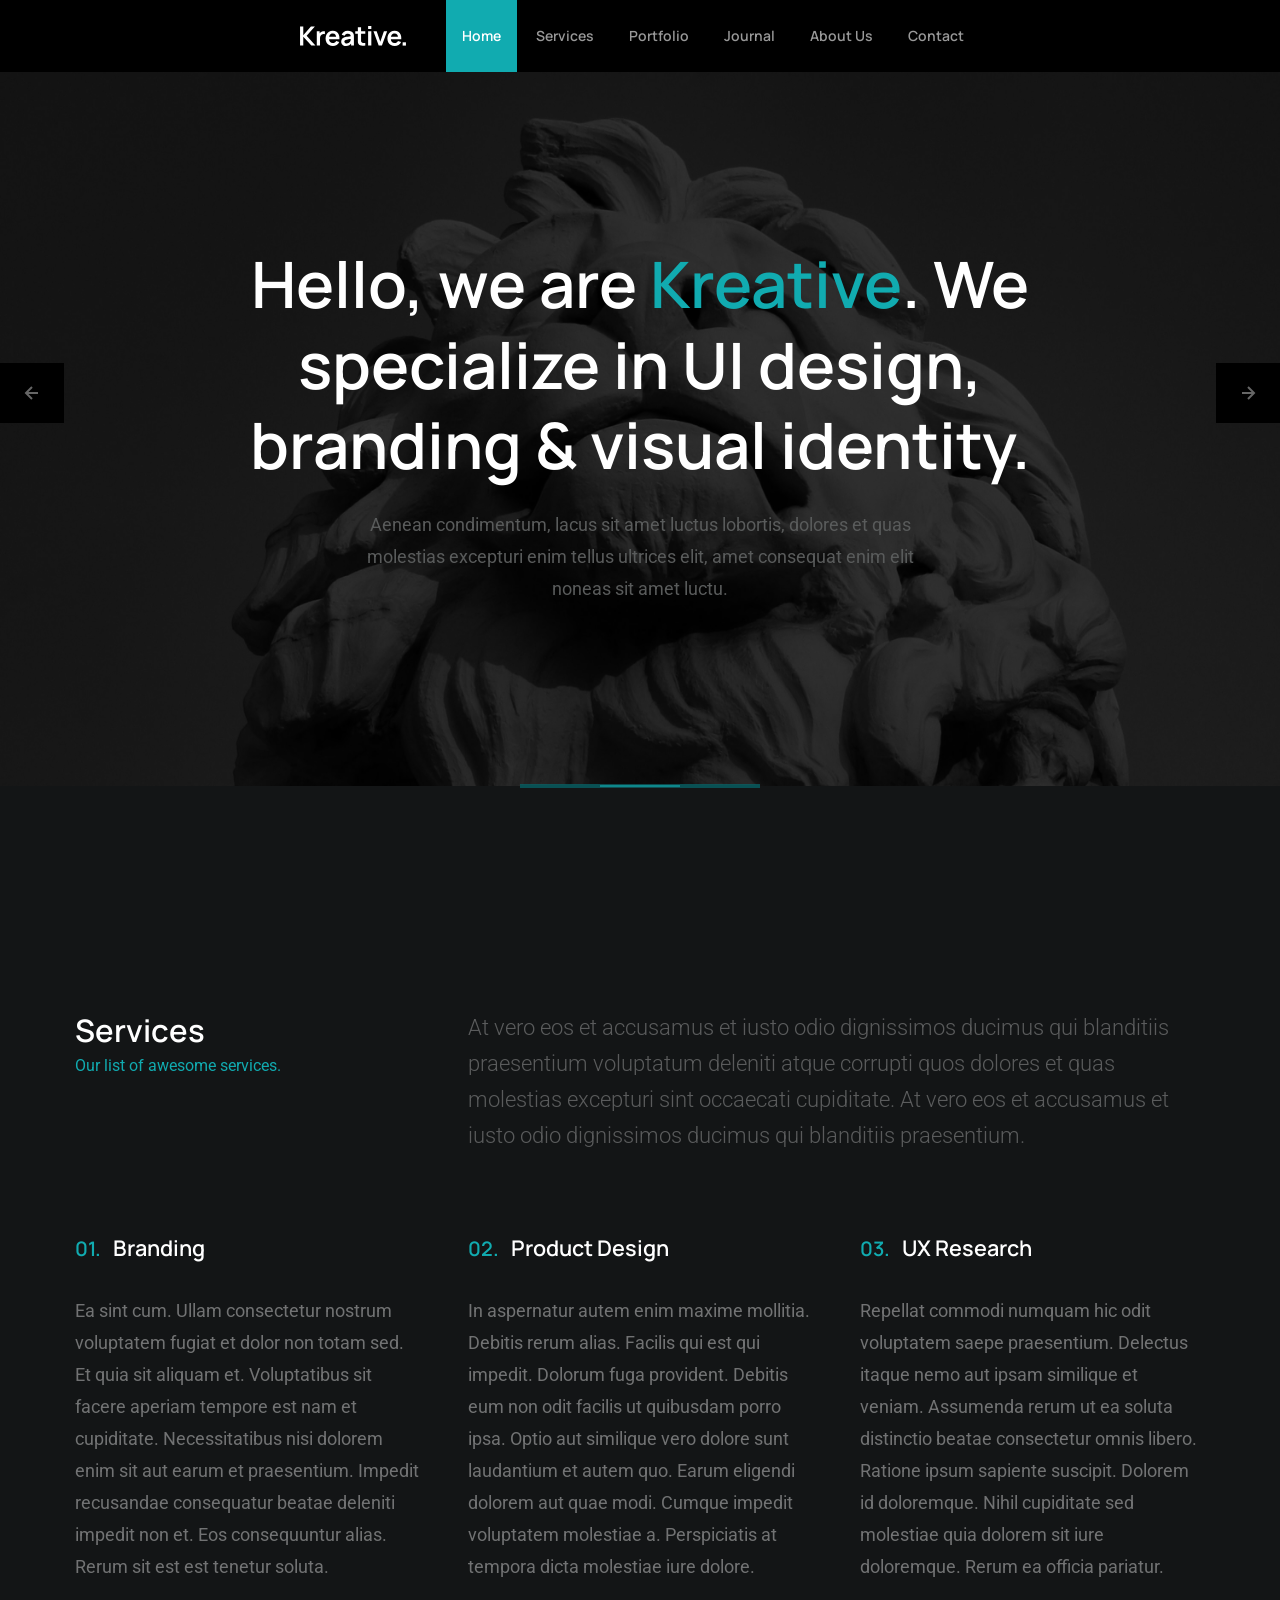
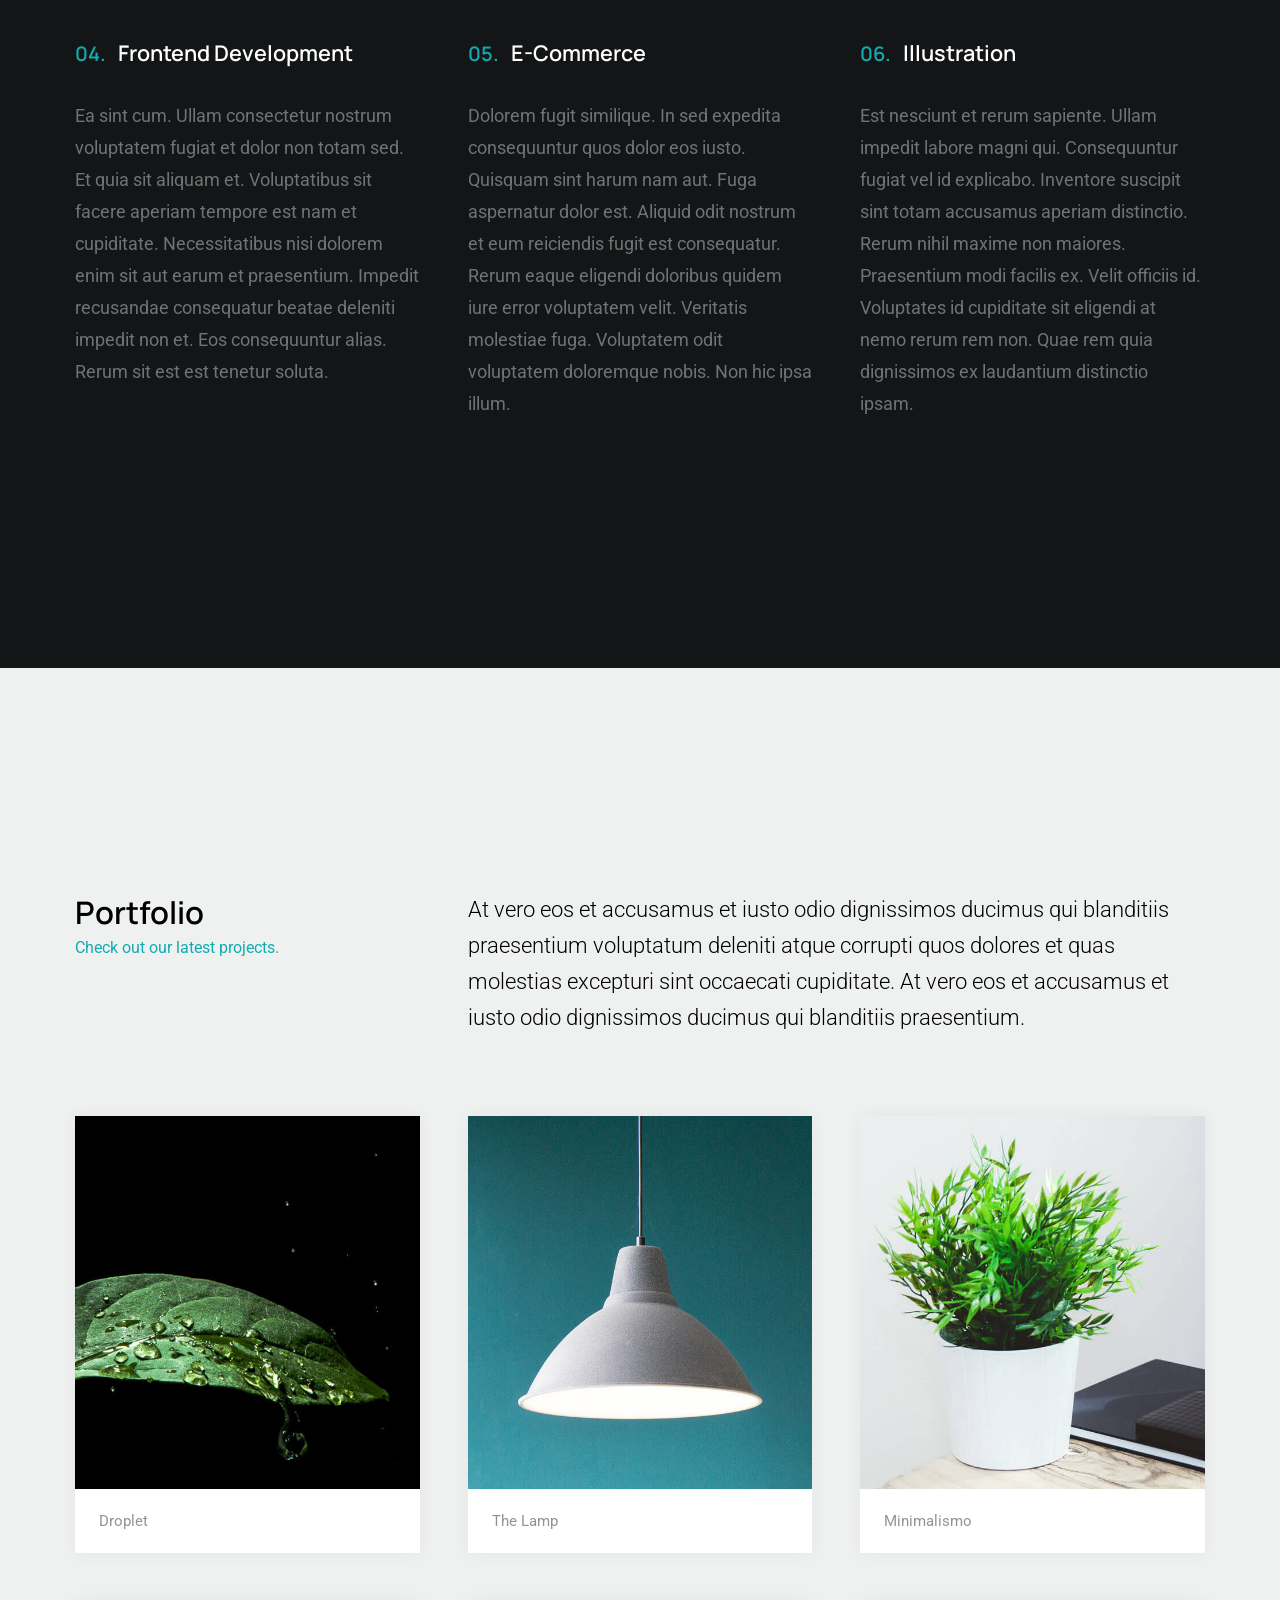
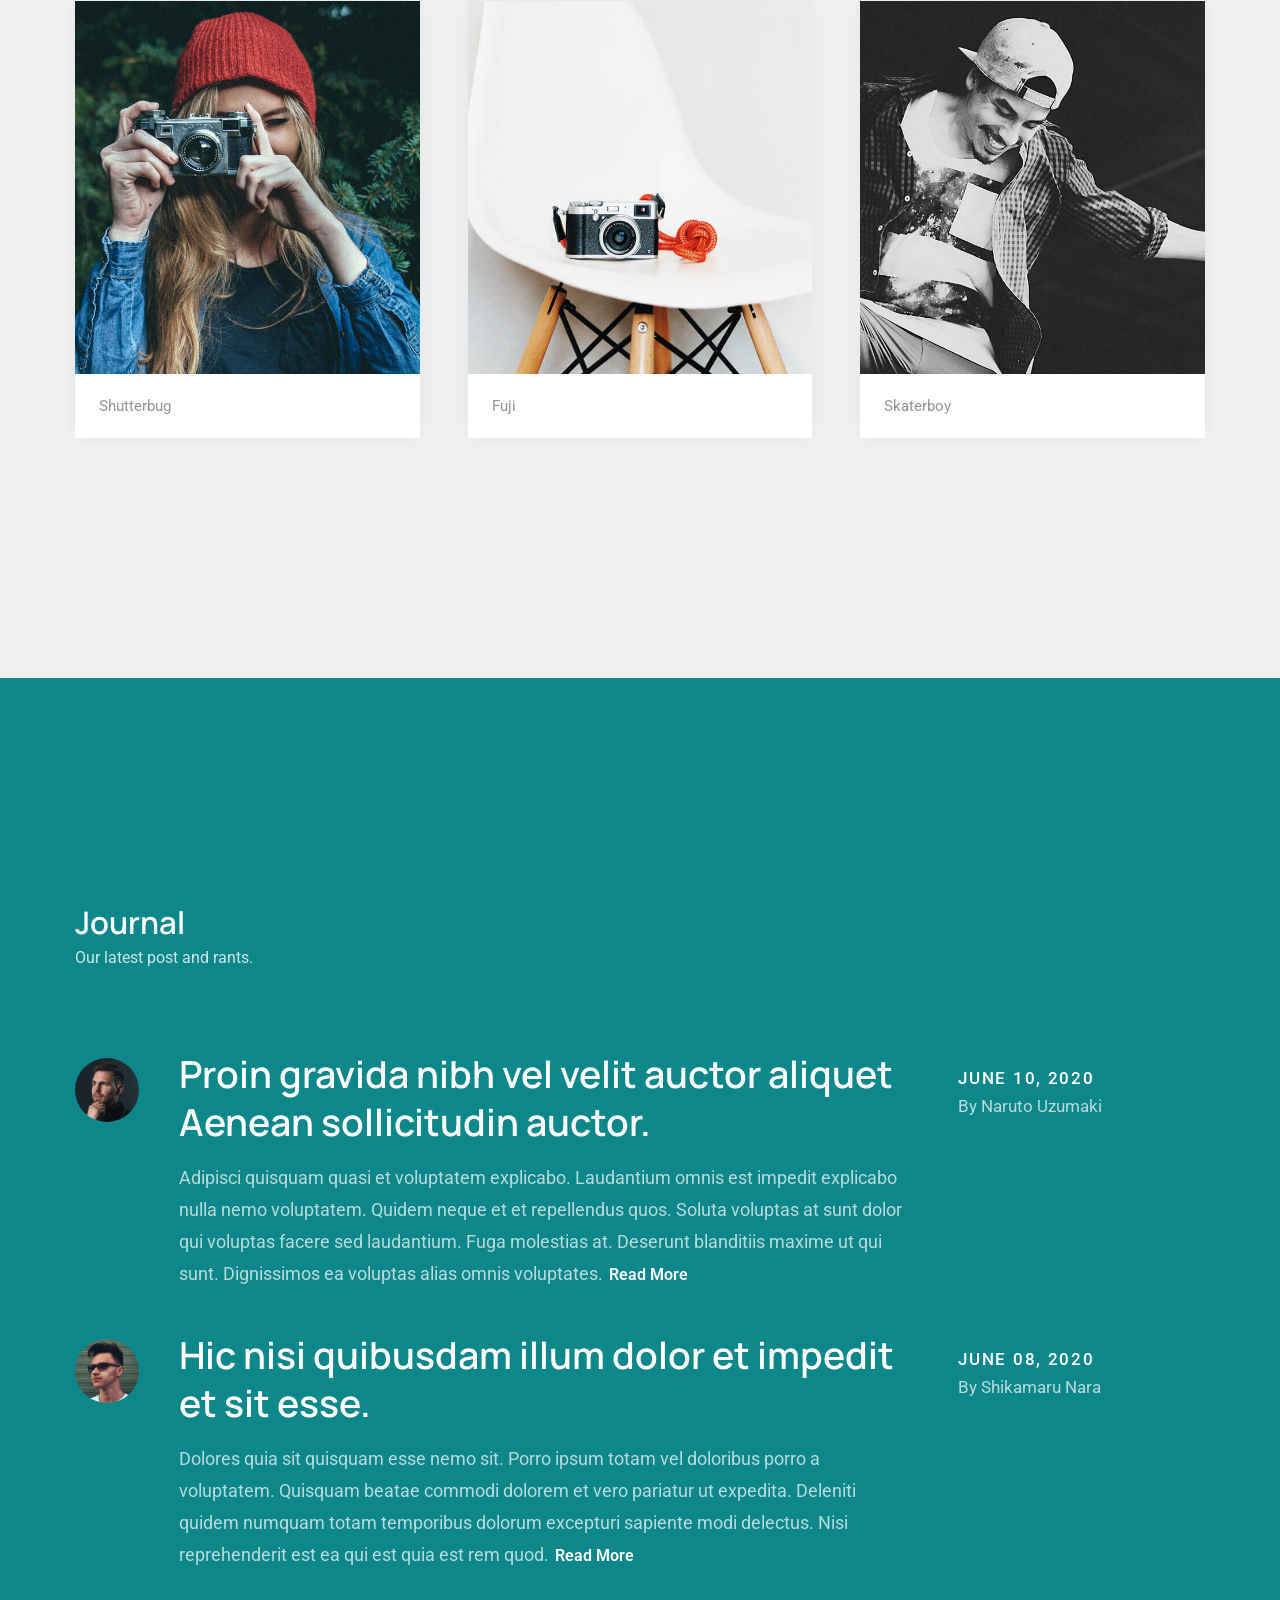
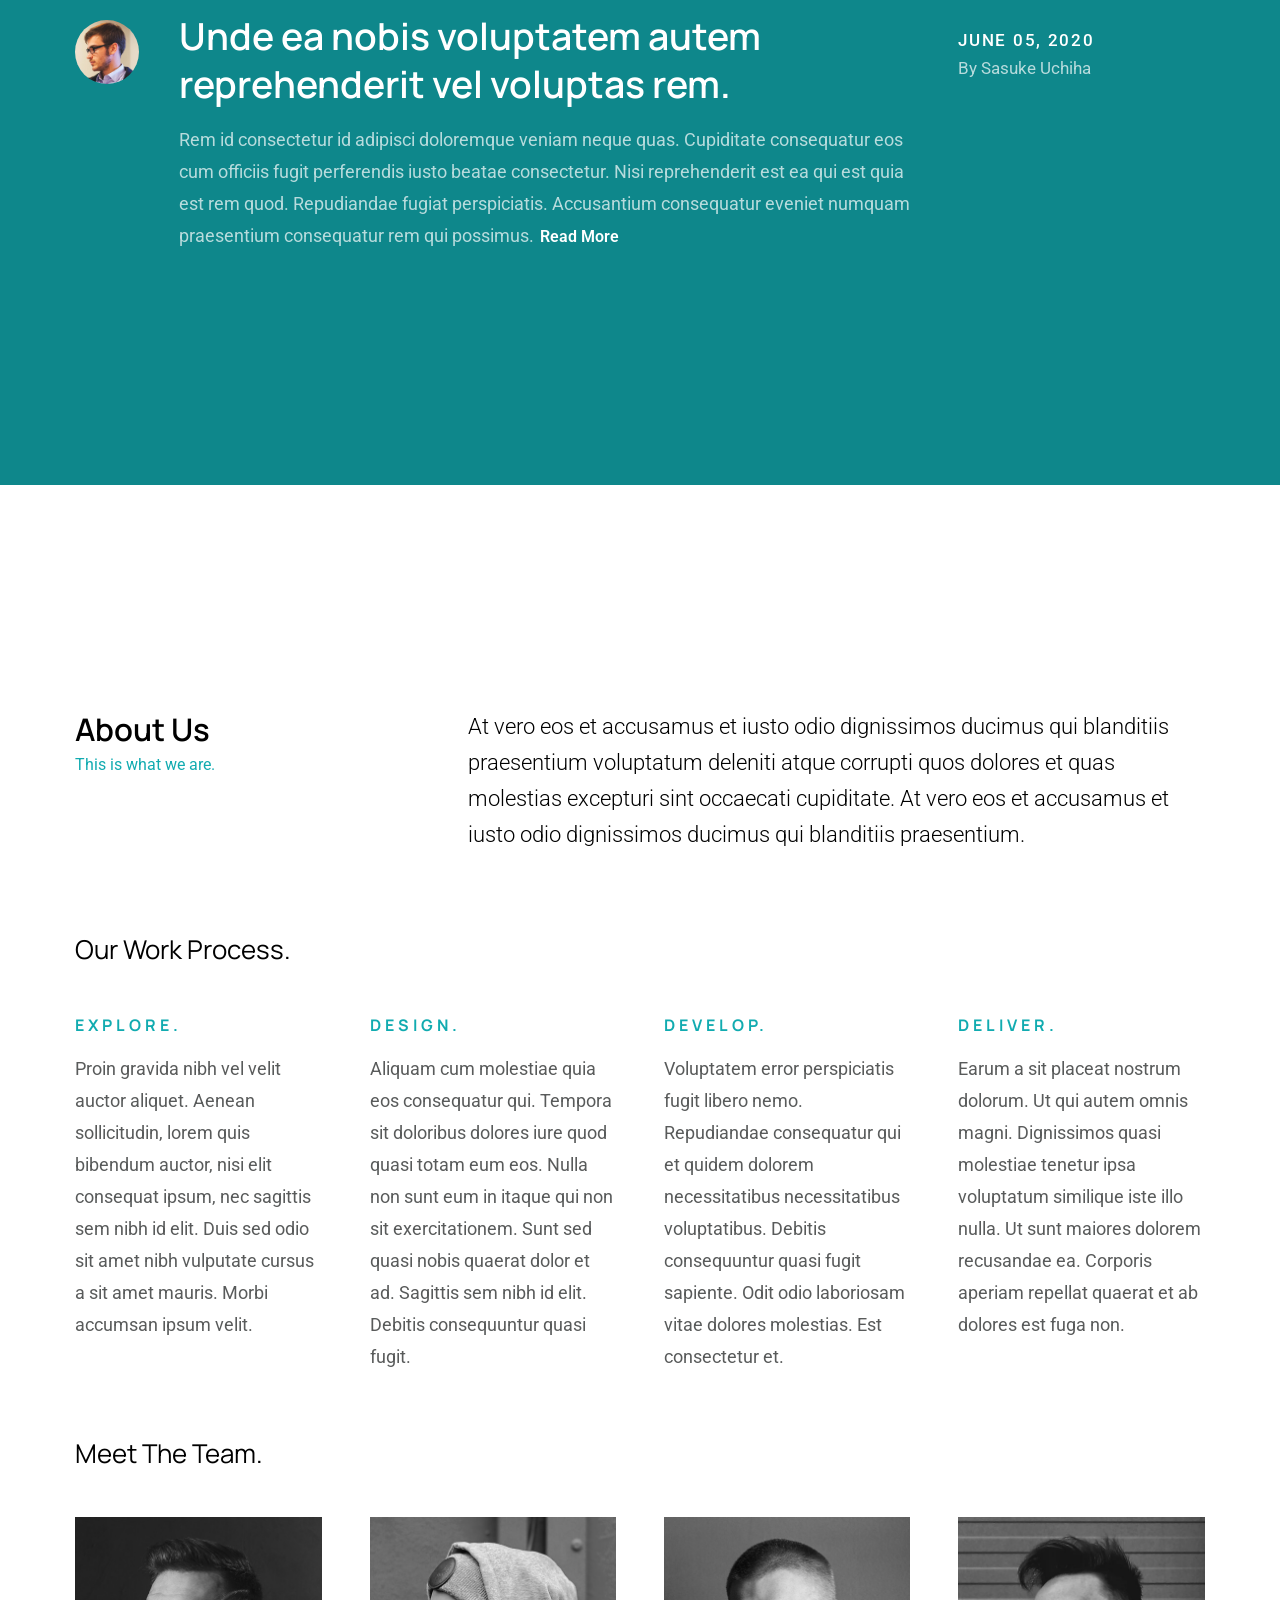
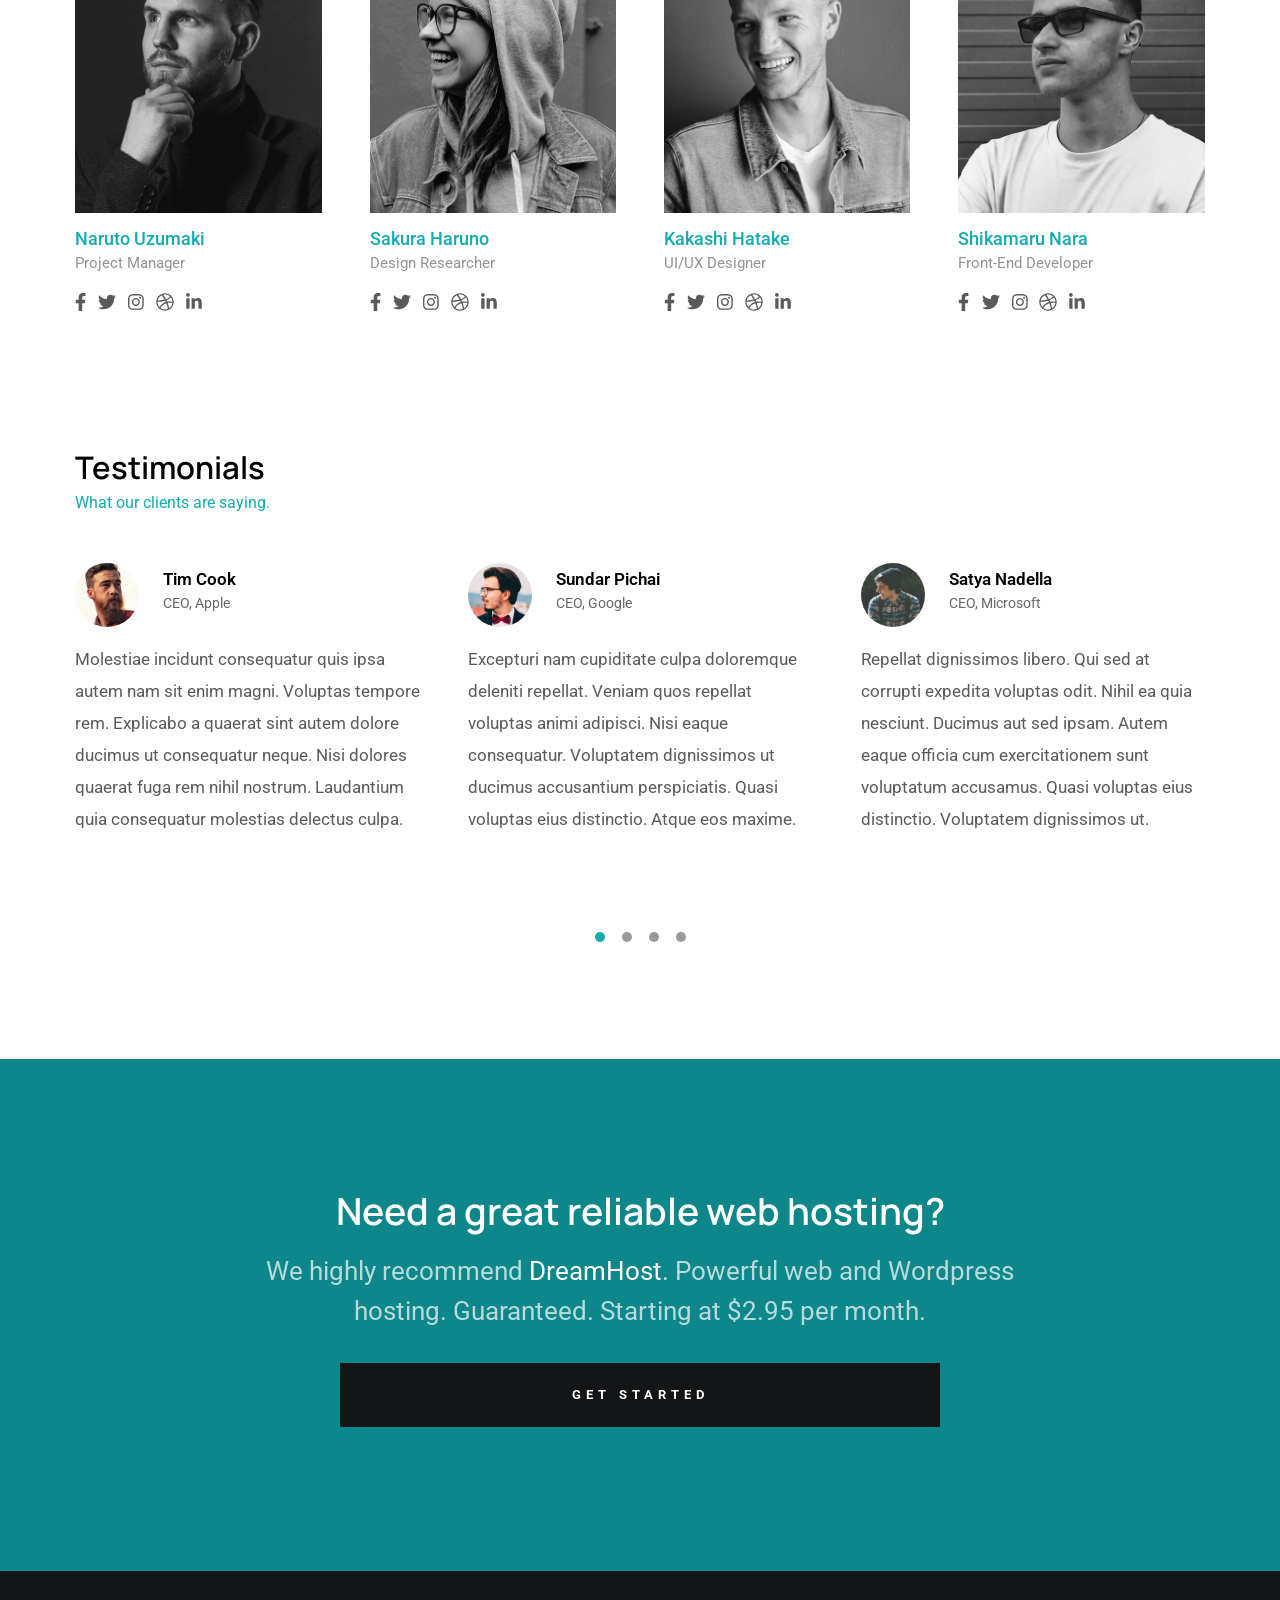
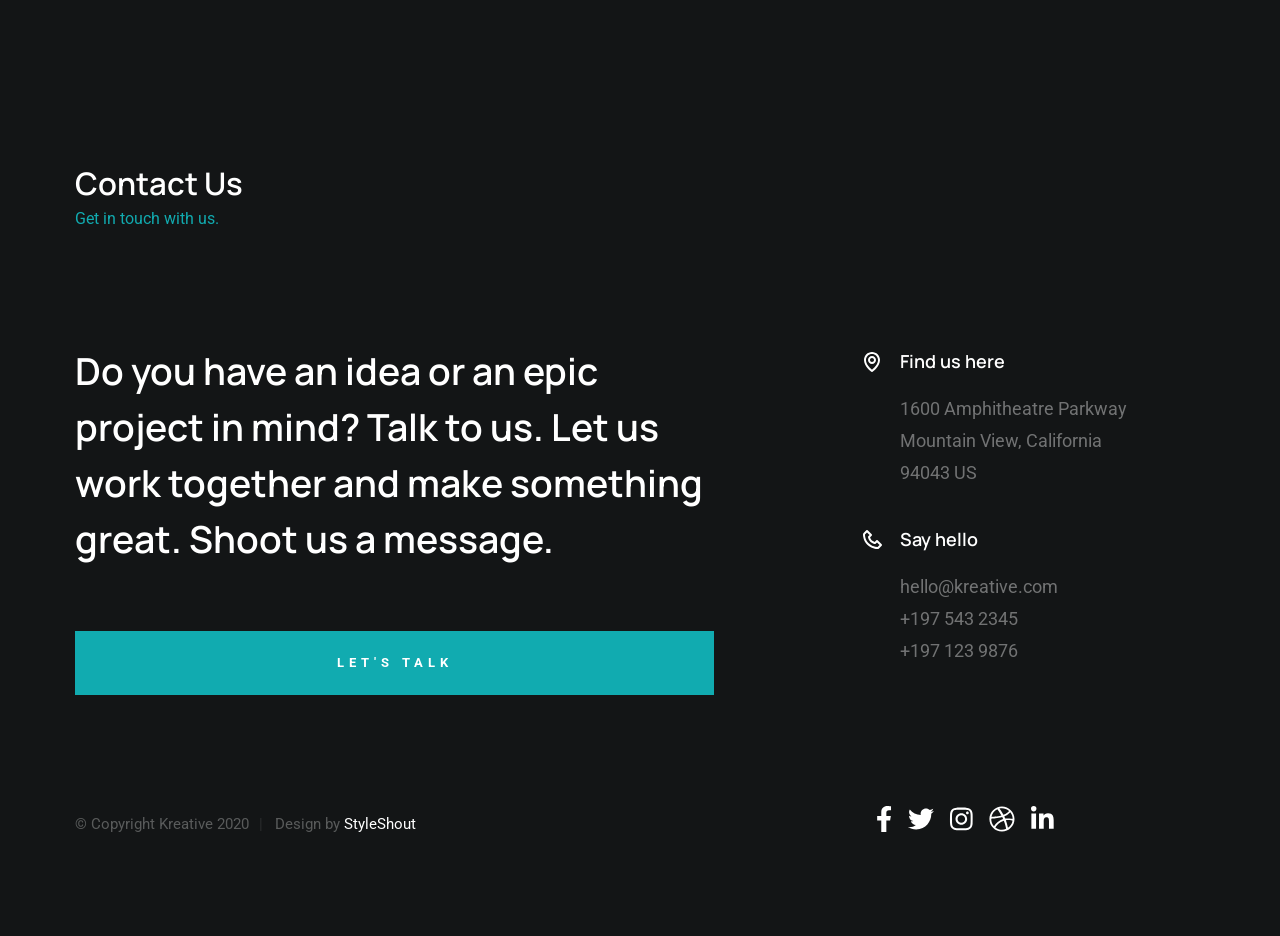
<file: index.html>
<!DOCTYPE html>
<html class="no-js" lang="en">
<head>

    <!--- basic page needs
    ================================================== -->
    <meta charset="utf-8">
    <title>Kreative</title>
    <meta name="description" content="">
    <meta name="author" content="">

    <!-- mobile specific metas
    ================================================== -->
    <meta name="viewport" content="width=device-width, initial-scale=1">

    <!-- CSS
    ================================================== -->
    <link rel="stylesheet" href="css/styles.css">
    <link rel="stylesheet" href="css/vendor.css">

    <!-- script
    ================================================== -->
    <script src="js/modernizr.js"></script>
    <script defer src="js/fontawesome/all.min.js"></script>

    <!-- favicons
    ================================================== -->
    <link rel="apple-touch-icon" sizes="180x180" href="apple-touch-icon.png">
    <link rel="icon" type="image/png" sizes="32x32" href="favicon-32x32.png">
    <link rel="icon" type="image/png" sizes="16x16" href="favicon-16x16.png">
    <link rel="manifest" href="site.webmanifest">

</head>

<body id="top">


    <!-- preloader
    ================================================== -->
    <div id="preloader">
        <div id="loader"></div>
    </div>


    <!-- header
    ================================================== -->
    <header class="s-header">
        <div class="row">

            <div class="s-header__logo">
                <a href="index.html">
                    <img src="images/logo.svg" alt="Homepage">
                </a>
            </div>

            <nav class="s-header__nav">
                <ul>
                    <li class="current"><a class="smoothscroll" href="#home">Home</a></li>
                    <li><a class="smoothscroll" href="#services">Services</a></li>
                    <li><a class="smoothscroll" href="#portfolio">Portfolio</a></li>
                    <li><a class="smoothscroll" href="#blog">Journal</a></li>
                    <li><a class="smoothscroll" href="#about">About Us</a></li>
                    <li><a class="smoothscroll" href="#contact">Contact</a></li>
                </ul>
            </nav>

            <a class="s-header__menu-toggle" href="#0" title="Menu">
                <span class="s-header__menu-icon"></span>
            </a>

        </div> <!-- end row -->
    </header> <!-- end s-header -->


    <!-- home
    ================================================== -->
    <section id="home" class="s-home target-section" data-parallax="scroll" data-image-src="images/hero-bg.jpg" data-natural-width="3000" data-natural-height="2000">

        <div class="s-home__content">

            <div class="s-home__slider">

                <div class="s-home__slide s-home__slide--1">
                    <div class="row">
                        <div class="column large-12 s-home__slide-text">
                            <h2>
                            Hello, we are <span>Kreative</span>.
                            We specialize in UI design, branding & visual identity.
                            </h2>
                            <p>
                            Aenean condimentum, lacus sit amet luctus lobortis, 
                            dolores et quas molestias excepturi enim tellus ultrices 
                            elit, amet consequat enim elit noneas sit amet luctu.
                            </p>
                        </div>
                    </div>
                </div> <!-- end s-home__slide -->

                <div class="s-home__slide s-home__slide--2">
                    <div class="row">
                        <div class="column large-12 s-home__slider-text">
                            <h2>
                            See some of <a href="#portfolio" title="">our works</a> or 
                            <a href="#contact" title="">get in
                            touch</a> to discuss how we could help you.
                            </h2>
                            <p>
                            Expedita tempora nostrum. Quidem sit consequatur. Inventore 
                            aut ut necessitatibus. Corporis suscipit quis consequatur aut 
                            aliquid vitae et architecto nam.
                            </p>
                        </div>
                    </div>
                </div> <!-- end s-home__slide -->

            </div> <!-- end s-home__slider -->

        </div> <!-- end s-home__content -->

        <div class="s-home__nav-arrows">
            <div class="s-home__arrow-prev">
                <svg xmlns="http://www.w3.org/2000/svg" width="24" height="24" viewBox="0 0 24 24"><path d="M12.707 17.293L8.414 13H18v-2H8.414l4.293-4.293-1.414-1.414L4.586 12l6.707 6.707z"/></svg>
            </div>
            <div class="s-home__arrow-next">
                <svg xmlns="http://www.w3.org/2000/svg" width="24" height="24" viewBox="0 0 24 24"><path d="M11.293 17.293l1.414 1.414L19.414 12l-6.707-6.707-1.414 1.414L15.586 11H6v2h9.586z"/></svg>
            </div>
        </div> <!-- end s-home__nav-arrows -->

        <div class="s-home__line"></div>

    </section> <!-- end s-home -->


    <!-- services
    ================================================== -->
    <section id="services" class="s-services target-section s-dark">

        <div class="row section-head">
            <div class="column large-3 medium-12" data-aos="fade-up">
                <h2>Services</h2>
                <p class="desc">Our list of awesome services.</p>
            </div>

            <div class="column large-8 medium-12 align-x-right" data-aos="fade-up">
                <p class="lead">
                At vero eos et accusamus et iusto odio dignissimos ducimus qui blanditiis 
                praesentium voluptatum deleniti atque corrupti quos dolores et quas molestias 
                excepturi sint occaecati cupiditate. At vero eos et accusamus et iusto odio 
                dignissimos ducimus qui blanditiis praesentium.
                </p>
            </div>
        </div> <!-- end section-head -->

        <div class="row block-large-1-3 block-medium-1-2 block-tab-full services-list">

            <div class="column services-item" data-aos="fade-up">
                <h5>Branding</h5>
                <p>
                Ea sint cum. Ullam consectetur nostrum 
                voluptatem fugiat et dolor non totam sed. Et quia sit aliquam et.
                Voluptatibus sit facere aperiam tempore est nam et cupiditate. Necessitatibus 
                nisi dolorem enim sit aut earum et praesentium. Impedit recusandae consequatur 
                beatae deleniti impedit non et. Eos consequuntur alias. Rerum sit est est 
                tenetur soluta.
                </p>
            </div> <!-- end services-item -->

            <div class="column services-item" data-aos="fade-up">
                <h5>Product Design</h5>
                <p>
                In aspernatur autem enim maxime mollitia. Debitis rerum alias. Facilis qui est qui 
                impedit. Dolorum fuga provident. Debitis eum non odit facilis ut quibusdam porro 
                ipsa. Optio aut similique vero dolore sunt laudantium et autem quo. Earum eligendi dolorem 
                aut quae modi. Cumque impedit voluptatem molestiae a. Perspiciatis at tempora 
                dicta molestiae iure dolore.
                </p>
            </div> <!-- end services-item -->

            <div class="column services-item" data-aos="fade-up">
                <h5>UX Research</h5>
                <p>
                Repellat commodi numquam hic odit voluptatem saepe praesentium. Delectus itaque nemo 
                aut ipsam similique et veniam. Assumenda rerum ut ea soluta distinctio beatae consectetur 
                omnis libero. Ratione ipsum sapiente suscipit. Dolorem id doloremque. Nihil cupiditate 
                sed molestiae quia dolorem sit iure doloremque. Rerum ea officia pariatur. 
                </p>
            </div> <!-- end services-item -->

            <div class="column services-item" data-aos="fade-up">
                <h5>Frontend Development</h5>
                <p>
                Ea sint cum. Ullam consectetur nostrum 
                voluptatem fugiat et dolor non totam sed. Et quia sit aliquam et.
                Voluptatibus sit facere aperiam tempore est nam et cupiditate. Necessitatibus 
                nisi dolorem enim sit aut earum et praesentium. Impedit recusandae consequatur 
                beatae deleniti impedit non et. Eos consequuntur alias. Rerum sit est est 
                tenetur soluta.
                </p>
            </div> <!-- end services-item -->

            <div class="column services-item" data-aos="fade-up">
                <h5>E-Commerce</h5>
                <p>
                Dolorem fugit similique. In sed expedita consequuntur quos dolor eos iusto. Quisquam sint harum nam aut.
                Fuga aspernatur dolor est. Aliquid odit nostrum et eum reiciendis fugit est consequatur. Rerum eaque 
                eligendi doloribus quidem iure error voluptatem velit. Veritatis molestiae fuga. Voluptatem 
                odit voluptatem doloremque nobis. Non hic ipsa illum.
                </p>
            </div> <!-- end services-item -->

            <div class="column services-item" data-aos="fade-up">
                <h5>Illustration</h5>
                <p>
                Est nesciunt et rerum sapiente. Ullam impedit labore magni qui. Consequuntur fugiat vel id explicabo. 
                Inventore suscipit sint totam accusamus aperiam distinctio. Rerum nihil maxime non maiores. Praesentium modi facilis ex.
                Velit officiis id. Voluptates id cupiditate sit eligendi at nemo rerum rem non. Quae rem quia dignissimos ex 
                laudantium distinctio ipsam. 
                </p>
            </div> <!-- end services-item -->

        </div> <!-- end services-list -->

    </section> <!-- end s-services -->


    <!-- portfolio
    ================================================== -->
    <section id="portfolio" class="s-portfolio target-section">

        <div class="row section-head">
            <div class="column large-3 medium-12" data-aos="fade-up">
                <h2>Portfolio</h2>
                <p class="desc">Check out our latest projects.</p>
            </div>

            <div class="column large-8 medium-12 align-x-right" data-aos="fade-up">
                <p class="lead">
                At vero eos et accusamus et iusto odio dignissimos ducimus qui blanditiis 
                praesentium voluptatum deleniti atque corrupti quos dolores et quas molestias 
                excepturi sint occaecati cupiditate. At vero eos et accusamus et iusto odio 
                dignissimos ducimus qui blanditiis praesentium.
                </p>
            </div>
        </div> <!-- end section-head -->

        <div class="row block-large-1-3 block-medium-1-2 block-mob-full folio-list">

            <div class="column folio-item" data-aos="fade-up">
                <a href="#modal-01" class="folio-item__thumb" data-lity>
                    <img src="images/portfolio/droplet.jpg" 
                         srcset="images/portfolio/droplet.jpg 1x, 
                                 images/portfolio/droplet@2x.jpg 2x" alt="">
                    <span class="folio-item__text">
                        Droplet
                    </span>
                </a>
            </div> <!-- end folio-item -->

            <div class="column folio-item" data-aos="fade-up">
                <a href="#modal-02" class="folio-item__thumb" data-lity>
                    <img src="images/portfolio/lamp.jpg" 
                         srcset="images/portfolio/lamp.jpg 1x, 
                                 images/portfolio/lamp@2x.jpg 2x" alt="">
                    <span class="folio-item__text">
                        The Lamp
                    </span>
                </a>
            </div> <!-- end folio-item -->

            <div class="column folio-item" data-aos="fade-up">
                <a href="#modal-03" class="folio-item__thumb" data-lity>
                    <img src="images/portfolio/minimalismo.jpg" 
                         srcset="images/portfolio/minimalismo.jpg 1x, 
                                 images/portfolio/minimalismo@2x.jpg 2x" alt="">
                    <span class="folio-item__text">
                        Minimalismo
                    </span>
                </a>
            </div> <!-- end folio-item -->

            <div class="column folio-item" data-aos="fade-up">
                <a href="#modal-04" class="folio-item__thumb" data-lity>
                    <img src="images/portfolio/shutterbug.jpg" 
                         srcset="images/portfolio/shutterbug.jpg 1x, 
                                 images/portfolio/shutterbug@2x.jpg 2x" alt="">
                    <span class="folio-item__text">
                        Shutterbug
                    </span>
                </a>
            </div> <!-- end folio-item -->

            <div class="column folio-item" data-aos="fade-up">
                <a href="#modal-05" class="folio-item__thumb" data-lity>
                    <img src="images/portfolio/fuji.jpg" 
                         srcset="images/portfolio/fuji.jpg 1x, 
                                 images/portfolio/fuji@2x.jpg 2x" alt="">
                    <span class="folio-item__text">
                        Fuji
                    </span>
                </a>
            </div> <!-- end folio-item -->

            <div class="column folio-item" data-aos="fade-up">
                <a href="#modal-06" class="folio-item__thumb" data-lity>
                    <img src="images/portfolio/skaterboy.jpg" 
                         srcset="images/portfolio/skaterboy.jpg 1x, 
                                 images/portfolio/skaterboy@2x.jpg 2x" alt="">
                    <span class="folio-item__text">
                        Skaterboy
                    </span>
                </a>
            </div> <!-- end folio-item -->

        </div> <!-- end folio-list -->


        <!-- Modal Popup
        =========================================================== -->
        <div id="modal-01" class="modal-popup lity-hide">

            <img src="images/portfolio/gallery/g-droplet.jpg" alt="" />

            <div class="modal-popup__desc">
                <h5>Droplet</h5>
                <p>Odio soluta enim quos sit asperiores rerum rerum repudiandae cum. Vel voluptatem alias qui assumenda iure et expedita voluptatem. Ratione officiis quae.</p>
                <ul class="modal-popup__cat">
                    <li>Branding</li>
                    <li>Product Design</li>
                </ul>
            </div>

            <a href="https://www.behance.net/" class="modal-popup__details">Project link</a>

        </div> <!-- end modal-01 -->

        <div id="modal-02" class="modal-popup lity-hide">

            <img src="images/portfolio/gallery/g-lamp.jpg" alt="" />

            <div class="modal-popup__desc">
                <h5>The Lamp</h5>
                <p>Proin gravida nibh vel velit auctor aliquet. Aenean sollicitudin, lorem quis bibendum auctor, nisi elit consequat ipsum, nec sagittis sem nibh id elit.</p>
                <ul class="modal-popup__cat">
                    <li>Branding</li>
                </ul>
            </div>

            <a href="https://www.behance.net/" class="modal-popup__details">Project link</a>

        </div><!-- end modal-02 -->

        <div id="modal-03" class="modal-popup lity-hide">

            <img src="images/portfolio/gallery/g-minimalismo.jpg" alt="" />

            <div class="modal-popup__desc">
                <h5>Minimalismo</h5>
                <p>Exercitationem reprehenderit quod explicabo consequatur aliquid ut magni ut. Deleniti quo corrupti illum velit eveniet ratione necessitatibus ipsam mollitia.</p>
                <ul class="modal-popup__cat">
                    <li>Product Design</li>
                </ul>
            </div>

            <a href="https://www.behance.net/" class="modal-popup__details">Project link</a>

        </div><!-- end modal-03 -->

        <div id="modal-04" class="modal-popup lity-hide">

            <img src="images/portfolio/gallery/g-shutterbug.jpg" alt="" />

            <div class="modal-popup__desc">
                <h5>Shutterbug</h5>
                <p>Dolores velit qui quos nobis. Aliquam delectus voluptas quos possimus non voluptatem voluptas voluptas. Est doloribus eligendi porro doloribus voluptatum.</p>
                <ul class="modal-popup__cat">
                    <li>E-Commerce</li>
                </ul>
            </div>

            <a href="https://www.behance.net/" class="modal-popup__details">Project link</a>

        </div><!-- end modal-04 -->

        <div id="modal-05" class="modal-popup lity-hide">

            <img src="images/portfolio/gallery/g-fuji.jpg" alt="" />

            <div class="modal-popup__desc">
                <h5>Fuji</h5>
                <p>Proin gravida nibh vel velit auctor aliquet. Aenean sollicitudin, lorem quis bibendum auctor, nisi elit consequat ipsum, nec sagittis sem nibh id elit.</p>
                <ul class="modal-popup__cat">
                    <li>Product Design</li>
                </ul>
            </div>

            <a href="https://www.behance.net/" class="modal-popup__details">Project link</a>

        </div><!-- end modal-05 -->

        <div id="modal-06" class="modal-popup lity-hide">

            <img src="images/portfolio/gallery/g-skaterboy.jpg" alt="" />

            <div class="modal-popup__desc">
                <h5>Skaterboy</h5>
                <p>Quisquam vel libero consequuntur autem voluptas. Qui aut vero. Omnis fugit mollitia cupiditate voluptas. Aenean sollicitudin, lorem quis bibendum auctor.</p>
                <ul class="modal-popup__cat">
                    <li>Branding</li>
                    <li>Product Design</li>
                </ul>
            </div>

            <a href="https://www.behance.net/" class="modal-popup__details">Project link</a>

        </div><!-- end modal-06 -->

    </section> <!-- end s-portfolio -->


    <!-- blog
    ================================================== -->
    <section id="blog" class="s-blog target-section s-dark">

        <div class="row section-head">
            <div class="column large-3 medium-12" data-aos="fade-up">
                <h2>Journal</h2>
                <p class="desc">Our latest post and rants.</p>
            </div>
        </div> <!-- end section-head -->

        <!-- Blog Entries -->
        <div class="blog-entries">

            <article class="blog-entry" data-aos="fade-up">

                <div class="row blog-entry__header">
                    <div class="blog-entry__avatar">
                        <img src="images/avatars/user-06.jpg" alt="Naruto Uzumaki" />
                    </div>

                    <div class="column large-9 w-1000-stack blog-entry__title">
                        <h3 class="h2"><a href="blog-single.html">Proin gravida nibh vel velit auctor aliquet Aenean sollicitudin auctor.</a></h3>
                    </div>

                    <div class="column large-3 w-1000-stack blog-entry__meta">
                        <span class="blog-entry__date">June 10, 2020</span>
                        <span class="blog-entry__byline">By Naruto Uzumaki</span> 
                    </div>
                </div> <!-- end blog-entry__header -->

                <div class="row">

                    <div class="column large-9 w-1000-stack blog-entry__content">
                        <p>
                        Adipisci quisquam quasi et voluptatem explicabo. Laudantium omnis est 
                        impedit explicabo nulla nemo voluptatem. Quidem neque et et repellendus quos.
                        Soluta voluptas at sunt dolor qui voluptas facere sed laudantium. Fuga molestias at. 
                        Deserunt blanditiis maxime ut qui sunt. Dignissimos ea voluptas alias omnis voluptates.
                        <a href="blog-single.html" class="more-link">Read More</a></p>
                    </div>

                </div>

            </article> <!-- end blog-entry -->

            <article class="blog-entry" data-aos="fade-up">

                <div class="row blog-entry__header">
                    <div class="blog-entry__avatar">
                        <img src="images/avatars/user-07.jpg" alt="Shikamaru Nara" />
                    </div>

                    <div class="column large-9 w-1000-stack blog-entry__title">
                        <h3 class="h2"><a href="blog-single.html">
                            Hic nisi quibusdam illum dolor et impedit et sit esse. 
                        </a></h3>
                    </div>

                    <div class="column large-3 w-1000-stack blog-entry__meta">
                        <span class="blog-entry__date">June 08, 2020</span>
                        <span class="blog-entry__byline">By Shikamaru Nara</span> 
                    </div>
                </div> <!-- end blog-entry__header -->

                <div class="row">

                    <div class="column large-9 w-1000-stack blog-entry__content">
                        <p>
                        Dolores quia sit quisquam esse nemo sit. Porro ipsum totam vel doloribus porro a voluptatem. 
                        Quisquam beatae commodi dolorem et vero pariatur ut expedita. Deleniti quidem numquam totam 
                        temporibus dolorum excepturi sapiente modi delectus. Nisi reprehenderit est ea qui 
                        est quia est rem quod.
                        <a href="blog-single.html" class="more-link">Read More</a></p>
                    </div>

                </div>

            </article> <!-- end blog-entry -->

            <article class="blog-entry" data-aos="fade-up">

                <div class="row blog-entry__header">
                    <div class="blog-entry__avatar">
                        <img src="images/avatars/user-01.jpg" alt="Sasuke Uchiha" />
                    </div>

                    <div class="column large-9 w-1000-stack blog-entry__title">
                        <h3 class="h2"><a href="blog-single.html">
                            Unde ea nobis voluptatem autem reprehenderit vel voluptas rem. 
                        </a></h3>
                    </div>

                    <div class="column large-3 w-1000-stack blog-entry__meta">
                        <span class="blog-entry__date">June 05, 2020</span>
                        <span class="blog-entry__byline">By Sasuke Uchiha</span> 
                    </div>
                </div> <!-- end blog-entry__header -->

                <div class="row">

                    <div class="column large-9 w-1000-stack blog-entry__content">
                        <p>
                        Rem id consectetur id adipisci doloremque veniam neque quas. Cupiditate consequatur eos 
                        cum officiis fugit perferendis iusto beatae consectetur. Nisi reprehenderit est ea qui 
                        est quia est rem quod. Repudiandae fugiat perspiciatis. Accusantium consequatur eveniet 
                        numquam praesentium consequatur rem qui possimus.
                        <a href="blog-single.html" class="more-link">Read More<i class="icon-angle-right"></i></a></p>
                    </div>

                </div>

            </article> <!-- end blog-entry -->

        </div> <!-- end blog entries -->

    </section> <!-- end s-blog -->


    <!-- about
    ================================================== -->
    <section id="about" class="s-about target-section">

        <div class="row section-head">
            <div class="column large-3 medium-12" data-aos="fade-up">
                <h2>About Us</h2>
                <p class="desc">This is what we are.</p>
            </div>

            <div class="column large-8 medium-12 align-x-right" data-aos="fade-up">
                <p class="lead">
                At vero eos et accusamus et iusto odio dignissimos ducimus qui blanditiis 
                praesentium voluptatum deleniti atque corrupti quos dolores et quas molestias 
                excepturi sint occaecati cupiditate. At vero eos et accusamus et iusto odio 
                dignissimos ducimus qui blanditiis praesentium.
                </p>
            </div>
        </div> <!-- end section-head -->

        <div class="row">
            <div class="column" data-aos="fade-up">
                <h4>Our Work Process.</h4>
            </div>
        </div>

        <div class="row block-large-1-4 block-medium-1-2 block-mob-full process-block">

            <div class="column process" data-aos="fade-up">
                <h6>Explore.</h6>
    
                <p>
                Proin gravida nibh vel velit auctor aliquet. Aenean sollicitudin, lorem quis bibendum auctor,
                nisi elit consequat ipsum, nec sagittis sem nibh id elit. Duis sed odio sit amet nibh vulputate
                cursus a sit amet mauris. Morbi accumsan ipsum velit.
                </p>
            </div>
   
            <div class="column process" data-aos="fade-up">
               <h6>Design.</h6>
   
                <p>
                Aliquam cum molestiae quia eos consequatur qui. Tempora sit doloribus dolores iure quod quasi 
                totam eum eos. Nulla non sunt eum in itaque qui non sit exercitationem. Sunt sed quasi nobis 
                quaerat dolor et ad. Sagittis sem nibh id elit. Debitis consequuntur quasi fugit.
                </p>
            </div>
   
            <div class="column process" data-aos="fade-up">
                <h6>Develop.</h6>
   
                <p>
                Voluptatem error perspiciatis fugit libero nemo. Repudiandae consequatur qui et quidem dolorem 
                necessitatibus necessitatibus voluptatibus. Debitis consequuntur quasi fugit sapiente. Odit odio laboriosam 
                vitae dolores molestias. Est consectetur et.
                </p>
            </div>
   
            <div class="column process" data-aos="fade-up">
                <h6>Deliver.</h6>
    
                <p>
                Earum a sit placeat nostrum dolorum. Ut qui autem omnis magni. Dignissimos quasi molestiae tenetur ipsa 
                voluptatum similique iste illo nulla. Ut sunt maiores dolorem recusandae ea. Corporis aperiam repellat quaerat 
                et ab dolores est fuga non.
                </p>
            </div>
   
         </div> <!-- end process-block -->

         <div class="row">
            <div class="column" data-aos="fade-up">
                <h4>Meet The Team.</h4>
            </div>
        </div>

        <div class="row block-large-1-4 block-medium-1-3 block-tab-1-2 block-500-stack team-block">

            <div class="column team-member" data-aos="fade-up">
                <div class="team-member__pic">
                    <img src="images/team/team-member-01.jpg" 
                         srcset="images/team/team-member-01.jpg 1x, 
                                 images/team/team-member-01@2x.jpg 2x" alt="">
                </div>
                <div class="team-member__info">
                    <p class="team-member__name">
                        Naruto Uzumaki
                        <span>Project Manager</span>
                    </p>
                    <ul class="team-member__social">
                        <li><a href="#0"><i class="fab fa-facebook-f" aria-hidden="true"></i></a></li>
                        <li><a href="#0"><i class="fab fa-twitter" aria-hidden="true"></i></a></li>
                        <li><a href="#0"><i class="fab fa-instagram" aria-hidden="true"></i></a></li>
                        <li><a href="#0"><i class="fab fa-dribbble" aria-hidden="true"></i></a></li>
                        <li><a href="#0"><i class="fab fa-linkedin-in" aria-hidden="true"></i></a></li>
                    </ul>
                </div>
            </div>

            <div class="column team-member" data-aos="fade-up">
                <div class="team-member__pic">
                    <img src="images/team/team-member-02.jpg" 
                         srcset="images/team/team-member-02.jpg 1x, 
                                 images/team/team-member-02@2x.jpg 2x" alt="">
                </div>
                <div class="team-member__info">
                    <p class="team-member__name">
                        Sakura Haruno
                        <span>Design Researcher</span>
                    </p>
                    <ul class="team-member__social">
                        <li><a href="#0"><i class="fab fa-facebook-f" aria-hidden="true"></i></a></li>
                        <li><a href="#0"><i class="fab fa-twitter" aria-hidden="true"></i></a></li>
                        <li><a href="#0"><i class="fab fa-instagram" aria-hidden="true"></i></a></li>
                        <li><a href="#0"><i class="fab fa-dribbble" aria-hidden="true"></i></a></li>
                        <li><a href="#0"><i class="fab fa-linkedin-in" aria-hidden="true"></i></a></li>
                    </ul>
                </div>
            </div>

            <div class="column team-member" data-aos="fade-up">
                <div class="team-member__pic">
                    <img src="images/team/team-member-03.jpg" 
                         srcset="images/team/team-member-03.jpg 1x, 
                                 images/team/team-member-03@2x.jpg 2x" alt="">
                </div>
                <div class="team-member__info">
                    <p class="team-member__name">
                        Kakashi Hatake
                        <span>UI/UX Designer</span>
                    </p>
                    <ul class="team-member__social">
                        <li><a href="#0"><i class="fab fa-facebook-f" aria-hidden="true"></i></a></li>
                        <li><a href="#0"><i class="fab fa-twitter" aria-hidden="true"></i></a></li>
                        <li><a href="#0"><i class="fab fa-instagram" aria-hidden="true"></i></a></li>
                        <li><a href="#0"><i class="fab fa-dribbble" aria-hidden="true"></i></a></li>
                        <li><a href="#0"><i class="fab fa-linkedin-in" aria-hidden="true"></i></a></li>
                    </ul>
                </div>
            </div>

            <div class="column team-member" data-aos="fade-up">
                <div class="team-member__pic">
                    <img src="images/team/team-member-04.jpg" 
                         srcset="images/team/team-member-04.jpg 1x, 
                                 images/team/team-member-04@2x.jpg 2x" alt="">
                </div>
                <div class="team-member__info">
                    <p class="team-member__name">
                        Shikamaru Nara
                        <span>Front-End Developer</span>
                    </p>
                    <ul class="team-member__social">
                        <li><a href="#0"><i class="fab fa-facebook-f" aria-hidden="true"></i></a></li>
                        <li><a href="#0"><i class="fab fa-twitter" aria-hidden="true"></i></a></li>
                        <li><a href="#0"><i class="fab fa-instagram" aria-hidden="true"></i></a></li>
                        <li><a href="#0"><i class="fab fa-dribbble" aria-hidden="true"></i></a></li>
                        <li><a href="#0"><i class="fab fa-linkedin-in" aria-hidden="true"></i></a></li>
                    </ul>
                </div>
            </div>

        </div> <!-- end team-block -->

    </section> <!-- end s-about -->


    <!-- testimonials
    ================================================== -->
    <section id="testimonials" class="s-testimonials">

        <div class="row section-head">
            <div class="column large-3 medium-12" data-aos="fade-up">
                <h2>Testimonials</h2>
                <p class="desc">What our clients are saying.</p>
            </div>

        </div> <!-- end section-head -->

        <div class="row collapse">

            <div class="column testimonial-slider-outer">

                <div class="testimonial-slider" data-aos="fade-up">

                    <div class="testimonial-slider__slide">
                        <div class="testimonial-slider__author">
                            <img src="images/avatars/user-02.jpg" alt="Author image" class="testimonial-slider__avatar">
                            <cite class="testimonial-slider__cite">
                                <strong>Tim Cook</strong>
                                <span>CEO, Apple</span>
                            </cite>
                        </div>
                        <p>
                        Molestiae incidunt consequatur quis ipsa autem nam sit enim magni. Voluptas tempore rem. 
                        Explicabo a quaerat sint autem dolore ducimus ut consequatur neque.  Nisi dolores quaerat fuga rem nihil nostrum.
                        Laudantium quia consequatur molestias delectus culpa.
                        </p>
                    </div> <!-- end testimonials__slide -->
    
                    <div class="testimonial-slider__slide">
                        <div class="testimonial-slider__author">
                            <img src="images/avatars/user-03.jpg" alt="Author image" class="testimonial-slider__avatar">
                            <cite class="testimonial-slider__cite">
                                <strong>Sundar Pichai</strong>
                                <span>CEO, Google</span>
                            </cite>
                        </div>
                        <p>
                        Excepturi nam cupiditate culpa doloremque deleniti repellat. Veniam quos repellat voluptas animi adipisci.
                        Nisi eaque consequatur. Voluptatem dignissimos ut ducimus accusantium perspiciatis.
                        Quasi voluptas eius distinctio. Atque eos maxime.
                        </p>
                    </div> <!-- end testimonials__slide -->
    
                    <div class="testimonial-slider__slide">
                        <div class="testimonial-slider__author">
                            <img src="images/avatars/user-04.jpg" alt="Author image" class="testimonial-slider__avatar">
                            <cite class="testimonial-slider__cite">
                                <strong>Satya Nadella</strong>
                                <span>CEO, Microsoft</span>
                            </cite>
                        </div>
                        <p>
                        Repellat dignissimos libero. Qui sed at corrupti expedita voluptas odit. Nihil ea quia nesciunt. Ducimus aut sed ipsam.  
                        Autem eaque officia cum exercitationem sunt voluptatum accusamus. Quasi voluptas eius distinctio.
                        Voluptatem dignissimos ut.
                        </p>
                    </div> <!-- end testimonials__slide -->
    
                    <div class="testimonial-slider__slide">
                        <div class="testimonial-slider__author">
                            <img src="images/avatars/user-05.jpg" alt="Author image" class="testimonial-slider__avatar">
                            <cite class="testimonial-slider__cite">
                                <strong>Jeff Bezos</strong>
                                <span>CEO, Amazon</span>
                            </cite>
                        </div>
                        <p>
                        Nunc interdum lacus sit amet orci. Vestibulum dapibus nunc ac augue. Fusce vel dui. In ac felis 
                        quis tortor malesuada pretium. Curabitur vestibulum aliquam leo. Qui sed at corrupti expedita voluptas odit. 
                        Nihil ea quia nesciunt. Ducimus aut sed ipsam.
                        </p>
                    </div> <!-- end testimonials__slide -->

                </div> <!-- end testimonial slider -->
                
            </div> <!-- end column -->

        </div> <!-- end row -->

    </section> <!-- end s-testimonials -->


    <!-- CTA
    ================================================== -->
    <section class="s-cta ss-dark">

        <div class="row heading-block heading-block--center" data-aos="fade-up">
            <div class="column">
                <h2 class="section-desc">
                    Need a great reliable web hosting?
                </h2>
            </div>
        </div> <!-- end heading-block -->

        <div class="row cta-content" data-aos="fade-up">
            <div class="column">
                <p>
                We highly recommend <a href="https://www.dreamhost.com/r.cgi?287326">DreamHost</a>.
                Powerful web and Wordpress hosting. Guaranteed.
                Starting at $2.95 per month.
                </p>

                <a href="https://www.dreamhost.com/r.cgi?287326" class="btn h-full-width">Get Started</a>
            </div>
        </div> <!-- end ad-content -->

    </section> <!-- end s-cta -->


    <!-- contact
    ================================================== -->
    <section id="contact" class="s-contact target-section s-dark">

        <div class="row section-head">
            <div class="column large-3 medium-12">
                <h2>Contact Us</h2>
                <p class="desc">Get in touch with us.</p>
            </div>
        </div> <!-- end section-head -->

        <div class="row s-contact__content">

            <div class="column large-7 medium-12">
                <h3 class="display-1">
                    Do you have an idea or an epic project in mind? Talk to us. 
                    Let us work together and make something great. Shoot us 
                    a message.
                </h3>

                <div class="s-contact__email-us">
                    <a href="mailto:#0" class="btn btn--primary h-full-width">Let's Talk</a>
                </div>
            </div>

            <div class="column large-4 medium-12 s-contact__info-blocks">
                <div class="row">
                    <div class="column large-12 medium-6 tab-12">
                        <div class="s-contact__info-block">
                            
                            <span class="s-contact__info-block-icon">
                                <svg xmlns="http://www.w3.org/2000/svg" width="24" height="24"><path d="M12 14c2.206 0 4-1.794 4-4s-1.794-4-4-4-4 1.794-4 4 1.794 4 4 4zm0-6c1.103 0 2 .897 2 2s-.897 2-2 2-2-.897-2-2 .897-2 2-2z"/><path d="M11.42 21.814a.998.998 0 001.16 0C12.884 21.599 20.029 16.44 20 10c0-4.411-3.589-8-8-8S4 5.589 4 9.995c-.029 6.445 7.116 11.604 7.42 11.819zM12 4c3.309 0 6 2.691 6 6.005.021 4.438-4.388 8.423-6 9.73-1.611-1.308-6.021-5.294-6-9.735 0-3.309 2.691-6 6-6z"/></svg>
                            </span>
        
                            <h5>Find us here</h5>
                            <p>
                            1600 Amphitheatre Parkway <br>
                            Mountain View, California <br>
                            94043 US
                            </p>
                        </div> <!-- end s-contact__info-block -->
                    </div>

                    <div class="column large-12 medium-6 tab-12">
                        <div class="s-contact__info-block">
                            <span class="s-contact__info-block-icon">
                                <svg xmlns="http://www.w3.org/2000/svg" width="24" height="24"><path d="M17.707 12.293a.999.999 0 00-1.414 0l-1.594 1.594c-.739-.22-2.118-.72-2.992-1.594s-1.374-2.253-1.594-2.992l1.594-1.594a.999.999 0 000-1.414l-4-4a.999.999 0 00-1.414 0L3.581 5.005c-.38.38-.594.902-.586 1.435.023 1.424.4 6.37 4.298 10.268s8.844 4.274 10.269 4.298h.028c.528 0 1.027-.208 1.405-.586l2.712-2.712a.999.999 0 000-1.414l-4-4.001zm-.127 6.712c-1.248-.021-5.518-.356-8.873-3.712-3.366-3.366-3.692-7.651-3.712-8.874L7 4.414 9.586 7 8.293 8.293a1 1 0 00-.272.912c.024.115.611 2.842 2.271 4.502s4.387 2.247 4.502 2.271a.991.991 0 00.912-.271L17 14.414 19.586 17l-2.006 2.005z"/></svg>
                            </span>
        
                            <h5>Say hello</h5>
                            <p>
                            hello@kreative.com <br>
                            +197 543 2345 <br>
                            +197 123 9876
                            </p>
                        </div> <!-- end s-contact__info-block -->
                    </div>
                </div> <!-- end row -->
            </div> <!-- end s-contact__info-blocks -->

        </div> <!-- end s-contact__content -->

    </section> <!-- end s-contact -->


    <!-- footer
    ================================================== -->
    <footer class="s-footer">
        <div class="row">
            <div class="column large-4 medium-6 w-1000-stack s-footer__social-block">
                <ul class="s-footer__social">
                    <li><a href="#0"><i class="fab fa-facebook-f" aria-hidden="true"></i></a></li>
                    <li><a href="#0"><i class="fab fa-twitter" aria-hidden="true"></i></a></li>
                    <li><a href="#0"><i class="fab fa-instagram" aria-hidden="true"></i></a></li>
                    <li><a href="#0"><i class="fab fa-dribbble" aria-hidden="true"></i></a></li>
                    <li><a href="#0"><i class="fab fa-linkedin-in" aria-hidden="true"></i></a></li>
                </ul>
            </div>

            <div class="column large-7 medium-6 w-1000-stack ss-copyright">
                <span>© Copyright Kreative 2020</span> 
                <span>Design by <a href="https://www.styleshout.com/">StyleShout</a></span>
            </div>
        </div>

        <div class="ss-go-top">
            <a class="smoothscroll" title="Back to Top" href="#top">
                <svg xmlns="http://www.w3.org/2000/svg" viewBox="0 0 24 24"><path d="M6 4h12v2H6zm5 10v6h2v-6h5l-6-6-6 6z"/></svg>
            </a>
        </div> <!-- end ss-go-top -->
    </footer>


    <!-- Java Script
    ================================================== -->
    <script src="js/jquery-3.2.1.min.js"></script>
    <script src="js/plugins.js"></script>
    <script src="js/main.js"></script>

</body>

</html>
</file>
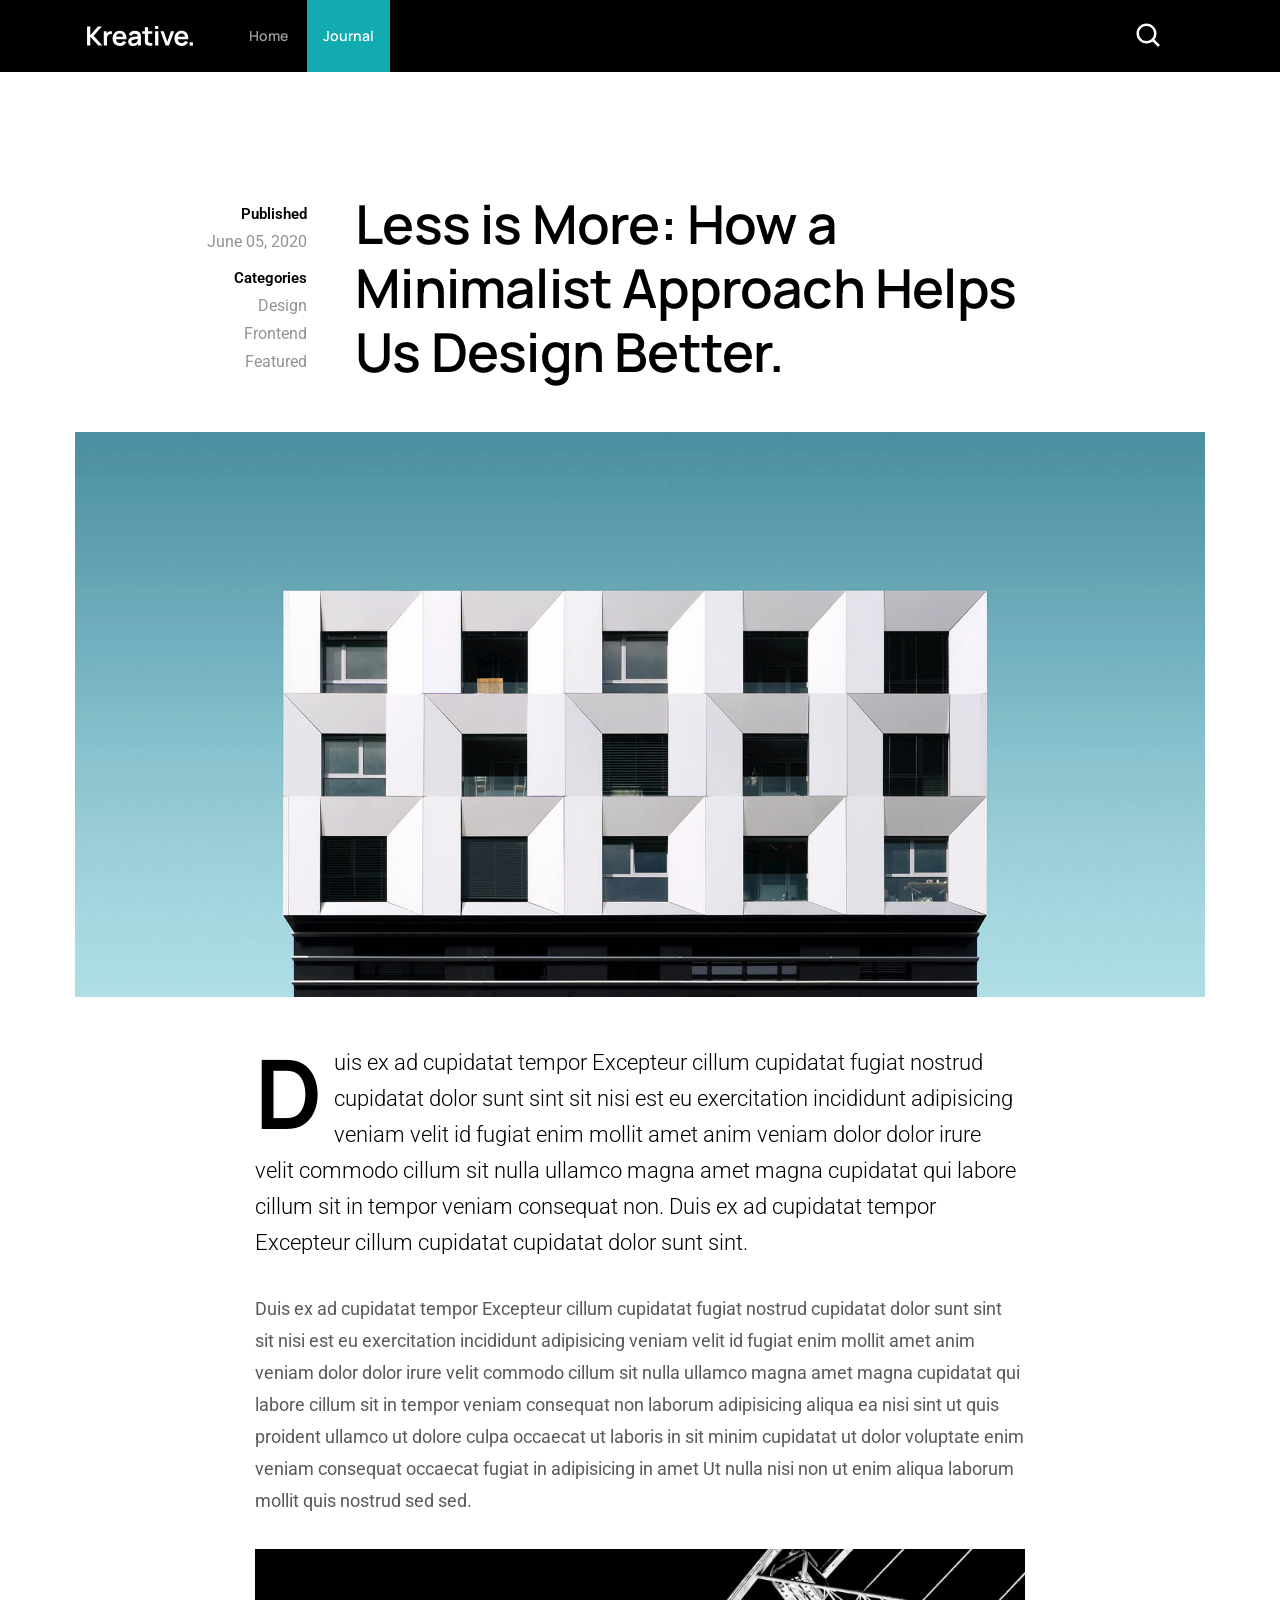
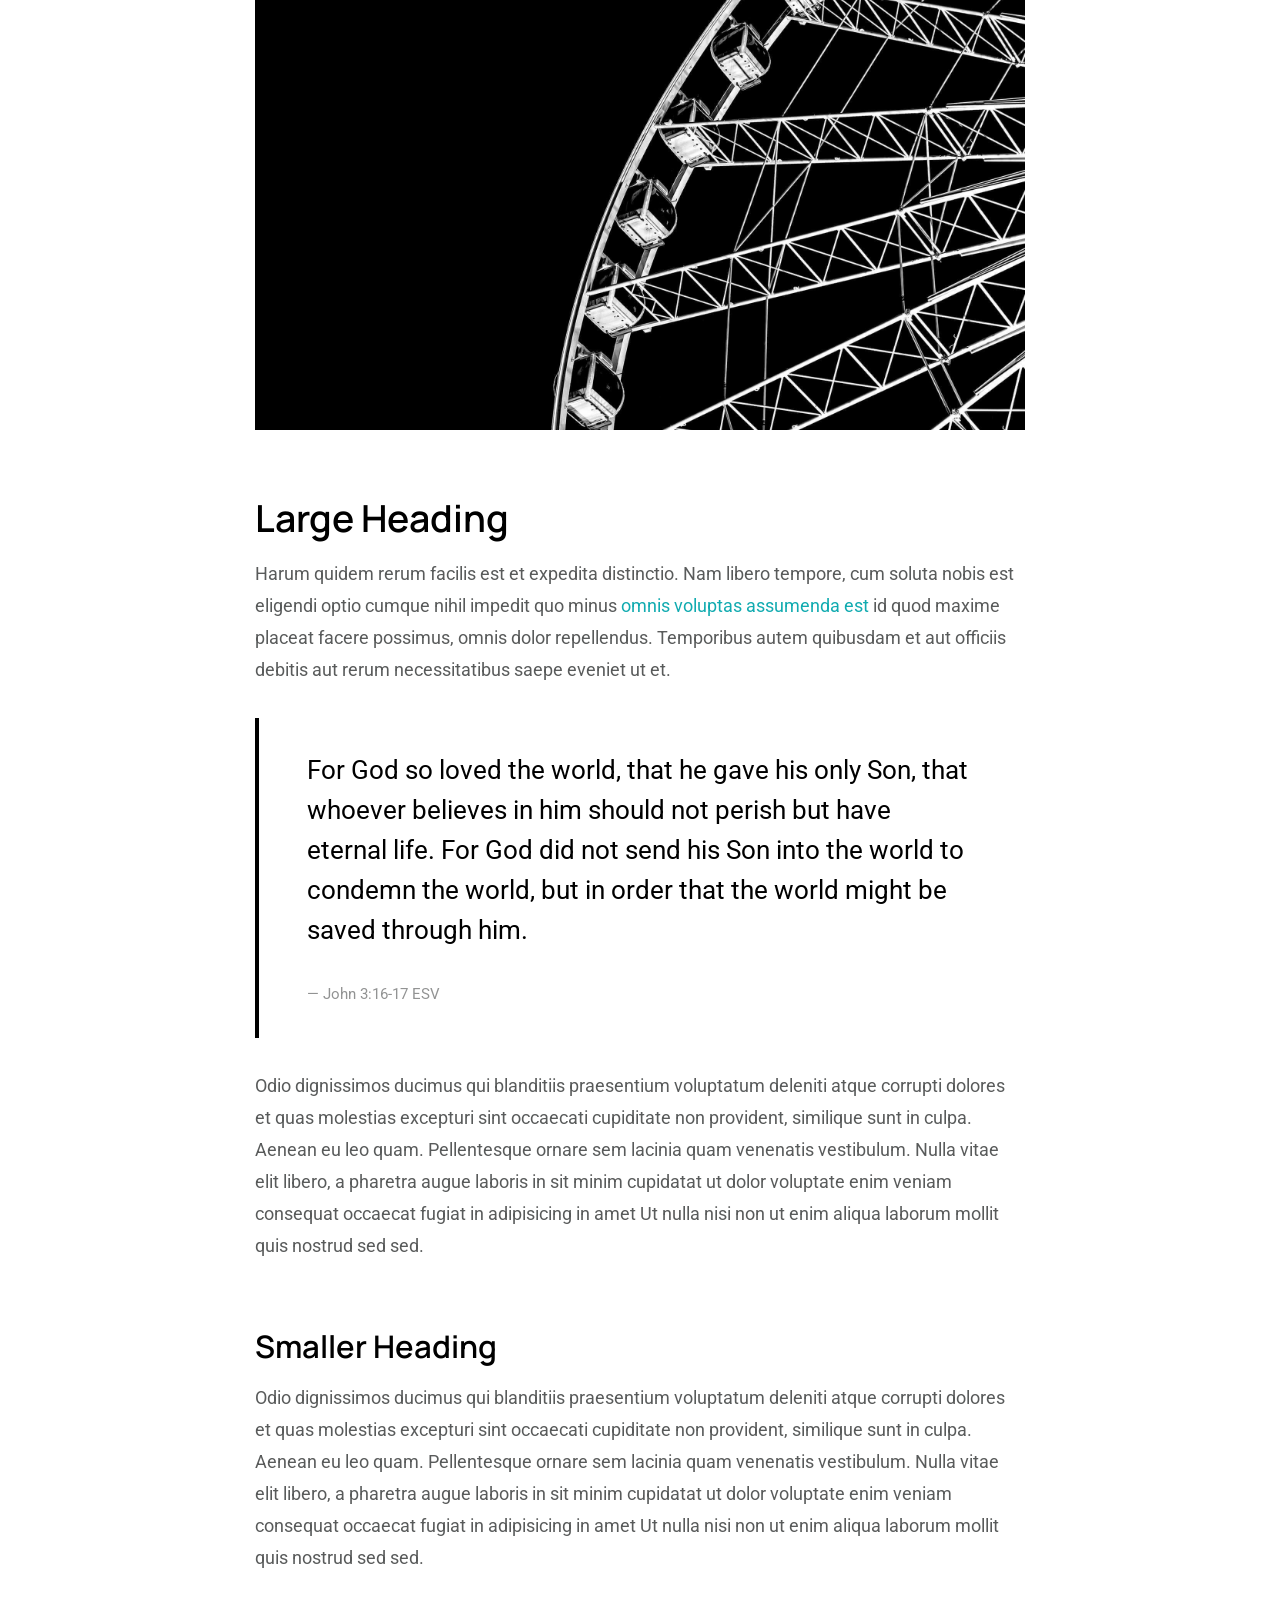
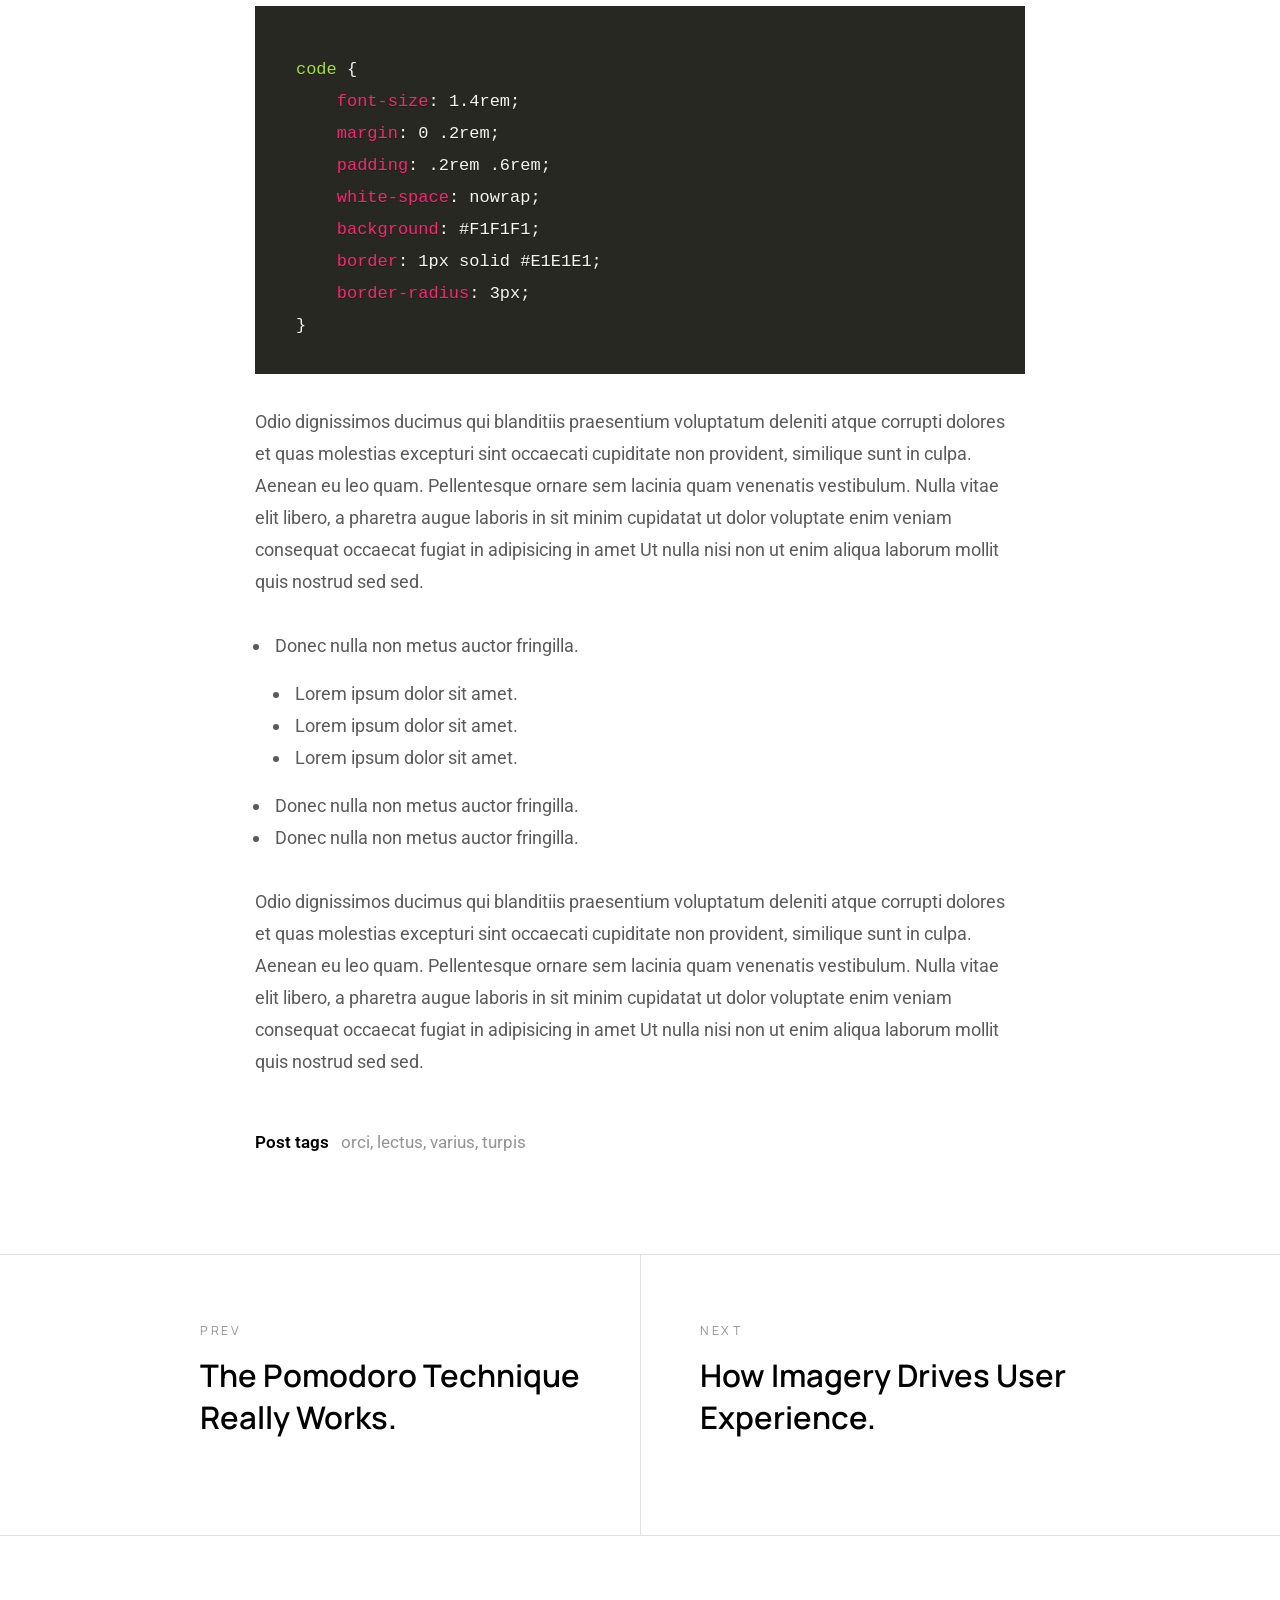
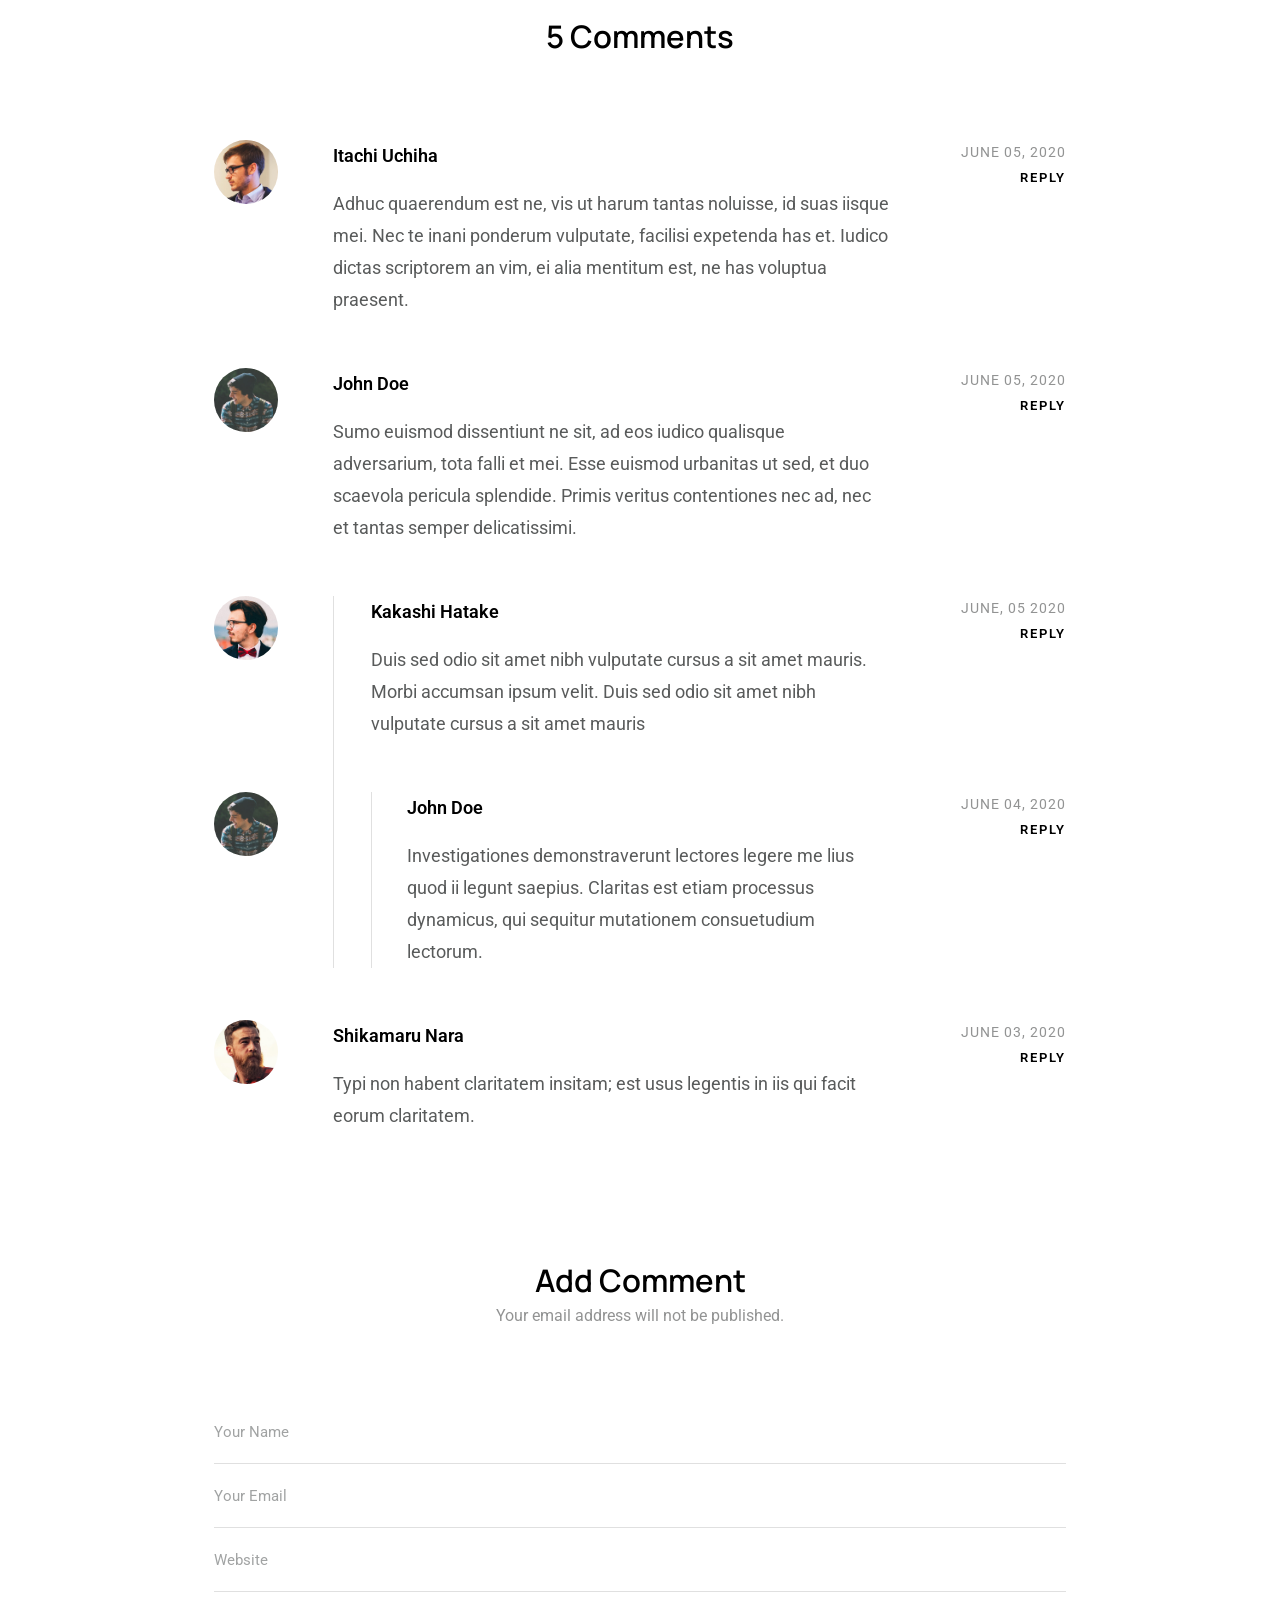
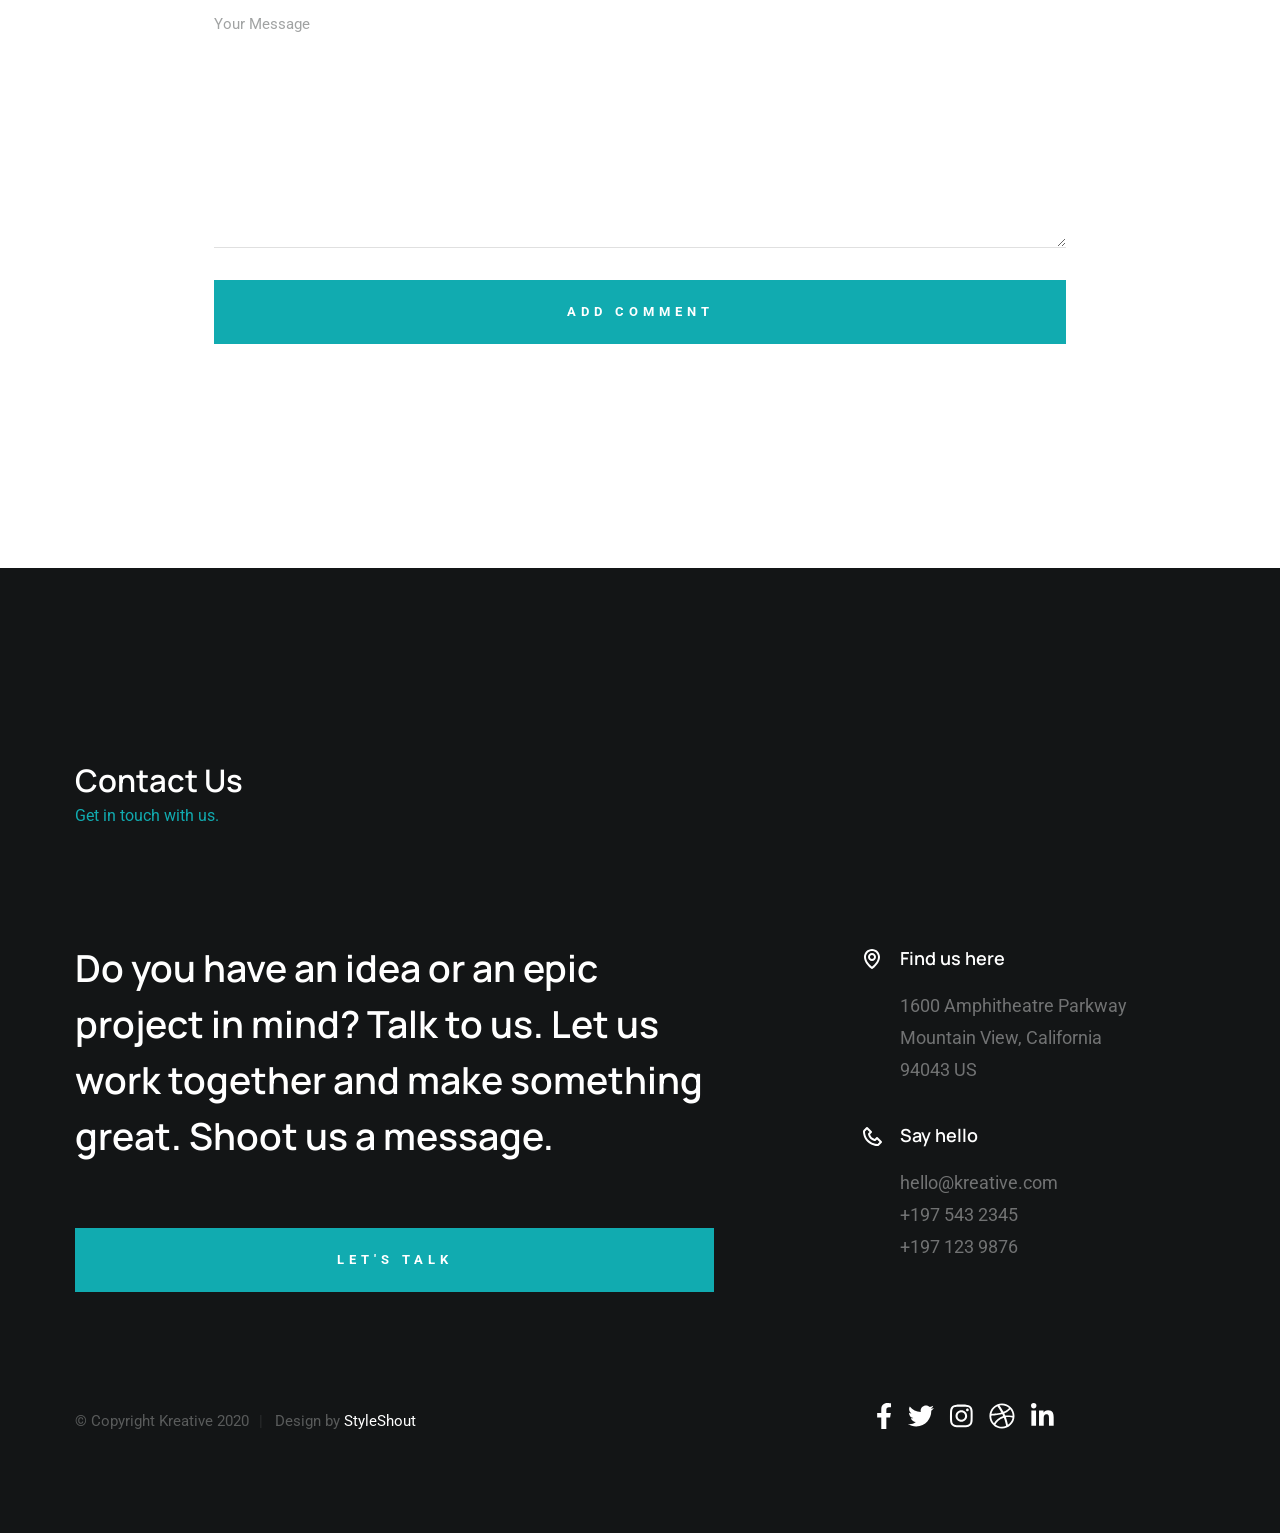
<file: blog-single.html>
<!DOCTYPE html>
<html class="no-js" lang="en">
<head>

    <!--- basic page needs
    ================================================== -->
    <meta charset="utf-8">
    <title>Blog Single - Kreative</title>
    <meta name="description" content="">
    <meta name="author" content="">

    <!-- mobile specific metas
    ================================================== -->
    <meta name="viewport" content="width=device-width, initial-scale=1">

    <!-- CSS
    ================================================== -->
    <link rel="stylesheet" href="css/styles.css">
    <link rel="stylesheet" href="css/vendor.css">

    <!-- script
    ================================================== -->
    <script src="js/modernizr.js"></script>
    <script defer src="js/fontawesome/all.min.js"></script>

    <!-- favicons
    ================================================== -->
    <link rel="apple-touch-icon" sizes="180x180" href="apple-touch-icon.png">
    <link rel="icon" type="image/png" sizes="32x32" href="favicon-32x32.png">
    <link rel="icon" type="image/png" sizes="16x16" href="favicon-16x16.png">
    <link rel="manifest" href="site.webmanifest">

</head>

<body id="top">


    <!-- preloader
    ================================================== -->
    <div id="preloader">
        <div id="loader"></div>
    </div>


    <!-- header
    ================================================== -->
    <header class="s-header s-header--blog">
        <div class="row">

            <div class="s-header__logo">
                <a href="index.html">
                    <img src="images/logo.svg" alt="Homepage">
                </a>
            </div>

            <nav class="s-header__nav">
                <ul>
                    <li><a href="index.html">Home</a></li>
                    <li class="current"><a href="blog.html">Journal</a></li>
                </ul>
            </nav>

            <a class="s-header__menu-toggle" href="#0" title="Menu">
                <span class="s-header__menu-icon"></span>
            </a>

            <div class="s-header__search-block">

                <div class="s-header__search">
                    <form role="search" method="get" class="s-header__search-form" action="#">
                        <label>
                            <span class="hide-content">Search for:</span>
                            <input type="search" class="search-field"  value="" name="s" title="Search for:" >
                        </label>
                        <input type="submit" class="search-submit" value="Search">
                    </form>
        
                    <a href="#0" title="Close Search" class="s-header__overlay-close">Close</a>
                </div>
    
                <a class="s-header__search-trigger" href="#0">
                    <svg xmlns="http://www.w3.org/2000/svg" viewBox="0 0 24 24"><path d="M10 18a7.952 7.952 0 004.897-1.688l4.396 4.396 1.414-1.414-4.396-4.396A7.952 7.952 0 0018 10c0-4.411-3.589-8-8-8s-8 3.589-8 8 3.589 8 8 8zm0-14c3.309 0 6 2.691 6 6s-2.691 6-6 6-6-2.691-6-6 2.691-6 6-6z"/></svg>
                </a>

            </div> <!-- end s-header__search-block -->

        </div> <!-- end row -->
    </header> <!-- end s-header -->


    <!-- blog content
    ================================================== -->
    <div class="blog-content">

        <div class="row blog-post-wrap">
            <div class="column large-12">

                <article class="blog-post">

                    <div class="blog-post__header">
                        <h1 class="blog-post__title">Less is More: How a Minimalist Approach Helps Us Design Better.</h1>
                        
                        <div class="blog-post__meta">

                            <div class="blog-post__date">June 05, 2020</div>
          
                            <p class="blog-post__cat">
                                <a href="category.html">Design</a>
                                <a href="category.html">Frontend</a>
                                <a href="category.html">Featured</a>
                            </p>
          
                         </div>
                    </div> <!-- blog-post__header -->

                    <div class="blog-post__thumb">
                        <img src="images/thumbs/post/minimalist-1800.jpg" 
                             srcset="images/thumbs/post/minimalist-2400.jpg 2400w, 
                                     images/thumbs/post/minimalist-1800.jpg 1800w, 
                                     images/thumbs/post/minimalist-600.jpg 600w" sizes="(max-width: 2400px) 100vw, 2400px" alt="">
                    </div>  <!-- blog-post__thumb -->

                    <div class="blog-post__content">

                       <p class="lead drop-cap">
                        Duis ex ad cupidatat tempor Excepteur cillum cupidatat 
                        fugiat nostrud cupidatat dolor sunt sint sit nisi est eu exercitation 
                        incididunt adipisicing veniam velit id fugiat enim mollit amet anim veniam dolor 
                        dolor irure velit commodo cillum sit nulla ullamco magna amet magna cupidatat qui 
                        labore cillum sit in tempor veniam consequat non. Duis ex ad cupidatat tempor Excepteur cillum cupidatat 
                        cupidatat dolor sunt sint.
                        </p>

                        <p>
                        Duis ex ad cupidatat tempor Excepteur cillum cupidatat fugiat nostrud cupidatat 
                        dolor sunt sint sit nisi est eu exercitation incididunt adipisicing veniam velit 
                        id fugiat enim mollit amet anim veniam dolor dolor irure velit commodo cillum sit 
                        nulla ullamco magna amet magna cupidatat qui labore cillum sit in tempor veniam 
                        consequat non laborum adipisicing aliqua ea nisi sint ut quis proident ullamco ut 
                        dolore culpa occaecat ut laboris in sit minim cupidatat ut dolor voluptate enim 
                        veniam consequat occaecat fugiat in adipisicing in amet Ut nulla nisi non ut enim 
                        aliqua laborum mollit quis nostrud sed sed.
                        </p>

                        <p>
                        <img src="images/wheel-1000.jpg" 
                             srcset="images/wheel-2000.jpg 2000w, 
                                     images/wheel-1000.jpg 1000w, 
                                     images/wheel-500.jpg 500w" 
                                     sizes="(max-width: 2000px) 100vw, 2000px" alt="">
                        </p>

                        <h2>Large Heading</h2>
    
                        <p>
                        Harum quidem rerum facilis est et expedita distinctio. Nam libero tempore, cum 
                        soluta nobis est eligendi optio cumque nihil impedit quo minus 
                        <a href="http://#">omnis voluptas assumenda est</a> id quod maxime placeat 
                        facere possimus, omnis dolor repellendus. Temporibus autem quibusdam et aut 
                        officiis debitis aut rerum necessitatibus saepe eveniet ut et.
                        </p>
    
                        <blockquote>
                            <p>
                            For God so loved the world, that he gave his only Son, that whoever believes in 
                            him should not perish but have eternal life. For God did not send his Son into 
                            the world to condemn the world, but in order that the world might be 
                            saved through him.
                            </p>
                            <cite>John 3:16-17 ESV</cite>
                        </blockquote>
    
                        <p>
                        Odio dignissimos ducimus qui blanditiis praesentium voluptatum deleniti atque 
                        corrupti dolores et quas molestias excepturi sint occaecati cupiditate non provident, 
                        similique sunt in culpa. Aenean eu leo quam. Pellentesque ornare sem lacinia quam 
                        venenatis vestibulum. Nulla vitae elit libero, a pharetra augue laboris in sit minim 
                        cupidatat ut dolor voluptate enim veniam consequat occaecat fugiat in adipisicing 
                        in amet Ut nulla nisi non ut enim aliqua laborum mollit quis nostrud sed sed.
                        </p>
    
                        <h3>Smaller Heading</h3>
    
                        <p>
                        Odio dignissimos ducimus qui blanditiis praesentium voluptatum deleniti atque 
                        corrupti dolores et quas molestias excepturi sint occaecati cupiditate non provident, 
                        similique sunt in culpa. Aenean eu leo quam. Pellentesque ornare sem lacinia quam 
                        venenatis vestibulum. Nulla vitae elit libero, a pharetra augue laboris in sit minim 
                        cupidatat ut dolor voluptate enim veniam consequat occaecat fugiat in adipisicing 
                        in amet Ut nulla nisi non ut enim aliqua laborum mollit quis nostrud sed sed.
                        </p>

<pre><code class="language-css">
    code {
        font-size: 1.4rem;
        margin: 0 .2rem;
        padding: .2rem .6rem;
        white-space: nowrap;
        background: #F1F1F1;
        border: 1px solid #E1E1E1;	
        border-radius: 3px;
    }
</code></pre>

                        <p>
                        Odio dignissimos ducimus qui blanditiis praesentium voluptatum deleniti atque 
                        corrupti dolores et quas molestias excepturi sint occaecati cupiditate non provident, 
                        similique sunt in culpa. Aenean eu leo quam. Pellentesque ornare sem lacinia quam 
                        venenatis vestibulum. Nulla vitae elit libero, a pharetra augue laboris in sit minim 
                        cupidatat ut dolor voluptate enim veniam consequat occaecat fugiat in adipisicing 
                        in amet Ut nulla nisi non ut enim aliqua laborum mollit quis nostrud sed sed.
                        </p>

                        <ul>
                            <li>Donec nulla non metus auctor fringilla.
                                <ul>
                                    <li>Lorem ipsum dolor sit amet.</li>
                                    <li>Lorem ipsum dolor sit amet.</li>
                                    <li>Lorem ipsum dolor sit amet.</li>
                                </ul>
                            </li>
                            <li>Donec nulla non metus auctor fringilla.</li>
                            <li>Donec nulla non metus auctor fringilla.</li>
                        </ul>

                        <p>
                        Odio dignissimos ducimus qui blanditiis praesentium voluptatum deleniti atque 
                        corrupti dolores et quas molestias excepturi sint occaecati cupiditate non provident, 
                        similique sunt in culpa. Aenean eu leo quam. Pellentesque ornare sem lacinia quam 
                        venenatis vestibulum. Nulla vitae elit libero, a pharetra augue laboris in sit minim 
                        cupidatat ut dolor voluptate enim veniam consequat occaecat fugiat in adipisicing 
                        in amet Ut nulla nisi non ut enim aliqua laborum mollit quis nostrud sed sed.
                        </p>

                        <p class="blog-post__tags">
                            <span class="blog-post__tags-title">Post tags</span>
        
                            <span class="blog-post__tag-list">
                                <a href="#0">orci</a>
                                <a href="#0">lectus</a>
                                <a href="#0">varius</a>
                                <a href="#0">turpis</a>
                            </span>
                        </p> 

                    </div> <!-- end blog-post__content -->

                </article> <!-- blog post -->

            </div> <!-- column -->
        </div> <!-- end blog-post-wrap -->

        <div class="blog-post-nav-wrap">
            <div class="row blog-post-nav">
                <div class="column large-6 tab-12 blog-post-nav__prev">
                    <a href="#0" rel="prev">
                        <span>Prev</span>
                        The Pomodoro Technique Really Works. 
                    </a>
                </div>
                <div class="column large-6 tab-12 blog-post-nav__next">
                    <a href="#0" rel="next">
                        <span>Next</span>
                        How Imagery Drives User Experience.
                    </a>
                </div>
            </div>
        </div> <!-- end blog-post-nav-wrap -->


        <!-- comments
        ================================================== -->
        <div class="comments-wrap">

            <div id="comments" class="row">
                <div class="column">

                    <h3>5 Comments</h3>

                    <!-- START commentlist -->
                    <ol class="commentlist">

                        <li class="depth-1 comment">

                            <div class="comment__avatar">
                                <img class="avatar" src="images/avatars/user-01.jpg" alt="" width="50" height="50">
                            </div>

                            <div class="comment__content">

                                <div class="comment__info">
                                    <div class="comment__author">Itachi Uchiha</div>

                                    <div class="comment__meta">
                                        <div class="comment__time">June 05, 2020</div>
                                        <div class="comment__reply">
                                            <a class="comment-reply-link" href="#0">Reply</a>
                                        </div>
                                    </div>
                                </div>

                                <div class="comment__text">
                                <p>Adhuc quaerendum est ne, vis ut harum tantas noluisse, id suas iisque mei. Nec te inani ponderum vulputate,
                                facilisi expetenda has et. Iudico dictas scriptorem an vim, ei alia mentitum est, ne has voluptua praesent.</p>
                                </div>

                            </div>

                        </li> <!-- end comment level 1 -->

                        <li class="thread-alt depth-1 comment">

                            <div class="comment__avatar">
                                <img class="avatar" src="images/avatars/user-04.jpg" alt="" width="50" height="50">
                            </div>

                            <div class="comment__content">

                                <div class="comment__info">
                                    <div class="comment__author">John Doe</div>

                                    <div class="comment__meta">
                                        <div class="comment__time">June 05, 2020</div>
                                        <div class="comment__reply">
                                            <a class="comment-reply-link" href="#0">Reply</a>
                                        </div>
                                    </div>
                                </div>

                                <div class="comment__text">
                                <p>Sumo euismod dissentiunt ne sit, ad eos iudico qualisque adversarium, tota falli et mei. Esse euismod
                                urbanitas ut sed, et duo scaevola pericula splendide. Primis veritus contentiones nec ad, nec et
                                tantas semper delicatissimi.</p>
                                </div>

                            </div>

                            <ul class="children">

                                <li class="depth-2 comment">

                                    <div class="comment__avatar">
                                        <img class="avatar" src="images/avatars/user-03.jpg" alt="" width="50" height="50">
                                    </div>

                                    <div class="comment__content">

                                        <div class="comment__info">
                                            <div class="comment__author">Kakashi Hatake</div>

                                            <div class="comment__meta">
                                                <div class="comment__time">June, 05 2020</div>
                                                <div class="comment__reply">
                                                    <a class="comment-reply-link" href="#0">Reply</a>
                                                </div>
                                            </div>
                                        </div>

                                        <div class="comment__text">
                                            <p>Duis sed odio sit amet nibh vulputate
                                            cursus a sit amet mauris. Morbi accumsan ipsum velit. Duis sed odio sit amet nibh vulputate
                                            cursus a sit amet mauris</p>
                                        </div>

                                    </div>

                                    <ul class="children">

                                        <li class="depth-3 comment">

                                            <div class="comment__avatar">
                                                <img class="avatar" src="images/avatars/user-04.jpg" alt="" width="50" height="50">
                                            </div>

                                            <div class="comment__content">

                                                <div class="comment__info">
                                                    <div class="comment__author">John Doe</div>

                                                    <div class="comment__meta">
                                                        <div class="comment__time">June 04, 2020</div>
                                                        <div class="comment__reply">
                                                            <a class="comment-reply-link" href="#0">Reply</a>
                                                        </div>
                                                    </div>
                                                </div>

                                                <div class="comment__text">
                                                <p>Investigationes demonstraverunt lectores legere me lius quod ii legunt saepius. Claritas est
                                                etiam processus dynamicus, qui sequitur mutationem consuetudium lectorum.</p>
                                                </div>

                                            </div>

                                        </li>

                                    </ul>

                                </li>

                            </ul>

                        </li> <!-- end comment level 1 -->

                        <li class="depth-1 comment">

                            <div class="comment__avatar">
                                <img class="avatar" src="images/avatars/user-02.jpg" alt="" width="50" height="50">
                            </div>

                            <div class="comment__content">

                                <div class="comment__info">
                                    <div class="comment__author">Shikamaru Nara</div>

                                    <div class="comment__meta">
                                        <div class="comment__time">June 03, 2020</div>
                                        <div class="comment__reply">
                                            <a class="comment-reply-link" href="#0">Reply</a>
                                        </div>
                                    </div>
                                </div>

                                <div class="comment__text">
                                <p>Typi non habent claritatem insitam; est usus legentis in iis qui facit eorum claritatem.</p>
                                </div>

                            </div>

                        </li>  <!-- end comment level 1 -->

                    </ol>
                    <!-- END commentlist -->

                </div> <!-- end col-full -->
            </div> <!-- end comments -->


            <div class="row comment-respond">

                <!-- START respond -->
                <div id="respond" class="column">

                    <h3>
                    Add Comment 
                    <span>Your email address will not be published.</span>
                    </h3>

                    <form name="contactForm" id="contactForm" method="post" action="" autocomplete="off">
                        <fieldset>

                            <div class="form-field">
                                <input name="cName" id="cName" class="h-full-width h-remove-bottom" placeholder="Your Name" value="" type="text">
                            </div>

                            <div class="form-field">
                                <input name="cEmail" id="cEmail" class="h-full-width h-remove-bottom" placeholder="Your Email" value="" type="text">
                            </div>

                            <div class="form-field">
                                <input name="cWebsite" id="cWebsite" class="h-full-width h-remove-bottom" placeholder="Website" value="" type="text">
                            </div>

                            <div class="message form-field">
                                <textarea name="cMessage" id="cMessage" class="h-full-width h-remove-bottom" placeholder="Your Message"></textarea>
                            </div>

                            <input name="submit" id="submit" class="btn btn--primary btn-wide btn--large h-full-width" value="Add Comment" type="submit">

                        </fieldset>
                    </form> <!-- end form -->

                </div>
                <!-- END respond-->

            </div> <!-- end comment-respond -->

        </div> <!-- end comments-wrap -->

    </div> <!-- end blog-content -->


    <!-- contact
    ================================================== -->
    <section id="contact" class="s-contact s-dark">

        <div class="row section-head">
            <div class="column large-3 medium-12">
                <h2>Contact Us</h2>
                <p class="desc">Get in touch with us.</p>
            </div>
        </div> <!-- end section-head -->

        <div class="row s-contact__content">

            <div class="column large-7 medium-12">
                <h3 class="display-1">
                    Do you have an idea or an epic project in mind? Talk to us. 
                    Let us work together and make something great. Shoot us 
                    a message.
                </h3>

                <div class="s-contact__email-us">
                    <a href="mailto:#0" class="btn btn--primary h-full-width">Let's Talk</a>
                </div>
            </div>

            <div class="column large-4 medium-12 s-contact__info-blocks">
                <div class="row">
                    <div class="column large-12 medium-6 tab-12">
                        <div class="s-contact__info-block">
                            
                            <span class="s-contact__info-block-icon">
                                <svg xmlns="http://www.w3.org/2000/svg" width="24" height="24"><path d="M12 14c2.206 0 4-1.794 4-4s-1.794-4-4-4-4 1.794-4 4 1.794 4 4 4zm0-6c1.103 0 2 .897 2 2s-.897 2-2 2-2-.897-2-2 .897-2 2-2z"/><path d="M11.42 21.814a.998.998 0 001.16 0C12.884 21.599 20.029 16.44 20 10c0-4.411-3.589-8-8-8S4 5.589 4 9.995c-.029 6.445 7.116 11.604 7.42 11.819zM12 4c3.309 0 6 2.691 6 6.005.021 4.438-4.388 8.423-6 9.73-1.611-1.308-6.021-5.294-6-9.735 0-3.309 2.691-6 6-6z"/></svg>
                            </span>
        
                            <h5>Find us here</h5>
                            <p>
                            1600 Amphitheatre Parkway <br>
                            Mountain View, California <br>
                            94043 US
                            </p>
                        </div> <!-- end s-contact__info-block -->
                    </div>

                    <div class="column large-12 medium-6 tab-12">
                        <div class="s-contact__info-block">
                            <span class="s-contact__info-block-icon">
                                <svg xmlns="http://www.w3.org/2000/svg" width="24" height="24"><path d="M17.707 12.293a.999.999 0 00-1.414 0l-1.594 1.594c-.739-.22-2.118-.72-2.992-1.594s-1.374-2.253-1.594-2.992l1.594-1.594a.999.999 0 000-1.414l-4-4a.999.999 0 00-1.414 0L3.581 5.005c-.38.38-.594.902-.586 1.435.023 1.424.4 6.37 4.298 10.268s8.844 4.274 10.269 4.298h.028c.528 0 1.027-.208 1.405-.586l2.712-2.712a.999.999 0 000-1.414l-4-4.001zm-.127 6.712c-1.248-.021-5.518-.356-8.873-3.712-3.366-3.366-3.692-7.651-3.712-8.874L7 4.414 9.586 7 8.293 8.293a1 1 0 00-.272.912c.024.115.611 2.842 2.271 4.502s4.387 2.247 4.502 2.271a.991.991 0 00.912-.271L17 14.414 19.586 17l-2.006 2.005z"/></svg>
                            </span>
        
                            <h5>Say hello</h5>
                            <p>
                            hello@kreative.com <br>
                            +197 543 2345 <br>
                            +197 123 9876
                            </p>
                        </div> <!-- end s-contact__info-block -->
                    </div>
                </div> <!-- end row -->
            </div> <!-- end s-contact__info-blocks -->

        </div> <!-- end s-contact__content -->

    </section> <!-- end s-contact -->


    <!-- footer
    ================================================== -->
    <footer class="s-footer">
        <div class="row">
            <div class="column large-4 medium-6 w-1000-stack s-footer__social-block">
                <ul class="s-footer__social">
                    <li><a href="#0"><i class="fab fa-facebook-f" aria-hidden="true"></i></a></li>
                    <li><a href="#0"><i class="fab fa-twitter" aria-hidden="true"></i></a></li>
                    <li><a href="#0"><i class="fab fa-instagram" aria-hidden="true"></i></a></li>
                    <li><a href="#0"><i class="fab fa-dribbble" aria-hidden="true"></i></a></li>
                    <li><a href="#0"><i class="fab fa-linkedin-in" aria-hidden="true"></i></a></li>
                </ul>
            </div>

            <div class="column large-7 medium-6 w-1000-stack ss-copyright">
                <span>© Copyright Kreative 2020</span> 
                <span>Design by <a href="https://www.styleshout.com/">StyleShout</a></span>
            </div>
        </div>

        <div class="ss-go-top">
            <a class="smoothscroll" title="Back to Top" href="#top">
                <svg xmlns="http://www.w3.org/2000/svg" viewBox="0 0 24 24"><path d="M6 4h12v2H6zm5 10v6h2v-6h5l-6-6-6 6z"/></svg>
            </a>
        </div> <!-- end ss-go-top -->
    </footer>


    <!-- Java Script
    ================================================== -->
    <script src="js/jquery-3.2.1.min.js"></script>
    <script src="js/plugins.js"></script>
    <script src="js/main.js"></script>

</body>

</html>
</file>
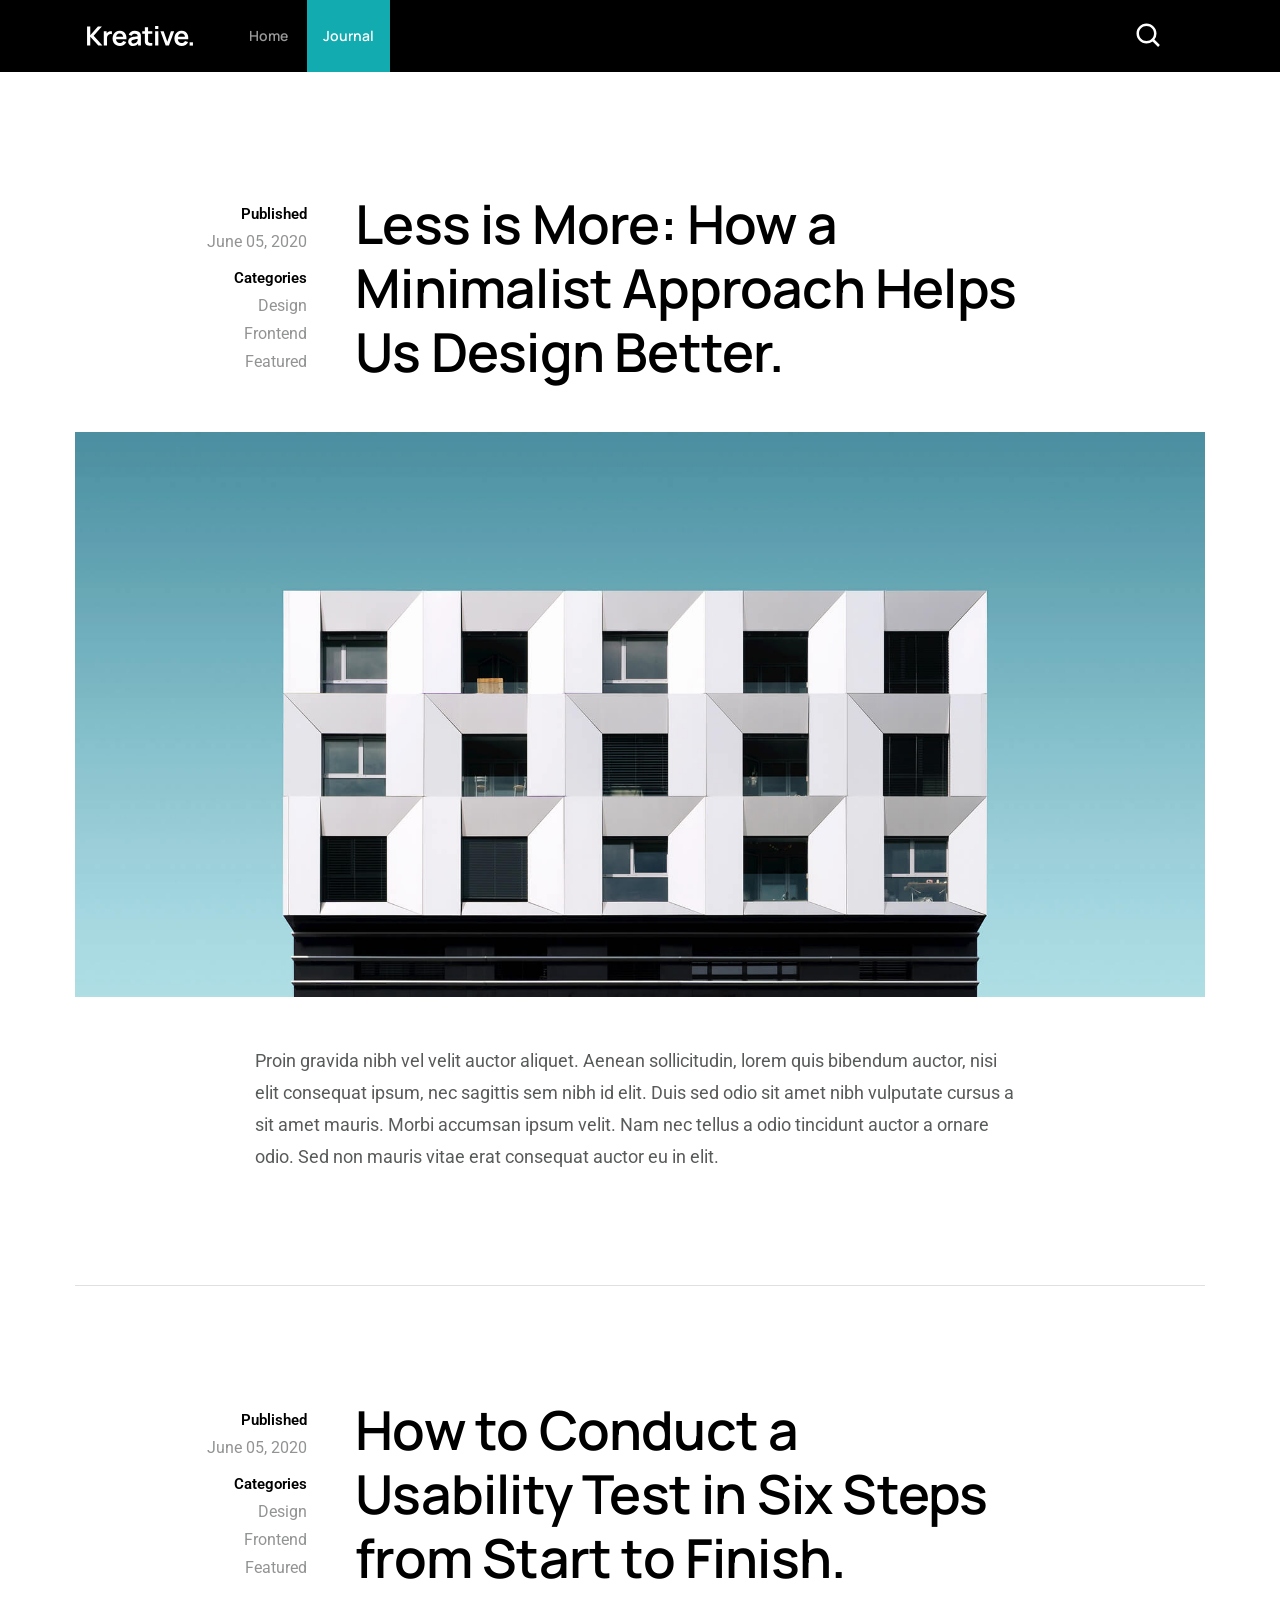
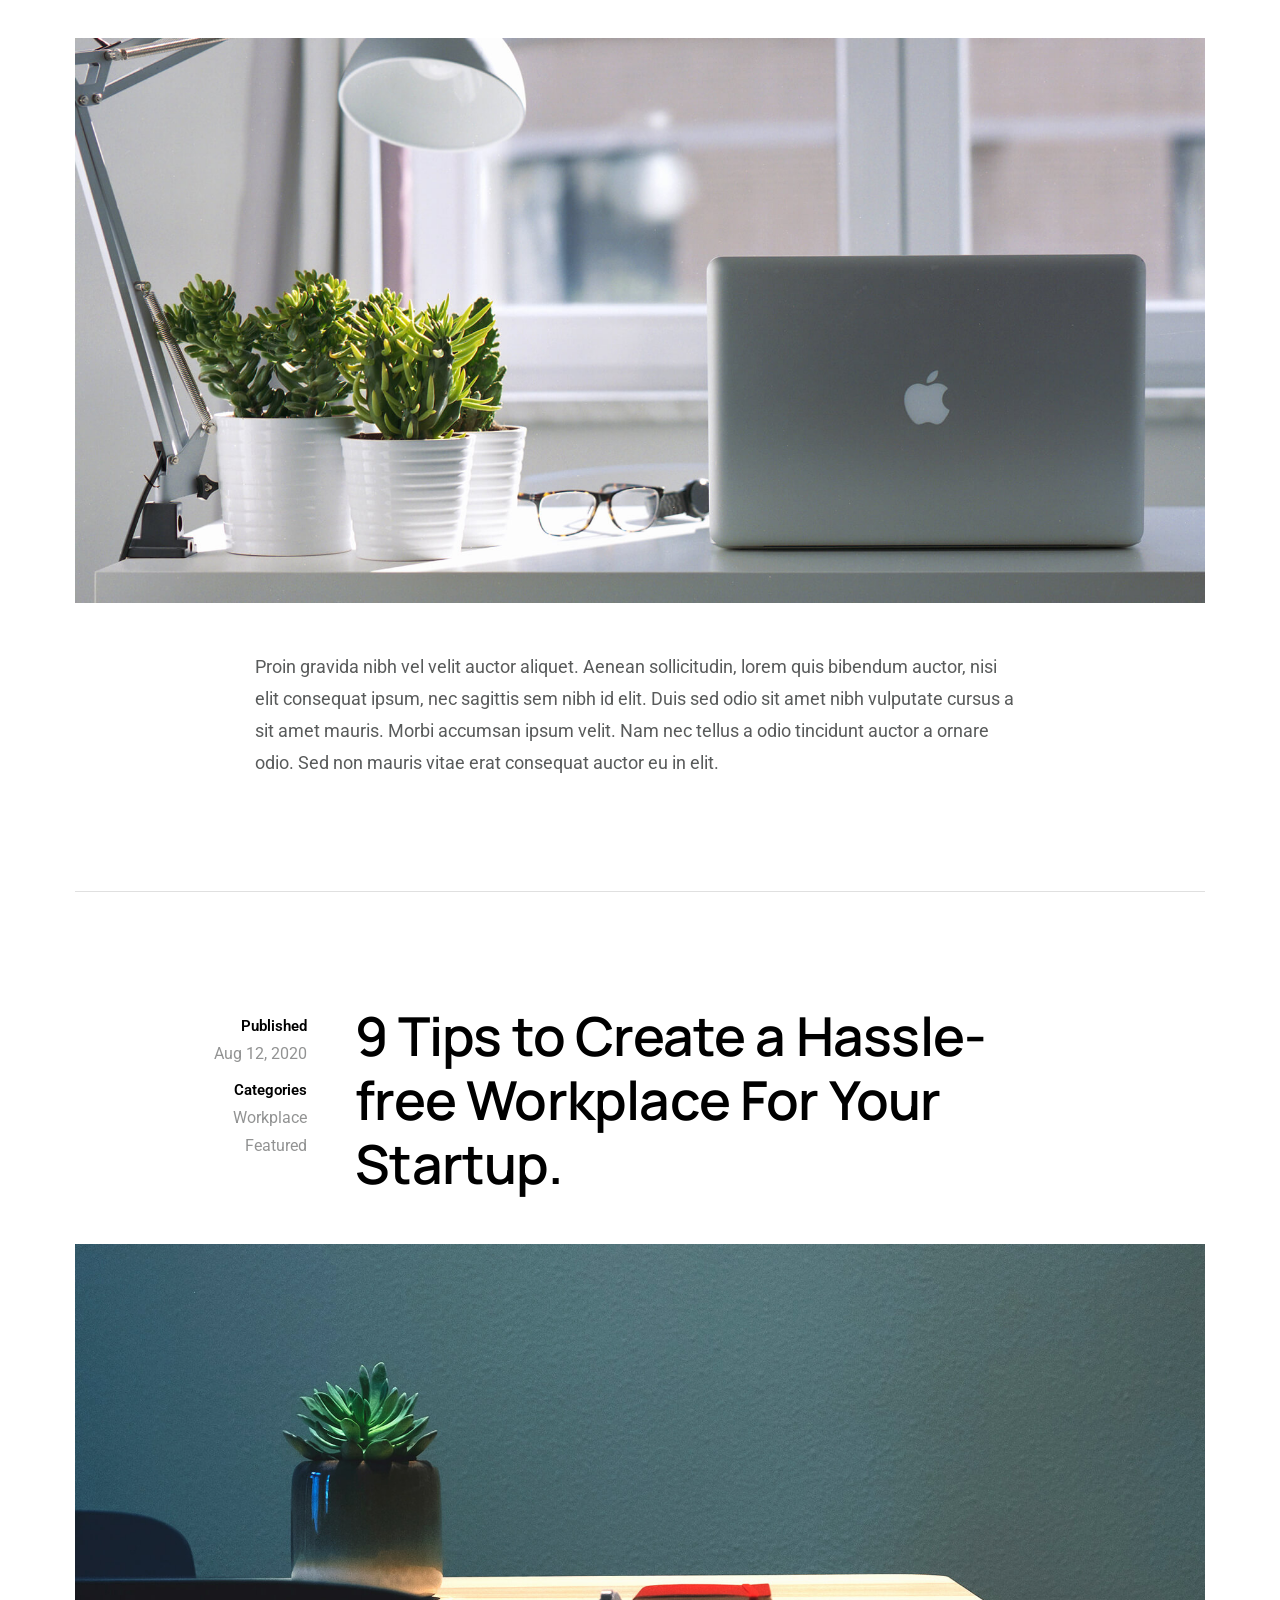
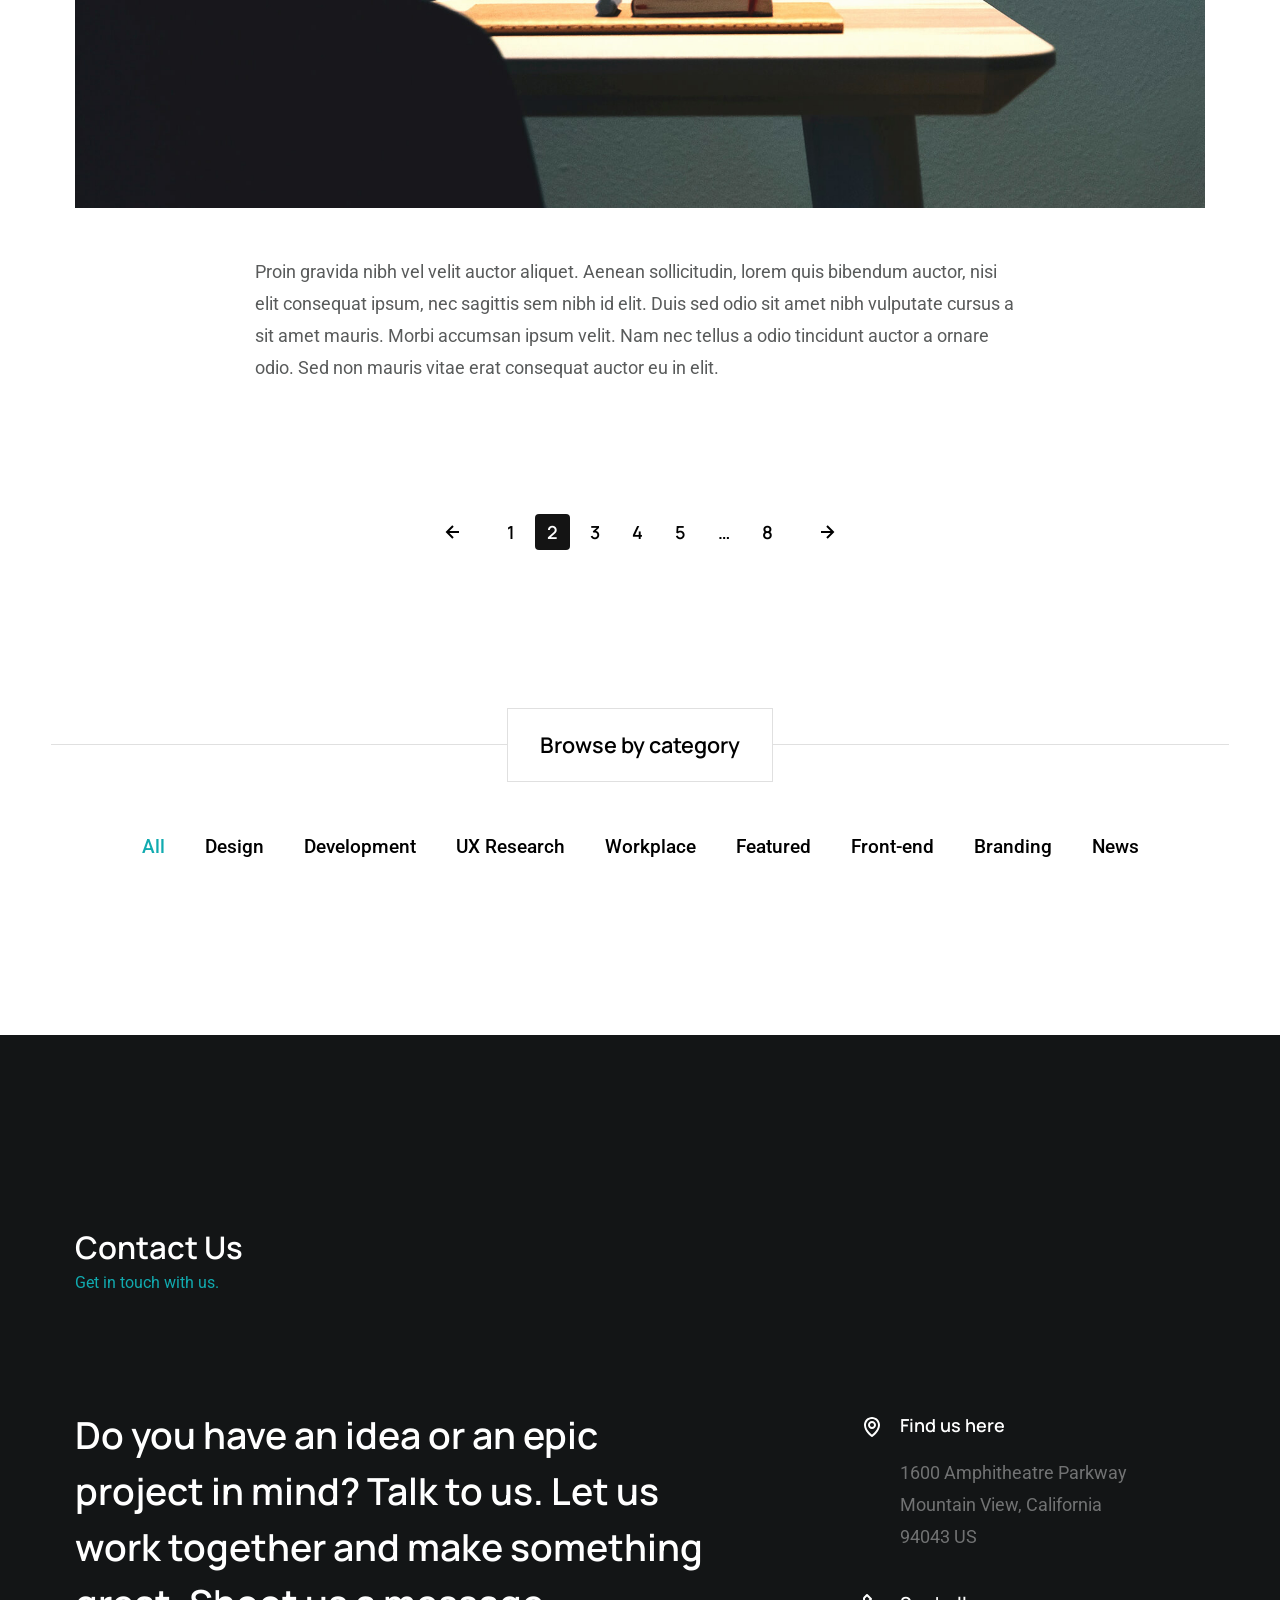
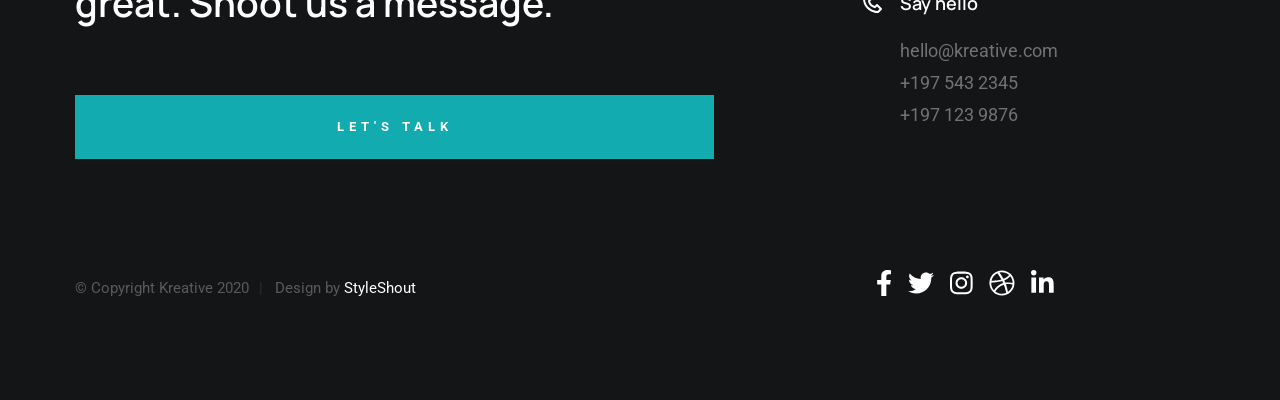
<file: blog.html>
<!DOCTYPE html>
<html class="no-js" lang="en">
<head>

    <!--- basic page needs
    ================================================== -->
    <meta charset="utf-8">
    <title>Blog - Kreative</title>
    <meta name="description" content="">
    <meta name="author" content="">

    <!-- mobile specific metas
    ================================================== -->
    <meta name="viewport" content="width=device-width, initial-scale=1">

    <!-- CSS
    ================================================== -->
    <link rel="stylesheet" href="css/styles.css">
    <link rel="stylesheet" href="css/vendor.css">

    <!-- script
    ================================================== -->
    <script src="js/modernizr.js"></script>
    <script defer src="js/fontawesome/all.min.js"></script>

    <!-- favicons
    ================================================== -->
    <link rel="apple-touch-icon" sizes="180x180" href="apple-touch-icon.png">
    <link rel="icon" type="image/png" sizes="32x32" href="favicon-32x32.png">
    <link rel="icon" type="image/png" sizes="16x16" href="favicon-16x16.png">
    <link rel="manifest" href="site.webmanifest">

</head>

<body id="top">


    <!-- preloader
    ================================================== -->
    <div id="preloader">
        <div id="loader"></div>
    </div>


    <!-- header
    ================================================== -->
    <header class="s-header s-header--blog">
        <div class="row">

            <div class="s-header__logo">
                <a href="index.html">
                    <img src="images/logo.svg" alt="Homepage">
                </a>
            </div>

            <nav class="s-header__nav">
                <ul>
                    <li><a href="index.html">Home</a></li>
                    <li class="current"><a href="blog.html">Journal</a></li>
                </ul>
            </nav>

            <a class="s-header__menu-toggle" href="#0" title="Menu">
                <span class="s-header__menu-icon"></span>
            </a>

            <div class="s-header__search-block">

                <div class="s-header__search">
                    <form role="search" method="get" class="s-header__search-form" action="#">
                        <label>
                            <span class="hide-content">Search for:</span>
                            <input type="search" class="search-field"  value="" name="s" title="Search for:" >
                        </label>
                        <input type="submit" class="search-submit" value="Search">
                    </form>
        
                    <a href="#0" title="Close Search" class="s-header__overlay-close">Close</a>
                </div>
    
                <a class="s-header__search-trigger" href="#0">
                    <svg xmlns="http://www.w3.org/2000/svg" viewBox="0 0 24 24"><path d="M10 18a7.952 7.952 0 004.897-1.688l4.396 4.396 1.414-1.414-4.396-4.396A7.952 7.952 0 0018 10c0-4.411-3.589-8-8-8s-8 3.589-8 8 3.589 8 8 8zm0-14c3.309 0 6 2.691 6 6s-2.691 6-6 6-6-2.691-6-6 2.691-6 6-6z"/></svg>
                </a>

            </div> <!-- end s-header__search-block -->

        </div> <!-- end row -->
    </header> <!-- end s-header -->


    <!-- blog content
    ================================================== -->
    <section class="blog-content">

        <div class="row">
            <div class="column large-12">

                <div class="blog-post-listing">
                    
                    <article class="blog-post">

                        <div class="blog-post__header">
                            <h1 class="blog-post__title">
                                <a href="blog-single.html" title="">
                                Less is More: How a Minimalist Approach Helps Us Design Better. 
                                </a>
                            </h1>
                            
                            <div class="blog-post__meta">

                                <div class="blog-post__date">June 05, 2020</div>
              
                                <p class="blog-post__cat">
                                   <a href="category.html">Design</a>
                                   <a href="category.html">Frontend</a>
                                   <a href="category.html">Featured</a>
                                </p>
              
                             </div>
                        </div> <!-- blog-post__header -->

                        <a href="blog-single.html" class="blog-post__thumb">
                            <img src="images/thumbs/post/minimalist-1800.jpg" 
                                 srcset="images/thumbs/post/minimalist-2400.jpg 2400w, 
                                         images/thumbs/post/minimalist-1800.jpg 1800w, 
                                         images/thumbs/post/minimalist-600.jpg 600w" sizes="(max-width: 2400px) 100vw, 2400px" alt="">
                        </a> <!-- blog-post__thumb -->

                        <div class="blog-post__content">

                           <p class="blog-post__excerpt">
                            Proin gravida nibh vel velit auctor aliquet. Aenean sollicitudin, 
                            lorem quis bibendum auctor, nisi elit consequat ipsum, nec sagittis 
                            sem nibh id elit. Duis sed odio sit amet nibh vulputate cursus a sit 
                            amet mauris. Morbi accumsan ipsum velit. Nam nec tellus a odio 
                            tincidunt auctor a ornare odio. Sed non mauris vitae erat consequat 
                            auctor eu in elit.
                           </p>

                        </div> <!-- blog-post__content -->

                    </article> <!-- blog post -->


                    <article class="blog-post">

                        <div class="blog-post__header">
                            <h1 class="blog-post__title">
                                <a href="blog-single.html" title="">
                                How to Conduct a Usability Test in Six Steps from Start to Finish. 
                                </a>
                            </h1>
                            
                            <div class="blog-post__meta">

                                <div class="blog-post__date">June 05, 2020</div>
              
                                <p class="blog-post__cat">
                                    <a href="category.html">Design</a>
                                    <a href="category.html">Frontend</a>
                                    <a href="category.html">Featured</a>
                                </p>
              
                             </div>
                        </div> <!-- blog-post__header -->

                        <a href="blog-single.html" class="blog-post__thumb">
                            <img src="images/thumbs/post/usability-1800.jpg" 
                                 srcset="images/thumbs/post/usability-2400.jpg 2400w, 
                                         images/thumbs/post/usability-1800.jpg 1800w, 
                                         images/thumbs/post/usability-600.jpg 600w" sizes="(max-width: 2400px) 100vw, 2400px" alt="">
                        </a> <!-- blog-post__thumb -->

                        <div class="blog-post__content">

                           <p class="blog-post__excerpt">
                            Proin gravida nibh vel velit auctor aliquet. Aenean sollicitudin, 
                            lorem quis bibendum auctor, nisi elit consequat ipsum, nec sagittis 
                            sem nibh id elit. Duis sed odio sit amet nibh vulputate cursus a sit 
                            amet mauris. Morbi accumsan ipsum velit. Nam nec tellus a odio 
                            tincidunt auctor a ornare odio. Sed non mauris vitae erat consequat 
                            auctor eu in elit.
                           </p>

                        </div> <!-- blog-post__content -->

                    </article> <!-- blog post -->


                    <article class="blog-post">

                        <div class="blog-post__header">
                            <h1 class="blog-post__title">
                                <a href="blog-single.html" title="">
                                    9 Tips to Create a Hassle-free Workplace For Your Startup.
                                </a>
                            </h1>
                            
                            <div class="blog-post__meta">

                                <div class="blog-post__date">Aug 12, 2020</div>
              
                                <p class="blog-post__cat">
                                   <a href="category.html">Workplace</a>
                                   <a href="category.html">Featured</a>
                                </p>
              
                             </div>
                        </div> <!-- blog-post__header -->

                        <a href="" class="blog-post__thumb">
                            <img src="images/thumbs/post/startup-1800.jpg" 
                                 srcset="images/thumbs/post/startup-2400.jpg 2400w, 
                                         images/thumbs/post/startup-1800.jpg 1800w, 
                                         images/thumbs/post/startup-600.jpg 600w" sizes="(max-width: 2400px) 100vw, 2400px" alt="">
                        </a> <!-- blog-post__thumb -->

                        <div class="blog-post__content">

                           <p class="blog-post__excerpt">
                            Proin gravida nibh vel velit auctor aliquet. Aenean sollicitudin, 
                            lorem quis bibendum auctor, nisi elit consequat ipsum, nec sagittis 
                            sem nibh id elit. Duis sed odio sit amet nibh vulputate cursus a sit 
                            amet mauris. Morbi accumsan ipsum velit. Nam nec tellus a odio 
                            tincidunt auctor a ornare odio. Sed non mauris vitae erat consequat 
                            auctor eu in elit.
                           </p>

                        </div> <!-- blog-post__content -->

                    </article> <!-- blog post -->

                </div> <!-- end blog-post-listing -->

                <div class="row pagination-wrap">
                    <div class="column">
                        <nav class="pgn aos-init aos-animate" data-aos="fade-up">
                            <ul>
                                <li>
                                    <a class="pgn__prev" href="#0">
                                        <svg xmlns="http://www.w3.org/2000/svg" width="24" height="24" viewBox="0 0 24 24"><path d="M12.707 17.293L8.414 13H18v-2H8.414l4.293-4.293-1.414-1.414L4.586 12l6.707 6.707z"/></svg>
                                    </a>
                                </li>
                                <li><a class="pgn__num" href="#0">1</a></li>
                                <li><span class="pgn__num current">2</span></li>
                                <li><a class="pgn__num" href="#0">3</a></li>
                                <li><a class="pgn__num" href="#0">4</a></li>
                                <li><a class="pgn__num" href="#0">5</a></li>
                                <li><span class="pgn__num dots">…</span></li>
                                <li><a class="pgn__num" href="#0">8</a></li>
                                <li>
                                    <a class="pgn__next" href="#0">
                                        <svg xmlns="http://www.w3.org/2000/svg" width="24" height="24" viewBox="0 0 24 24"><path d="M11.293 17.293l1.414 1.414L19.414 12l-6.707-6.707-1.414 1.414L15.586 11H6v2h9.586z"/></svg>
                                    </a>
                                </li>
                            </ul>
                        </nav>
                    </div>
                </div>  <!-- end pagination-wrap -->

            </div> <!-- column -->
        </div> <!-- row -->

    </section> <!-- end blog-content -->


    <!-- category block
    ================================================== -->
    <section class="category-block">
        <div class="row">
            <div class="column">
                <h3>Browse by category</h3>
                
                <ul class="category-list">
                    <li class="current"><a href="blog.html">All</a></li>
                    <li><a href="category.html">Design</a></li>
                    <li><a href="category.html">Development</a></li>
                    <li><a href="category.html">UX Research</a></li>
                    <li><a href="category.html">Workplace</a></li>
                    <li><a href="category.html">Featured</a></li>
                    <li><a href="category.html">Front-end</a></li>
                    <li><a href="category.html">Branding</a></li>
                    <li><a href="category.html">News</a></li>
                </ul>
            </div>
        </div>
    </section> <!-- end category-block -->


    <!-- contact
    ================================================== -->
    <section id="contact" class="s-contact s-dark">

        <div class="row section-head">
            <div class="column large-3 medium-12">
                <h2>Contact Us</h2>
                <p class="desc">Get in touch with us.</p>
            </div>
        </div> <!-- end section-head -->

        <div class="row s-contact__content">

            <div class="column large-7 medium-12">
                <h3 class="display-1">
                    Do you have an idea or an epic project in mind? Talk to us. 
                    Let us work together and make something great. Shoot us 
                    a message.
                </h3>

                <div class="s-contact__email-us">
                    <a href="mailto:#0" class="btn btn--primary h-full-width">Let's Talk</a>
                </div>
            </div>

            <div class="column large-4 medium-12 s-contact__info-blocks">
                <div class="row">
                    <div class="column large-12 medium-6 tab-12">
                        <div class="s-contact__info-block">
                            
                            <span class="s-contact__info-block-icon">
                                <svg xmlns="http://www.w3.org/2000/svg" width="24" height="24"><path d="M12 14c2.206 0 4-1.794 4-4s-1.794-4-4-4-4 1.794-4 4 1.794 4 4 4zm0-6c1.103 0 2 .897 2 2s-.897 2-2 2-2-.897-2-2 .897-2 2-2z"/><path d="M11.42 21.814a.998.998 0 001.16 0C12.884 21.599 20.029 16.44 20 10c0-4.411-3.589-8-8-8S4 5.589 4 9.995c-.029 6.445 7.116 11.604 7.42 11.819zM12 4c3.309 0 6 2.691 6 6.005.021 4.438-4.388 8.423-6 9.73-1.611-1.308-6.021-5.294-6-9.735 0-3.309 2.691-6 6-6z"/></svg>
                            </span>
        
                            <h5>Find us here</h5>
                            <p>
                            1600 Amphitheatre Parkway <br>
                            Mountain View, California <br>
                            94043 US
                            </p>
                        </div> <!-- end s-contact__info-block -->
                    </div>

                    <div class="column large-12 medium-6 tab-12">
                        <div class="s-contact__info-block">
                            <span class="s-contact__info-block-icon">
                                <svg xmlns="http://www.w3.org/2000/svg" width="24" height="24"><path d="M17.707 12.293a.999.999 0 00-1.414 0l-1.594 1.594c-.739-.22-2.118-.72-2.992-1.594s-1.374-2.253-1.594-2.992l1.594-1.594a.999.999 0 000-1.414l-4-4a.999.999 0 00-1.414 0L3.581 5.005c-.38.38-.594.902-.586 1.435.023 1.424.4 6.37 4.298 10.268s8.844 4.274 10.269 4.298h.028c.528 0 1.027-.208 1.405-.586l2.712-2.712a.999.999 0 000-1.414l-4-4.001zm-.127 6.712c-1.248-.021-5.518-.356-8.873-3.712-3.366-3.366-3.692-7.651-3.712-8.874L7 4.414 9.586 7 8.293 8.293a1 1 0 00-.272.912c.024.115.611 2.842 2.271 4.502s4.387 2.247 4.502 2.271a.991.991 0 00.912-.271L17 14.414 19.586 17l-2.006 2.005z"/></svg>
                            </span>
        
                            <h5>Say hello</h5>
                            <p>
                            hello@kreative.com <br>
                            +197 543 2345 <br>
                            +197 123 9876
                            </p>
                        </div> <!-- end s-contact__info-block -->
                    </div>
                </div> <!-- end row -->
            </div> <!-- end s-contact__info-blocks -->

        </div> <!-- end s-contact__content -->

    </section> <!-- end s-contact -->


    <!-- footer
    ================================================== -->
    <footer class="s-footer">
        <div class="row">
            <div class="column large-4 medium-6 w-1000-stack s-footer__social-block">
                <ul class="s-footer__social">
                    <li><a href="#0"><i class="fab fa-facebook-f" aria-hidden="true"></i></a></li>
                    <li><a href="#0"><i class="fab fa-twitter" aria-hidden="true"></i></a></li>
                    <li><a href="#0"><i class="fab fa-instagram" aria-hidden="true"></i></a></li>
                    <li><a href="#0"><i class="fab fa-dribbble" aria-hidden="true"></i></a></li>
                    <li><a href="#0"><i class="fab fa-linkedin-in" aria-hidden="true"></i></a></li>
                </ul>
            </div>

            <div class="column large-7 medium-6 w-1000-stack ss-copyright">
                <span>© Copyright Kreative 2020</span> 
                <span>Design by <a href="https://www.styleshout.com/">StyleShout</a></span>
            </div>
        </div>

        <div class="ss-go-top">
            <a class="smoothscroll" title="Back to Top" href="#top">
                <svg xmlns="http://www.w3.org/2000/svg" viewBox="0 0 24 24"><path d="M6 4h12v2H6zm5 10v6h2v-6h5l-6-6-6 6z"/></svg>
            </a>
        </div> <!-- end ss-go-top -->
    </footer>


    <!-- Java Script
    ================================================== -->
    <script src="js/jquery-3.2.1.min.js"></script>
    <script src="js/plugins.js"></script>
    <script src="js/main.js"></script>

</body>

</html>
</file>
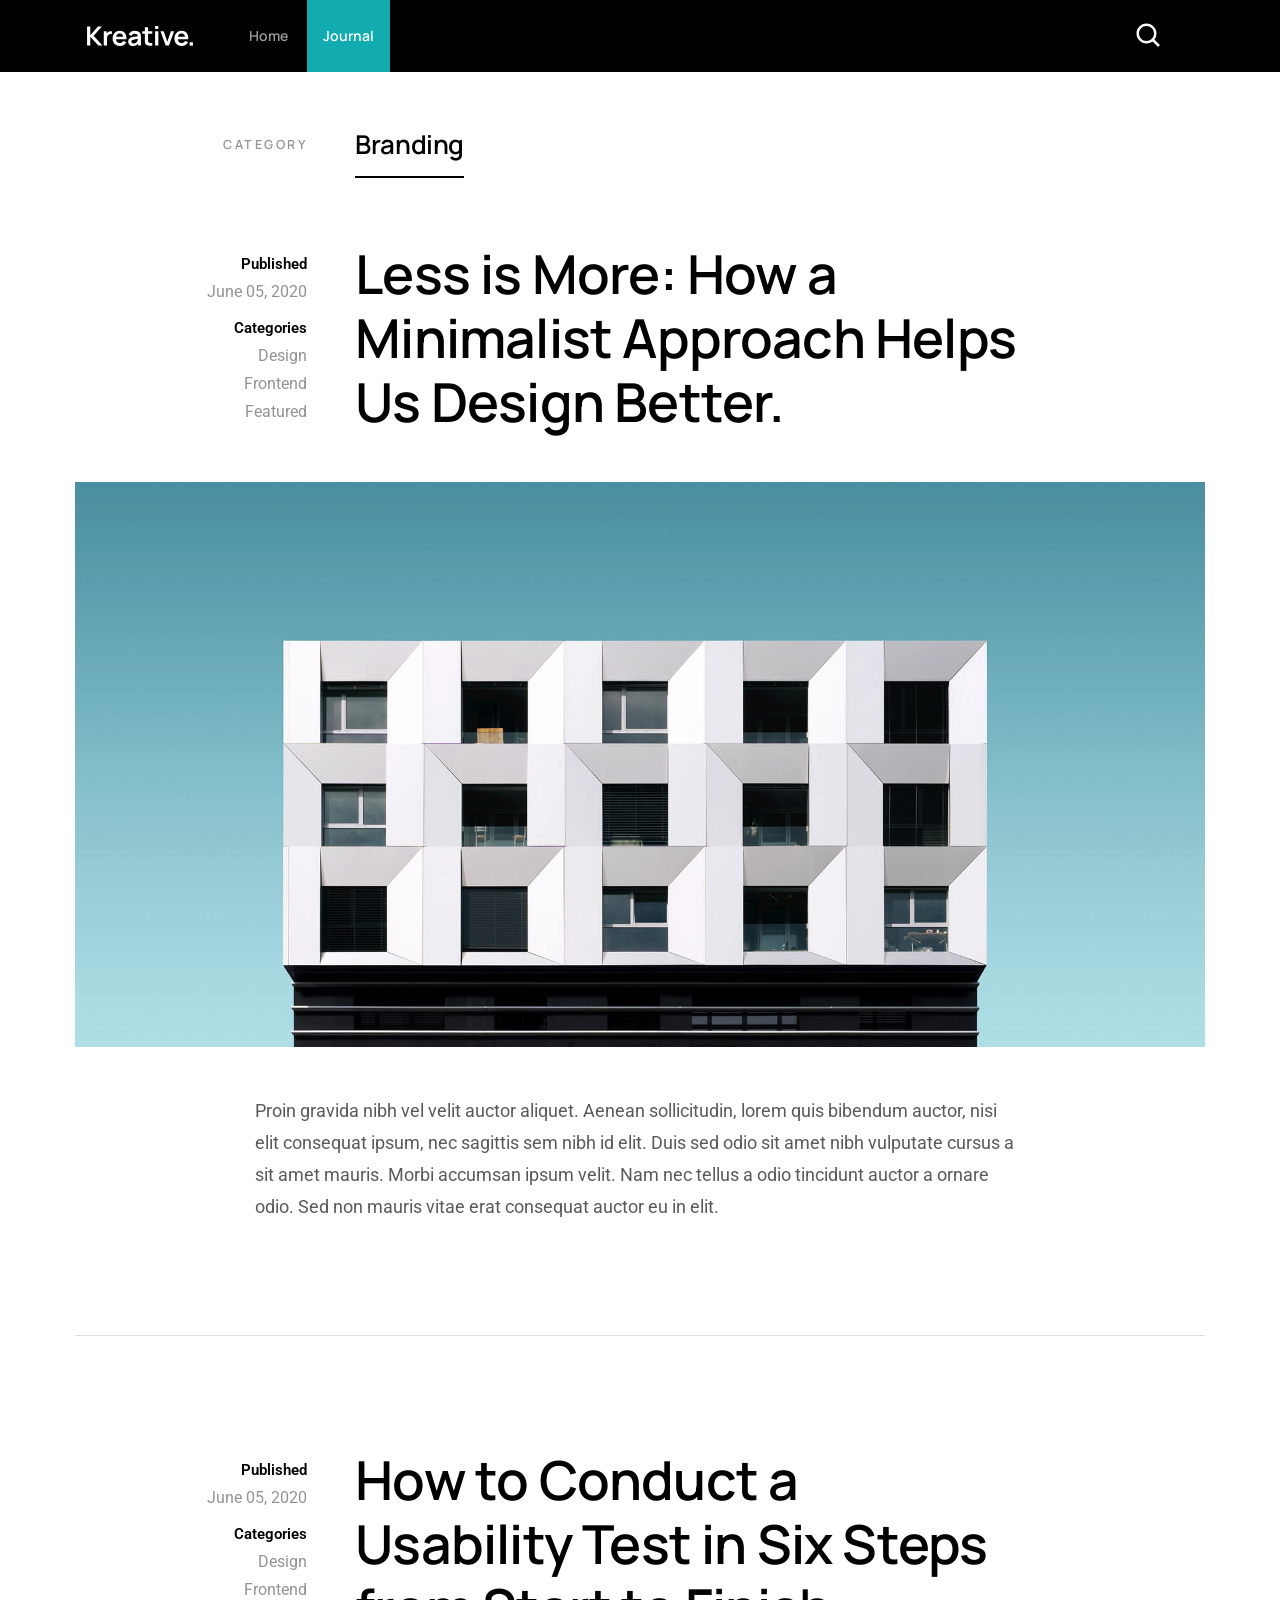
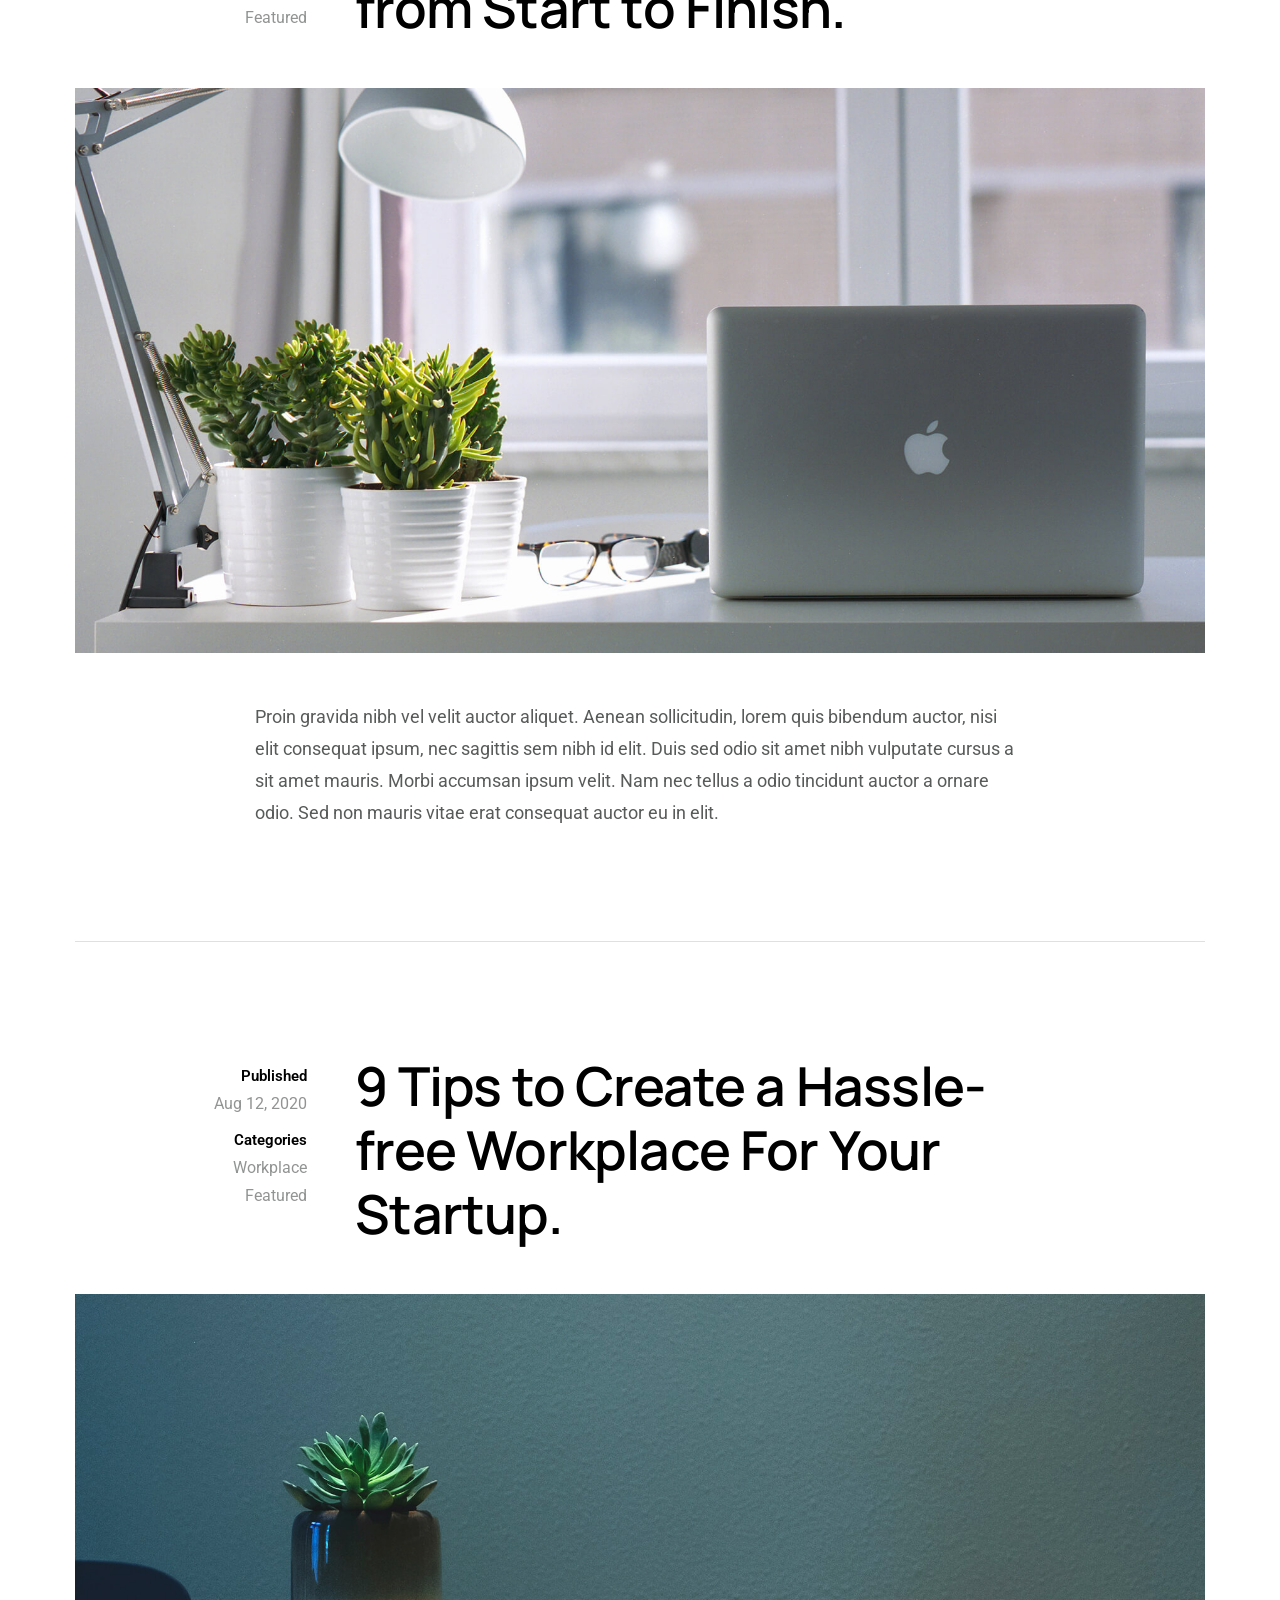
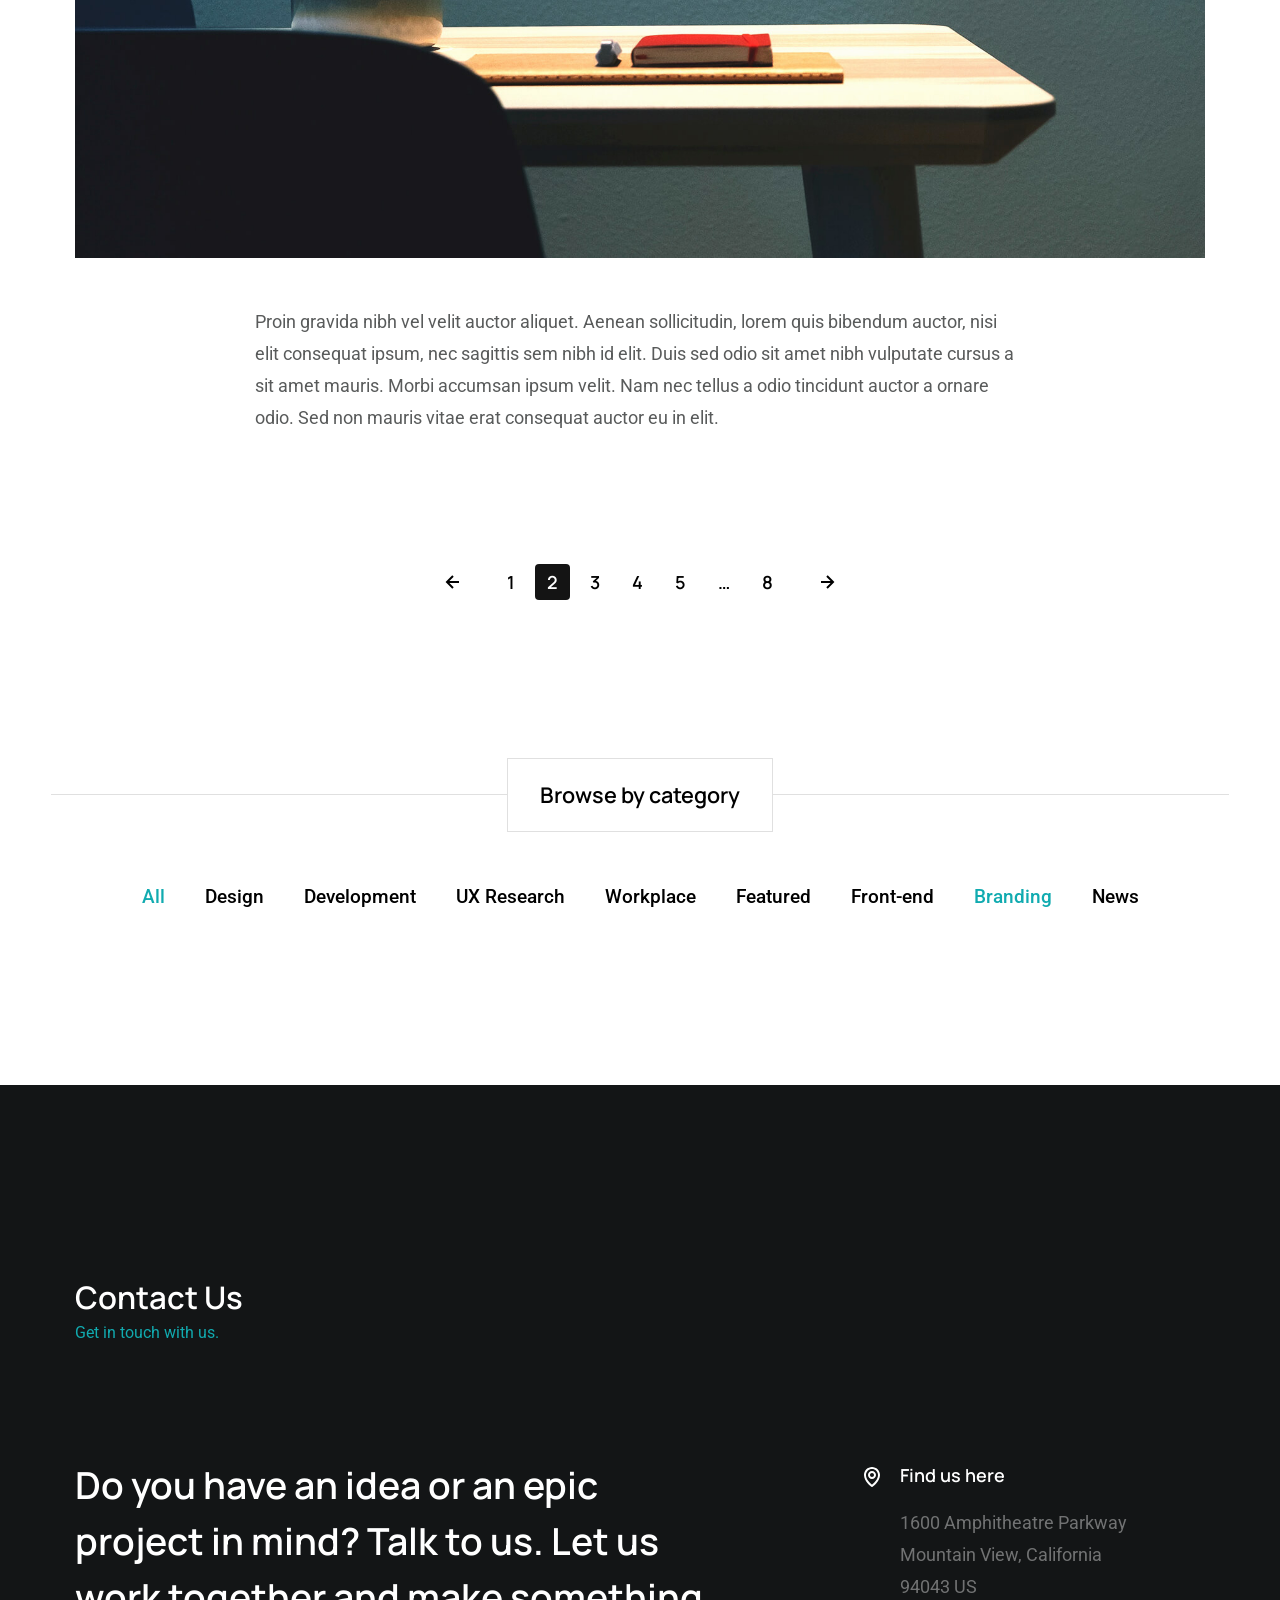
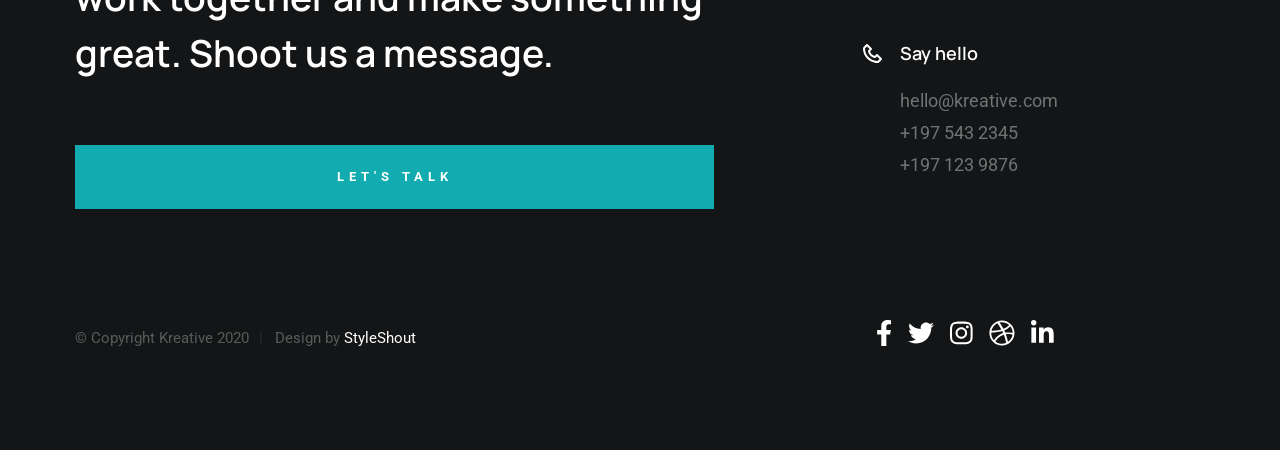
<file: category.html>
<!DOCTYPE html>
<html class="no-js" lang="en">
<head>

    <!--- basic page needs
    ================================================== -->
    <meta charset="utf-8">
    <title>Blog - Kreative</title>
    <meta name="description" content="">
    <meta name="author" content="">

    <!-- mobile specific metas
    ================================================== -->
    <meta name="viewport" content="width=device-width, initial-scale=1">

    <!-- CSS
    ================================================== -->
    <link rel="stylesheet" href="css/styles.css">
    <link rel="stylesheet" href="css/vendor.css">

    <!-- script
    ================================================== -->
    <script src="js/modernizr.js"></script>
    <script defer src="js/fontawesome/all.min.js"></script>

    <!-- favicons
    ================================================== -->
    <link rel="apple-touch-icon" sizes="180x180" href="apple-touch-icon.png">
    <link rel="icon" type="image/png" sizes="32x32" href="favicon-32x32.png">
    <link rel="icon" type="image/png" sizes="16x16" href="favicon-16x16.png">
    <link rel="manifest" href="site.webmanifest">

</head>

<body id="top">


    <!-- preloader
    ================================================== -->
    <div id="preloader">
        <div id="loader"></div>
    </div>


    <!-- header
    ================================================== -->
    <header class="s-header s-header--blog">
        <div class="row">

            <div class="s-header__logo">
                <a href="index.html">
                    <img src="images/logo.svg" alt="Homepage">
                </a>
            </div>

            <nav class="s-header__nav">
                <ul>
                    <li><a href="index.html">Home</a></li>
                    <li class="current"><a href="blog.html">Journal</a></li>
                </ul>
            </nav>

            <a class="s-header__menu-toggle" href="#0" title="Menu">
                <span class="s-header__menu-icon"></span>
            </a>

            <div class="s-header__search-block">

                <div class="s-header__search">
                    <form role="search" method="get" class="s-header__search-form" action="#">
                        <label>
                            <span class="hide-content">Search for:</span>
                            <input type="search" class="search-field"  value="" name="s" title="Search for:" >
                        </label>
                        <input type="submit" class="search-submit" value="Search">
                    </form>
        
                    <a href="#0" title="Close Search" class="s-header__overlay-close">Close</a>
                </div>
    
                <a class="s-header__search-trigger" href="#0">
                    <svg xmlns="http://www.w3.org/2000/svg" viewBox="0 0 24 24"><path d="M10 18a7.952 7.952 0 004.897-1.688l4.396 4.396 1.414-1.414-4.396-4.396A7.952 7.952 0 0018 10c0-4.411-3.589-8-8-8s-8 3.589-8 8 3.589 8 8 8zm0-14c3.309 0 6 2.691 6 6s-2.691 6-6 6-6-2.691-6-6 2.691-6 6-6z"/></svg>
                </a>

            </div> <!-- end s-header__search-block -->

        </div> <!-- end row -->
    </header> <!-- end s-header -->


    <!-- blog content
    ================================================== -->
    <section class="blog-content">

        <div class="row">
            <div class="column large-12">

                <h1 class="page-title page-title--category">
                    <span class="light-text">Category</span>
                    <span class="dark-text">Branding</span>
                </h1>

                <div class="blog-post-listing">
                    
                    <article class="blog-post">

                        <div class="blog-post__header">
                            <h1 class="blog-post__title">
                                <a href="blog-single.html" title="">
                                Less is More: How a Minimalist Approach Helps Us Design Better. 
                                </a>
                            </h1>
                            
                            <div class="blog-post__meta">

                                <div class="blog-post__date">June 05, 2020</div>
              
                                <p class="blog-post__cat">
                                   <a href="category.html">Design</a>
                                   <a href="category.html">Frontend</a>
                                   <a href="category.html">Featured</a>
                                </p>
              
                             </div>
                        </div> <!-- blog-post__header -->

                        <a href="blog-single.html" class="blog-post__thumb">
                            <img src="images/thumbs/post/minimalist-1800.jpg" 
                                 srcset="images/thumbs/post/minimalist-2400.jpg 2400w, 
                                         images/thumbs/post/minimalist-1800.jpg 1800w, 
                                         images/thumbs/post/minimalist-600.jpg 600w" sizes="(max-width: 2400px) 100vw, 2400px" alt="">
                        </a> <!-- blog-post__thumb -->

                        <div class="blog-post__content">

                           <p class="blog-post__excerpt">
                            Proin gravida nibh vel velit auctor aliquet. Aenean sollicitudin, 
                            lorem quis bibendum auctor, nisi elit consequat ipsum, nec sagittis 
                            sem nibh id elit. Duis sed odio sit amet nibh vulputate cursus a sit 
                            amet mauris. Morbi accumsan ipsum velit. Nam nec tellus a odio 
                            tincidunt auctor a ornare odio. Sed non mauris vitae erat consequat 
                            auctor eu in elit.
                           </p>

                        </div> <!-- blog-post__content -->

                    </article> <!-- blog post -->


                    <article class="blog-post">

                        <div class="blog-post__header">
                            <h1 class="blog-post__title">
                                <a href="blog-single.html" title="">
                                How to Conduct a Usability Test in Six Steps from Start to Finish. 
                                </a>
                            </h1>
                            
                            <div class="blog-post__meta">

                                <div class="blog-post__date">June 05, 2020</div>
              
                                <p class="blog-post__cat">
                                    <a href="category.html">Design</a>
                                    <a href="category.html">Frontend</a>
                                    <a href="category.html">Featured</a>
                                </p>
              
                             </div>
                        </div> <!-- blog-post__header -->

                        <a href="blog-single.html" class="blog-post__thumb">
                            <img src="images/thumbs/post/usability-1800.jpg" 
                                 srcset="images/thumbs/post/usability-2400.jpg 2400w, 
                                         images/thumbs/post/usability-1800.jpg 1800w, 
                                         images/thumbs/post/usability-600.jpg 600w" sizes="(max-width: 2400px) 100vw, 2400px" alt="">
                        </a> <!-- blog-post__thumb -->

                        <div class="blog-post__content">

                           <p class="blog-post__excerpt">
                            Proin gravida nibh vel velit auctor aliquet. Aenean sollicitudin, 
                            lorem quis bibendum auctor, nisi elit consequat ipsum, nec sagittis 
                            sem nibh id elit. Duis sed odio sit amet nibh vulputate cursus a sit 
                            amet mauris. Morbi accumsan ipsum velit. Nam nec tellus a odio 
                            tincidunt auctor a ornare odio. Sed non mauris vitae erat consequat 
                            auctor eu in elit.
                           </p>

                        </div> <!-- blog-post__content -->

                    </article> <!-- blog post -->


                    <article class="blog-post">

                        <div class="blog-post__header">
                            <h1 class="blog-post__title">
                                <a href="blog-single.html" title="">
                                    9 Tips to Create a Hassle-free Workplace For Your Startup.
                                </a>
                            </h1>
                            
                            <div class="blog-post__meta">

                                <div class="blog-post__date">Aug 12, 2020</div>
              
                                <p class="blog-post__cat">
                                   <a href="category.html">Workplace</a>
                                   <a href="category.html">Featured</a>
                                </p>
              
                             </div>
                        </div> <!-- blog-post__header -->

                        <a href="" class="blog-post__thumb">
                            <img src="images/thumbs/post/startup-1800.jpg" 
                                 srcset="images/thumbs/post/startup-2400.jpg 2400w, 
                                         images/thumbs/post/startup-1800.jpg 1800w, 
                                         images/thumbs/post/startup-600.jpg 600w" sizes="(max-width: 2400px) 100vw, 2400px" alt="">
                        </a> <!-- blog-post__thumb -->

                        <div class="blog-post__content">

                           <p class="blog-post__excerpt">
                            Proin gravida nibh vel velit auctor aliquet. Aenean sollicitudin, 
                            lorem quis bibendum auctor, nisi elit consequat ipsum, nec sagittis 
                            sem nibh id elit. Duis sed odio sit amet nibh vulputate cursus a sit 
                            amet mauris. Morbi accumsan ipsum velit. Nam nec tellus a odio 
                            tincidunt auctor a ornare odio. Sed non mauris vitae erat consequat 
                            auctor eu in elit.
                           </p>

                        </div> <!-- blog-post__content -->

                    </article> <!-- blog post -->

                </div> <!-- end blog-post-listing -->

                <div class="row pagination-wrap">
                    <div class="column">
                        <nav class="pgn aos-init aos-animate" data-aos="fade-up">
                            <ul>
                                <li>
                                    <a class="pgn__prev" href="#0">
                                        <svg xmlns="http://www.w3.org/2000/svg" width="24" height="24" viewBox="0 0 24 24"><path d="M12.707 17.293L8.414 13H18v-2H8.414l4.293-4.293-1.414-1.414L4.586 12l6.707 6.707z"/></svg>
                                    </a>
                                </li>
                                <li><a class="pgn__num" href="#0">1</a></li>
                                <li><span class="pgn__num current">2</span></li>
                                <li><a class="pgn__num" href="#0">3</a></li>
                                <li><a class="pgn__num" href="#0">4</a></li>
                                <li><a class="pgn__num" href="#0">5</a></li>
                                <li><span class="pgn__num dots">…</span></li>
                                <li><a class="pgn__num" href="#0">8</a></li>
                                <li>
                                    <a class="pgn__next" href="#0">
                                        <svg xmlns="http://www.w3.org/2000/svg" width="24" height="24" viewBox="0 0 24 24"><path d="M11.293 17.293l1.414 1.414L19.414 12l-6.707-6.707-1.414 1.414L15.586 11H6v2h9.586z"/></svg>
                                    </a>
                                </li>
                            </ul>
                        </nav>
                    </div>
                </div>  <!-- end pagination-wrap -->

            </div> <!-- column -->
        </div> <!-- row -->

    </section> <!-- end blog-content -->


    <!-- category block
    ================================================== -->
    <section class="category-block">
        <div class="row">
            <div class="column">
                <h3>Browse by category</h3>
                
                <ul class="category-list">
                    <li class="current"><a href="blog.html">All</a></li>
                    <li><a href="category.html">Design</a></li>
                    <li><a href="category.html">Development</a></li>
                    <li><a href="category.html">UX Research</a></li>
                    <li><a href="category.html">Workplace</a></li>
                    <li><a href="category.html">Featured</a></li>
                    <li><a href="category.html">Front-end</a></li>
                    <li class="current"><a href="category.html">Branding</a></li>
                    <li><a href="category.html">News</a></li>
                </ul>
            </div>
        </div>
    </section> <!-- end category-block -->


    <!-- contact
    ================================================== -->
    <section id="contact" class="s-contact s-dark">

        <div class="row section-head">
            <div class="column large-3 medium-12">
                <h2>Contact Us</h2>
                <p class="desc">Get in touch with us.</p>
            </div>
        </div> <!-- end section-head -->

        <div class="row s-contact__content">

            <div class="column large-7 medium-12">
                <h3 class="display-1">
                    Do you have an idea or an epic project in mind? Talk to us. 
                    Let us work together and make something great. Shoot us 
                    a message.
                </h3>

                <div class="s-contact__email-us">
                    <a href="mailto:#0" class="btn btn--primary h-full-width">Let's Talk</a>
                </div>
            </div>

            <div class="column large-4 medium-12 s-contact__info-blocks">
                <div class="row">
                    <div class="column large-12 medium-6 tab-12">
                        <div class="s-contact__info-block">
                            
                            <span class="s-contact__info-block-icon">
                                <svg xmlns="http://www.w3.org/2000/svg" width="24" height="24"><path d="M12 14c2.206 0 4-1.794 4-4s-1.794-4-4-4-4 1.794-4 4 1.794 4 4 4zm0-6c1.103 0 2 .897 2 2s-.897 2-2 2-2-.897-2-2 .897-2 2-2z"/><path d="M11.42 21.814a.998.998 0 001.16 0C12.884 21.599 20.029 16.44 20 10c0-4.411-3.589-8-8-8S4 5.589 4 9.995c-.029 6.445 7.116 11.604 7.42 11.819zM12 4c3.309 0 6 2.691 6 6.005.021 4.438-4.388 8.423-6 9.73-1.611-1.308-6.021-5.294-6-9.735 0-3.309 2.691-6 6-6z"/></svg>
                            </span>
        
                            <h5>Find us here</h5>
                            <p>
                            1600 Amphitheatre Parkway <br>
                            Mountain View, California <br>
                            94043 US
                            </p>
                        </div> <!-- end s-contact__info-block -->
                    </div>

                    <div class="column large-12 medium-6 tab-12">
                        <div class="s-contact__info-block">
                            <span class="s-contact__info-block-icon">
                                <svg xmlns="http://www.w3.org/2000/svg" width="24" height="24"><path d="M17.707 12.293a.999.999 0 00-1.414 0l-1.594 1.594c-.739-.22-2.118-.72-2.992-1.594s-1.374-2.253-1.594-2.992l1.594-1.594a.999.999 0 000-1.414l-4-4a.999.999 0 00-1.414 0L3.581 5.005c-.38.38-.594.902-.586 1.435.023 1.424.4 6.37 4.298 10.268s8.844 4.274 10.269 4.298h.028c.528 0 1.027-.208 1.405-.586l2.712-2.712a.999.999 0 000-1.414l-4-4.001zm-.127 6.712c-1.248-.021-5.518-.356-8.873-3.712-3.366-3.366-3.692-7.651-3.712-8.874L7 4.414 9.586 7 8.293 8.293a1 1 0 00-.272.912c.024.115.611 2.842 2.271 4.502s4.387 2.247 4.502 2.271a.991.991 0 00.912-.271L17 14.414 19.586 17l-2.006 2.005z"/></svg>
                            </span>
        
                            <h5>Say hello</h5>
                            <p>
                            hello@kreative.com <br>
                            +197 543 2345 <br>
                            +197 123 9876
                            </p>
                        </div> <!-- end s-contact__info-block -->
                    </div>
                </div> <!-- end row -->
            </div> <!-- end s-contact__info-blocks -->

        </div> <!-- end s-contact__content -->

    </section> <!-- end s-contact -->


    <!-- footer
    ================================================== -->
    <footer class="s-footer">
        <div class="row">
            <div class="column large-4 medium-6 w-1000-stack s-footer__social-block">
                <ul class="s-footer__social">
                    <li><a href="#0"><i class="fab fa-facebook-f" aria-hidden="true"></i></a></li>
                    <li><a href="#0"><i class="fab fa-twitter" aria-hidden="true"></i></a></li>
                    <li><a href="#0"><i class="fab fa-instagram" aria-hidden="true"></i></a></li>
                    <li><a href="#0"><i class="fab fa-dribbble" aria-hidden="true"></i></a></li>
                    <li><a href="#0"><i class="fab fa-linkedin-in" aria-hidden="true"></i></a></li>
                </ul>
            </div>

            <div class="column large-7 medium-6 w-1000-stack ss-copyright">
                <span>© Copyright Kreative 2020</span> 
                <span>Design by <a href="https://www.styleshout.com/">StyleShout</a></span>
            </div>
        </div>

        <div class="ss-go-top">
            <a class="smoothscroll" title="Back to Top" href="#top">
                <svg xmlns="http://www.w3.org/2000/svg" viewBox="0 0 24 24"><path d="M6 4h12v2H6zm5 10v6h2v-6h5l-6-6-6 6z"/></svg>
            </a>
        </div> <!-- end ss-go-top -->
    </footer>


    <!-- Java Script
    ================================================== -->
    <script src="js/jquery-3.2.1.min.js"></script>
    <script src="js/plugins.js"></script>
    <script src="js/main.js"></script>

</body>

</html>
</file>
<file: css/styles.css>
/* =================================================================== 
 * Kreative Main Stylesheet
 * Template Ver. 2.0.0
 * 05-29-2020
 * ------------------------------------------------------------------
 *
 * TOC:
 * # settings and variables
 *      ## fonts
 *      ## colors
 *      ## vertical spacing and typescale
 *      ## grid variables
 * # normalize
 * # basic/base setup styles
 *      ## media
 *      ## typography resets
 *      ## links
 *      ## inputs
 * # Grid v3.0.0
 *      ## medium screen devices
 *      ## tablets
 *      ## mobile devices
 *      ## small mobile devices <= 400px
 * # block grids
 *      ## block grids - medium screen devices
 *      ## block grids - tablets
 *      ## block grids - mobile devices 
 *      ## block grids - small mobile devices <= 400px 
 * # MISC - (_grid.scss)
 * # custom grid, block grid STACK breakpoints
 * # base style overrides
 *      ## links
 * # typography & general theme styles
 *      ## lists 
 *      ## responsive video container
 *      ## floated image
 *      ## tables
 *      ## spacing 
 * # preloader
 *      ## page loaded
 * # forms
 *      ## style placeholder text
 *      ## change autocomplete styles in Chrome
 * # buttons
 * # additional components
 *      ## additional typo styles
 *      ## skillbars
 *      ## alert box 
 *      ## pagination
 * # common and reusable styles
 *      ## slick slider 
 * # site header
 *      ## header logo
 *      ## header nav
 *      ## header search
 *      ## search trigger
 *      ## mobile menu toggle 
 * # home
 *      ## home content
 *      ## home horizontal line
 * # services 
 *      ## services list
 *      ## folio list
 *      ## modal popup
 * # blog
 *      ## homepage blog entries section
 * # about
 *      ## process 
 *      ## team
 * # testimonials
 * # CTA
 * # contact
 *      ## contact content
 *      ## contact info blocks
 * # footer
 *      ## footer social
 *      ## copyright
 *      ## go top
 * # blog styles and blog components
 *      ## blog post
 *      ## blog entry navigation
 *      ## category block
 *      ## comments
 *
 * ------------------------------------------------------------------ */


/* ===================================================================
 * # settings and variables
 *
 * ------------------------------------------------------------------- */

/* ------------------------------------------------------------------- 
 * ## fonts 
 * ------------------------------------------------------------------- */
@import url("https://fonts.googleapis.com/css?family=Manrope:300,300i,400,400i,500,500i,600,600i,700,700i,800|Roboto:300,300i,400,400i,600,600i,700,700i&display=swap");
:root {
    --font-1: "Roboto", sans-serif;
    --font-2: "Manrope", sans-serif;

    /* monospace
     */
    --font-mono: Consolas, "Andale Mono", Courier, "Courier New", monospace;
}

/* ------------------------------------------------------------------- 
 * ## colors 
 * ------------------------------------------------------------------- */
:root {
    /* color-1(#11abb0)
     * color-2(#493657)
     * color-3(#f46036)
     */
    --color-1: hsla(182, 82%, 38%, 1);
    --color-2: hsla(275, 23%, 28%, 1);
    --color-3: hsla(13, 90%, 58%, 1);

    /* theme color variations
     */
    --color-1-lighter: hsla(182, 82%, 68%, 1);
    --color-1-light  : hsla(182, 82%, 58%, 1);
    --color-1-dark   : hsla(182, 82%, 30%, 1);
    --color-1-darker : hsla(182, 82%, 18%, 1);
    --color-2-lighter: hsla(275, 23%, 48%, 1);
    --color-2-light  : hsla(275, 23%, 38%, 1);
    --color-2-dark   : hsla(275, 23%, 18%, 1);
    --color-2-darker : hsla(275, 23%, 8%, 1);

    /* feedback colors
     * color-error(#ffd1d2), color-success(#c8e675), 
     * color-info(#d7ecfb), color-notice(#fff099)
     */
    --color-error          : hsla(359, 100%, 91%, 1);
    --color-success        : hsla(76, 69%, 68%, 1);
    --color-info           : hsla(205, 82%, 91%, 1);
    --color-notice         : hsla(51, 100%, 80%, 1);
    --color-error-content  : hsla(359, 50%, 50%, 1);
    --color-success-content: hsla(76, 29%, 28%, 1);
    --color-info-content   : hsla(205, 32%, 31%, 1);
    --color-notice-content : hsla(51, 30%, 30%, 1);

    /* shades 
     * generated using 
     * Tint & Shade Generator 
     * (https://maketintsandshades.com/)
     */
    --color-black  : #000000;
    --color-gray-19: #0a0a0a;
    --color-gray-18: #141414;
    --color-gray-17: #1e1e1e;
    --color-gray-16: #282828;
    --color-gray-15: #323333;
    --color-gray-14: #3b3d3d;
    --color-gray-13: #454747;
    --color-gray-12: #4f5151;
    --color-gray-11: #595b5b;
    --color-gray-10: #636565;
    --color-gray-9 : #737474;
    --color-gray-8 : #828484;
    --color-gray-7 : #929393;
    --color-gray-6 : #a1a3a3;
    --color-gray-5 : #b1b2b2;
    --color-gray-4 : #c1c1c1;
    --color-gray-3 : #d0d1d1;
    --color-gray-2 : #e0e0e0;
    --color-gray-1 : #eff0f0;
    --color-white  : #ffffff;

    /* text
     */
    --color-text       : var(--color-gray-11);
    --color-text-dark  : var(--color-black);
    --color-text-light : var(--color-gray-7);
    --color-placeholder: var(--color-gray-6);

    /* buttons
     */
    --color-btn                   : var(--color-gray-3);
    --color-btn-text              : var(--color-black);
    --color-btn-hover             : var(--color-black);
    --color-btn-hover-text        : var(--color-white);
    --color-btn-primary           : var(--color-1);
    --color-btn-primary-text      : var(--color-white);
    --color-btn-primary-hover     : var(--color-black);
    --color-btn-primary-hover-text: var(--color-white);
    --color-btn-stroke            : var(--color-black);
    --color-btn-stroke-text       : var(--color-black);
    --color-btn-stroke-hover      : var(--color-black);
    --color-btn-stroke-hover-text : var(--color-white);

    /* others
     */
    --color-white-bg: white;
    --color-dark-bg : #131516;
    --color-border  : var(--color-gray-2);
}

/* ------------------------------------------------------------------- 
 * ## vertical spacing and typescale
 * ------------------------------------------------------------------- */
:root {
    /* spacing
     * base font size: 18px 
     * vertical space unit : 32px
     */
    --base-size     : 62.5%;
    --base-font-size: 1.8rem;
    --space         : 3.2rem;

    /* vertical spacing 
     */
    --vspace-0_25: calc(0.25 * var(--space));
    --vspace-0_5 : calc(0.5 * var(--space));
    --vspace-0_75: calc(0.75 * var(--space));
    --vspace-1   : calc(var(--space));
    --vspace-1_25: calc(1.25 * var(--space));
    --vspace-1_5 : calc(1.5 * var(--space));
    --vspace-1_75: calc(1.75 * var(--space));
    --vspace-2   : calc(2 * var(--space));
    --vspace-2_5 : calc(2.5 * var(--space));
    --vspace-3   : calc(3 * var(--space));
    --vspace-3_5 : calc(3.5 * var(--space));
    --vspace-4   : calc(4 * var(--space));
    --vspace-4_5 : calc(4.5 * var(--space));
    --vspace-5   : calc(5 * var(--space));

    /* type scale
     * ratio 1:2 | base: 18px
     * -------------------------------------------------------
     *
     * --text-display-3 = (77.40px)
     * --text-display-2 = (64.50px)
     * --text-display-1 = (53.75px)
     * --text-xxxl      = (44.79px)
     * --text-xxl       = (37.32px)
     * --text-xl        = (31.10px)
     * --text-lg        = (25.92px)
     * --text-md        = (21.60px)
     * --text-size      = (18.00px) BASE
     * --text-sm        = (15.00px)
     * --text-xs        = (12.50px)
     *
     * -------------------------------------------------------
     */
    --text-scale-ratio: 1.2;
    --text-size       : var(--base-font-size);
    --text-xs         : calc((var(--text-size) / var(--text-scale-ratio)) / var(--text-scale-ratio));
    --text-sm         : calc(var(--text-xs) * var(--text-scale-ratio));
    --text-md         : calc(var(--text-sm) * var(--text-scale-ratio) * var(--text-scale-ratio));
    --text-lg         : calc(var(--text-md) * var(--text-scale-ratio));
    --text-xl         : calc(var(--text-lg) * var(--text-scale-ratio));
    --text-xxl        : calc(var(--text-xl) * var(--text-scale-ratio));
    --text-xxxl       : calc(var(--text-xxl) * var(--text-scale-ratio));
    --text-display-1  : calc(var(--text-xxxl) * var(--text-scale-ratio));
    --text-display-2  : calc(var(--text-display-1) * var(--text-scale-ratio));
    --text-display-3  : calc(var(--text-display-2) * var(--text-scale-ratio));

    /* default button height
     */
    --vspace-btn: var(--vspace-2);
    
}

/* on mobile devices below 600px
 */
@media screen and (max-width: 600px) {
    :root {
        --base-font-size: 1.7rem;
        --space: 2.8rem;
    }
}

/* ------------------------------------------------------------------- 
 * ## grid variables
 * ------------------------------------------------------------------- */
:root {
    /* widths for rows and containers
     */
    --width-full    : 100%;
    --width-max     : 1200px;
    --width-wide    : 1400px;
    --width-wider   : 1600px;
    --width-widest  : 1800px;
    --width-narrow  : 1000px;
    --width-narrower: 900px;
    --width-grid-max: var(--width-max);

    /* gutters
     */
    --gutter-lg : 2.4rem;
    --gutter-md : 2rem;
    --gutter-mob: 1rem;
}



/* ==========================================================================
 * # normalize
 * normalize.css v8.0.1 | MIT License |
 * github.com/necolas/normalize.css
 *
 * -------------------------------------------------------------------------- */

/* ------------------------------------------------------------------- 
 * ## document
 * ------------------------------------------------------------------- */

/* 1. Correct the line height in all browsers.
 * 2. Prevent adjustments of font size after orientation changes in iOS.*/

html {
    line-height: 1.15;
    /* 1 */
    -webkit-text-size-adjust: 100%;
    /* 2 */
}

/* ------------------------------------------------------------------- 
 * ## sections
 * ------------------------------------------------------------------- */

/* Remove the margin in all browsers. */

body {
    margin: 0;
}

/* Render the `main` element consistently in IE. */

main {
    display: block;
}

/* Correct the font size and margin on `h1` elements within `section` and
 * `article` contexts in Chrome, Firefox, and Safari. */

h1 {
    font-size: 2em;
    margin: 0.67em 0;
}

/* ------------------------------------------------------------------- 
 * ## grouping
 * ------------------------------------------------------------------- */

/* 1. Add the correct box sizing in Firefox.
 * 2. Show the overflow in Edge and IE. */

hr {
    -webkit-box-sizing: content-box;
    box-sizing: content-box;
    /* 1 */
    height: 0;
    /* 1 */
    overflow: visible;
    /* 2 */
}

/* 1. Correct the inheritance and scaling of font size in all browsers.
 * 2. Correct the odd `em` font sizing in all browsers. */

pre {
    font-family: monospace, monospace;
    /* 1 */
    font-size: 1em;
    /* 2 */
}

/* ------------------------------------------------------------------- 
 * ## text-level semantics
 * ------------------------------------------------------------------- */

/* Remove the gray background on active links in IE 10. */

a {
    background-color: transparent;
}

/* 1. Remove the bottom border in Chrome 57-
 * 2. Add the correct text decoration in Chrome, Edge, IE, Opera, and Safari. */

abbr[title] {
    border-bottom: none;
    /* 1 */
    text-decoration: underline;
    /* 2 */
    -webkit-text-decoration: underline dotted;
    text-decoration: underline dotted;
    /* 2 */
}

/* Add the correct font weight in Chrome, Edge, and Safari. */

b, strong {
    font-weight: bolder;
}

/* 1. Correct the inheritance and scaling of font size in all browsers.
 * 2. Correct the odd `em` font sizing in all browsers. */

code, kbd, samp {
    font-family: monospace, monospace;
    /* 1 */
    font-size: 1em;
    /* 2 */
}

/* Add the correct font size in all browsers. */

small {
    font-size: 80%;
}

/* Prevent `sub` and `sup` elements from affecting the line height in
 * all browsers. */

sub, sup {
    font-size: 75%;
    line-height: 0;
    position: relative;
    vertical-align: baseline;
}

sub {
    bottom: -0.25em;
}

sup {
    top: -0.5em;
}

/* ------------------------------------------------------------------- 
 * ## embedded content
 * ------------------------------------------------------------------- */

/* Remove the border on images inside links in IE 10. */

img {
    border-style: none;
}

/* ------------------------------------------------------------------- 
 * ## forms
 * ------------------------------------------------------------------- */

/* 1. Change the font styles in all browsers.
 * 2. Remove the margin in Firefox and Safari. */

button, input, optgroup, select, textarea {
    font-family: inherit;
    /* 1 */
    font-size: 100%;
    /* 1 */
    line-height: 1.15;
    /* 1 */
    margin: 0;
    /* 2 */
}

/* Show the overflow in IE.
 * 1. Show the overflow in Edge. */

button, input {
    /* 1 */
    overflow: visible;
}

/* Remove the inheritance of text transform in Edge, Firefox, and IE.
 * 1. Remove the inheritance of text transform in Firefox. */

button, select {
    /* 1 */
    text-transform: none;
}

/* Correct the inability to style clickable types in iOS and Safari. */

button, [type="button"], [type="reset"], [type="submit"] {
    -webkit-appearance: button;
}

/* Remove the inner border and padding in Firefox. */

button::-moz-focus-inner, [type="button"]::-moz-focus-inner, [type="reset"]::-moz-focus-inner, [type="submit"]::-moz-focus-inner {
    border-style: none;
    padding: 0;
}

/* Restore the focus styles unset by the previous rule. */

button:-moz-focusring, [type="button"]:-moz-focusring, [type="reset"]:-moz-focusring, [type="submit"]:-moz-focusring {
    outline: 1px dotted ButtonText;
}

/* Correct the padding in Firefox. */

fieldset {
    padding: 0.35em 0.75em 0.625em;
}

/* 1. Correct the text wrapping in Edge and IE.
 * 2. Correct the color inheritance from `fieldset` elements in IE.
 * 3. Remove the padding so developers are not caught out when they zero out
 *    `fieldset` elements in all browsers. */

legend {
    -webkit-box-sizing: border-box;
    box-sizing: border-box;
    /* 1 */
    color: inherit;
    /* 2 */
    display: table;
    /* 1 */
    max-width: 100%;
    /* 1 */
    padding: 0;
    /* 3 */
    white-space: normal;
    /* 1 */
}

/* Add the correct vertical alignment in Chrome, Firefox, and Opera. */

progress {
    vertical-align: baseline;
}

/* Remove the default vertical scrollbar in IE 10+. */

textarea {
    overflow: auto;
}

/* 1. Add the correct box sizing in IE 10.
 * 2. Remove the padding in IE 10. */

[type="checkbox"], [type="radio"] {
    -webkit-box-sizing: border-box;
    box-sizing: border-box;
    /* 1 */
    padding: 0;
    /* 2 */
}

/* Correct the cursor style of increment and decrement buttons in Chrome. */

[type="number"]::-webkit-inner-spin-button, [type="number"]::-webkit-outer-spin-button {
    height: auto;
}

/* 1. Correct the odd appearance in Chrome and Safari.
 * 2. Correct the outline style in Safari. */

[type="search"] {
    -webkit-appearance: textfield;
    /* 1 */
    outline-offset: -2px;
    /* 2 */
}

/* Remove the inner padding in Chrome and Safari on macOS. */

[type="search"]::-webkit-search-decoration {
    -webkit-appearance: none;
}

/* 1. Correct the inability to style clickable types in iOS and Safari.
 * 2. Change font properties to `inherit` in Safari. */

::-webkit-file-upload-button {
    -webkit-appearance: button;
    /* 1 */
    font: inherit;
    /* 2 */
}

/* ------------------------------------------------------------------- 
 * ## interactive
 * ------------------------------------------------------------------- */

/* Add the correct display in Edge, IE 10+, and Firefox. */

details {
    display: block;
}

/* Add the correct display in all browsers. */

summary {
    display: list-item;
}

/* ------------------------------------------------------------------- 
 * ## misc
 * ------------------------------------------------------------------- */

/* Add the correct display in IE 10+. */

template {
    display: none;
}

/* Add the correct display in IE 10. */

[hidden] {
    display: none;
}



/* ===================================================================
 * # basic/base setup styles
 *
 * ------------------------------------------------------------------- */
html {
    font-size: 62.5%;
    -webkit-box-sizing: border-box;
    box-sizing: border-box;
}

*, *::before, *::after {
    -webkit-box-sizing: inherit;
    box-sizing: inherit;
}

body {
    font-weight: normal;
    line-height: 1;
    word-wrap: break-word;
    -moz-font-smoothing: grayscale;
    -moz-osx-font-smoothing: grayscale;
    -webkit-font-smoothing: antialiased;
    -webkit-overflow-scrolling: touch;
    -webkit-text-size-adjust: none;
}

/* ------------------------------------------------------------------- 
 * ## media
 * ------------------------------------------------------------------- */
svg, img, video embed, iframe, object {
    max-width: 100%;
    height: auto;
}

/* ------------------------------------------------------------------- 
 * ## typography resets
 * ------------------------------------------------------------------- */
div, dl, dt, dd, ul, ol, li, h1, h2, h3, h4, h5, h6, pre, form, p, blockquote, th, td {
    margin: 0;
    padding: 0;
}

p {
    font-size: inherit;
    text-rendering: optimizeLegibility;
}

em, i {
    font-style: italic;
    line-height: inherit;
}

strong, b {
    font-weight: bold;
    line-height: inherit;
}

small {
    font-size: 60%;
    line-height: inherit;
}

ol, ul {
    list-style: none;
}

li {
    display: block;
}

/* ------------------------------------------------------------------- 
 * ## links
 * ------------------------------------------------------------------- */
a {
    text-decoration: none;
    line-height: inherit;
}

a img {
    border: none;
}

/* ------------------------------------------------------------------- 
 * ## inputs
 * ------------------------------------------------------------------- */
fieldset {
    margin: 0;
    padding: 0;
}

input[type="email"], 
input[type="number"], 
input[type="search"], 
input[type="text"], 
input[type="tel"], 
input[type="url"], 
input[type="password"], 
textarea {
    -webkit-appearance: none;
    -moz-appearance: none;
    appearance: none;
}



/* ===================================================================
 * # Grid v3.0.0
 *
 *   -----------------------------------------------------------------
 * - Grid breakpoints are based on MAXIMUM WIDTH media queries, 
 *   meaning they apply to that one breakpoint and ALL THOSE BELOW IT.
 * - Grid columns without a specified width will automatically layout 
 *   as equal width columns.
 * ------------------------------------------------------------------- */

/* rows
 * ------------------------------------- */
.row {
    width: 92%;
    max-width: var(--width-grid-max);
    margin: 0 auto;
    display: -ms-flexbox;
    display: -webkit-box;
    display: flex;
    -ms-flex-flow: row wrap;
    -webkit-box-orient: horizontal;
    -webkit-box-direction: normal;
    flex-flow: row wrap;
}

.row .row {
    width: auto;
    max-width: none;
    margin-left: calc(var(--gutter-lg) * -1);
    margin-right: calc(var(--gutter-lg) * -1);
}

/* columns
 * -------------------------------------- */
.column {
    -ms-flex: 1 1 0%;
    -webkit-box-flex: 1;
    flex: 1 1 0%;
    padding: 0 var(--gutter-lg);
}

.collapse>.column, .column.collapse {
    padding: 0;
}

/* flex row containers utility classes
 */
.row.row-wrap {
    -ms-flex-wrap: wrap;
    flex-wrap: wrap;
}

.row.row-nowrap {
    -ms-flex-wrap: none;
    flex-wrap: nowrap;
}

.row.row-y-top {
    -ms-flex-align: start;
    -webkit-box-align: start;
    align-items: flex-start;
}

.row.row-y-bottom {
    -ms-flex-align: end;
    -webkit-box-align: end;
    align-items: flex-end;
}

.row.row-y-center {
    -ms-flex-align: center;
    -webkit-box-align: center;
    align-items: center;
}

.row.row-stretch {
    -ms-flex-align: stretch;
    -webkit-box-align: stretch;
    align-items: stretch;
}

.row.row-baseline {
    -ms-flex-align: baseline;
    -webkit-box-align: baseline;
    align-items: baseline;
}

.row.row-x-left {
    -ms-flex-pack: start;
    -webkit-box-pack: start;
    justify-content: flex-start;
}

.row.row-x-right {
    -ms-flex-pack: end;
    -webkit-box-pack: end;
    justify-content: flex-end;
}

.row.row-x-center {
    -ms-flex-pack: center;
    -webkit-box-pack: center;
    justify-content: center;
}

/* flex item utility alignment classes
 */
.align-center {
    margin: auto;
    -webkit-align-self: center;
    -ms-flex-item-align: center;
    -ms-grid-row-align: center;
    align-self: center;
}

.align-left {
    margin-right: auto;
    -webkit-align-self: center;
    -ms-flex-item-align: center;
    -ms-grid-row-align: center;
    align-self: center;
}

.align-right {
    margin-left: auto;
    -webkit-align-self: center;
    -ms-flex-item-align: center;
    -ms-grid-row-align: center;
    align-self: center;
}

.align-x-center {
    margin-right: auto;
    margin-left: auto;
}

.align-x-left {
    margin-right: auto;
}

.align-x-right {
    margin-left: auto;
}

.align-y-center {
    -webkit-align-self: center;
    -ms-flex-item-align: center;
    -ms-grid-row-align: center;
    align-self: center;
}

.align-y-top {
    -webkit-align-self: flex-start;
    -ms-flex-item-align: start;
    align-self: flex-start;
}

.align-y-bottom {
    -webkit-align-self: flex-end;
    -ms-flex-item-align: end;
    align-self: flex-end;
}

/* large screen column widths 
 */
.large-1 {
    -ms-flex: 0 0 8.33333%;
    -webkit-box-flex: 0;
    flex: 0 0 8.33333%;
    max-width: 8.33333%;
}

.large-2 {
    -ms-flex: 0 0 16.66667%;
    -webkit-box-flex: 0;
    flex: 0 0 16.66667%;
    max-width: 16.66667%;
}

.large-3 {
    -ms-flex: 0 0 25%;
    -webkit-box-flex: 0;
    flex: 0 0 25%;
    max-width: 25%;
}

.large-4 {
    -ms-flex: 0 0 33.33333%;
    -webkit-box-flex: 0;
    flex: 0 0 33.33333%;
    max-width: 33.33333%;
}

.large-5 {
    -ms-flex: 0 0 41.66667%;
    -webkit-box-flex: 0;
    flex: 0 0 41.66667%;
    max-width: 41.66667%;
}

.large-6 {
    -ms-flex: 0 0 50%;
    -webkit-box-flex: 0;
    flex: 0 0 50%;
    max-width: 50%;
}

.large-7 {
    -ms-flex: 0 0 58.33333%;
    -webkit-box-flex: 0;
    flex: 0 0 58.33333%;
    max-width: 58.33333%;
}

.large-8 {
    -ms-flex: 0 0 66.66667%;
    -webkit-box-flex: 0;
    flex: 0 0 66.66667%;
    max-width: 66.66667%;
}

.large-9 {
    -ms-flex: 0 0 75%;
    -webkit-box-flex: 0;
    flex: 0 0 75%;
    max-width: 75%;
}

.large-10 {
    -ms-flex: 0 0 83.33333%;
    -webkit-box-flex: 0;
    flex: 0 0 83.33333%;
    max-width: 83.33333%;
}
.large-11 {
    -ms-flex: 0 0 91.66667%;
    -webkit-box-flex: 0;
    flex: 0 0 91.66667%;
    max-width: 91.66667%;
}

.large-12 {
    -ms-flex: 0 0 100%;
    -webkit-box-flex: 0;
    flex: 0 0 100%;
    max-width: 100%;
}

/* ------------------------------------------------------------------- 
 * ## medium screen devices
 * ------------------------------------------------------------------- */
@media screen and (max-width: 1200px) {
    .row .row {
        margin-left: calc(var(--gutter-md) * -1);
        margin-right: calc(var(--gutter-md) * -1);
    }
    .column {
        padding: 0 var(--gutter-md);
    }
    .medium-1 {
        -ms-flex: 0 0 8.33333%;
        -webkit-box-flex: 0;
        flex: 0 0 8.33333%;
        max-width: 8.33333%;
    }
    .medium-2 {
        -ms-flex: 0 0 16.66667%;
        -webkit-box-flex: 0;
        flex: 0 0 16.66667%;
        max-width: 16.66667%;
    }
    .medium-3 {
        -ms-flex: 0 0 25%;
        -webkit-box-flex: 0;
        flex: 0 0 25%;
        max-width: 25%;
    }
    .medium-4 {
        -ms-flex: 0 0 33.33333%;
        -webkit-box-flex: 0;
        flex: 0 0 33.33333%;
        max-width: 33.33333%;
    }
    .medium-5 {
        -ms-flex: 0 0 41.66667%;
        -webkit-box-flex: 0;
        flex: 0 0 41.66667%;
        max-width: 41.66667%;
    }
    .medium-6 {
        -ms-flex: 0 0 50%;
        -webkit-box-flex: 0;
        flex: 0 0 50%;
        max-width: 50%;
    }
    .medium-7 {
        -ms-flex: 0 0 58.33333%;
        -webkit-box-flex: 0;
        flex: 0 0 58.33333%;
        max-width: 58.33333%;
    }
    .medium-8 {
        -ms-flex: 0 0 66.66667%;
        -webkit-box-flex: 0;
        flex: 0 0 66.66667%;
        max-width: 66.66667%;
    }
    .medium-9 {
        -ms-flex: 0 0 75%;
        -webkit-box-flex: 0;
        flex: 0 0 75%;
        max-width: 75%;
    }
    .medium-10 {
        -ms-flex: 0 0 83.33333%;
        -webkit-box-flex: 0;
        flex: 0 0 83.33333%;
        max-width: 83.33333%;
    }
    .medium-11 {
        -ms-flex: 0 0 91.66667%;
        -webkit-box-flex: 0;
        flex: 0 0 91.66667%;
        max-width: 91.66667%;
    }
    .medium-12 {
        -ms-flex: 0 0 100%;
        -webkit-box-flex: 0;
        flex: 0 0 100%;
        max-width: 100%;
    }
}

/* ------------------------------------------------------------------- 
 * ## tablets
 * ------------------------------------------------------------------- */
@media screen and (max-width: 800px) {
    .row {
        width: 90%;
    }
    .tab-1 {
        -ms-flex: 0 0 8.33333%;
        -webkit-box-flex: 0;
        flex: 0 0 8.33333%;
        max-width: 8.33333%;
    }
    .tab-2 {
        -ms-flex: 0 0 16.66667%;
        -webkit-box-flex: 0;
        flex: 0 0 16.66667%;
        max-width: 16.66667%;
    }
    .tab-3 {
        -ms-flex: 0 0 25%;
        -webkit-box-flex: 0;
        flex: 0 0 25%;
        max-width: 25%;
    }
    .tab-4 {
        -ms-flex: 0 0 33.33333%;
        -webkit-box-flex: 0;
        flex: 0 0 33.33333%;
        max-width: 33.33333%;
    }
    .tab-5 {
        -ms-flex: 0 0 41.66667%;
        -webkit-box-flex: 0;
        flex: 0 0 41.66667%;
        max-width: 41.66667%;
    }
    .tab-6 {
        -ms-flex: 0 0 50%;
        -webkit-box-flex: 0;
        flex: 0 0 50%;
        max-width: 50%;
    }
    .tab-7 {
        -ms-flex: 0 0 58.33333%;
        -webkit-box-flex: 0;
        flex: 0 0 58.33333%;
        max-width: 58.33333%;
    }
    .tab-8 {
        -ms-flex: 0 0 66.66667%;
        -webkit-box-flex: 0;
        flex: 0 0 66.66667%;
        max-width: 66.66667%;
    }
    .tab-9 {
        -ms-flex: 0 0 75%;
        -webkit-box-flex: 0;
        flex: 0 0 75%;
        max-width: 75%;
    }
    .tab-10 {
        -ms-flex: 0 0 83.33333%;
        -webkit-box-flex: 0;
        flex: 0 0 83.33333%;
        max-width: 83.33333%;
    }
    .tab-11 {
        -ms-flex: 0 0 91.66667%;
        -webkit-box-flex: 0;
        flex: 0 0 91.66667%;
        max-width: 91.66667%;
    }
    .tab-12 {
        -ms-flex: 0 0 100%;
        -webkit-box-flex: 0;
        flex: 0 0 100%;
        max-width: 100%;
    }
    .hide-on-tablet {
        display: none;
    }
}

/* ------------------------------------------------------------------- 
 * ## mobile devices
 * ------------------------------------------------------------------- */
@media screen and (max-width: 600px) {
    .row {
        width: 100%;
        padding-left: 6vw;
        padding-right: 6vw;
    }
    .row .row {
        margin-left: calc(var(--gutter-mob) * -1);
        margin-right: calc(var(--gutter-mob) * -1);
        padding-left: 0;
        padding-right: 0;
    }
    .column {
        padding: 0 var(--gutter-mob);
    }
    .mob-1 {
        -ms-flex: 0 0 8.33333%;
        -webkit-box-flex: 0;
        flex: 0 0 8.33333%;
        max-width: 8.33333%;
    }
    .mob-2 {
        -ms-flex: 0 0 16.66667%;
        -webkit-box-flex: 0;
        flex: 0 0 16.66667%;
        max-width: 16.66667%;
    }
    .mob-3 {
        -ms-flex: 0 0 25%;
        -webkit-box-flex: 0;
        flex: 0 0 25%;
        max-width: 25%;
    }
    .mob-4 {
        -ms-flex: 0 0 33.33333%;
        -webkit-box-flex: 0;
        flex: 0 0 33.33333%;
        max-width: 33.33333%;
    }
    .mob-5 {
        -ms-flex: 0 0 41.66667%;
        -webkit-box-flex: 0;
        flex: 0 0 41.66667%;
        max-width: 41.66667%;
    }
    .mob-6 {
        -ms-flex: 0 0 50%;
        -webkit-box-flex: 0;
        flex: 0 0 50%;
        max-width: 50%;
    }
    .mob-7 {
        -ms-flex: 0 0 58.33333%;
        -webkit-box-flex: 0;
        flex: 0 0 58.33333%;
        max-width: 58.33333%;
    }
    .mob-8 {
        -ms-flex: 0 0 66.66667%;
        -webkit-box-flex: 0;
        flex: 0 0 66.66667%;
        max-width: 66.66667%;
    }
    .mob-9 {
        -ms-flex: 0 0 75%;
        -webkit-box-flex: 0;
        flex: 0 0 75%;
        max-width: 75%;
    }
    .mob-10 {
        -ms-flex: 0 0 83.33333%;
        -webkit-box-flex: 0;
        flex: 0 0 83.33333%;
        max-width: 83.33333%;
    }
    .mob-11 {
        -ms-flex: 0 0 91.66667%;
        -webkit-box-flex: 0;
        flex: 0 0 91.66667%;
        max-width: 91.66667%;
    }
    .mob-12 {
        -ms-flex: 0 0 100%;
        -webkit-box-flex: 0;
        flex: 0 0 100%;
        max-width: 100%;
    }
    .hide-on-mobile {
        display: none;
    }
}

/* ------------------------------------------------------------------- 
 * ## small mobile devices <= 400px
 * ------------------------------------------------------------------- */
@media screen and (max-width: 400px) {
    .row .row {
        margin-left: 0;
        margin-right: 0;
    }
    .column {
        -ms-flex: 0 0 100%;
        -webkit-box-flex: 0;
        flex: 0 0 100%;
        max-width: 100%;
        margin-left: 0;
        margin-right: 0;
        padding: 0;
    }
}



/* ===================================================================
 * # block grids
 *
 * -------------------------------------------------------------------
 * Equally-sized columns define at parent/row level.
 * ------------------------------------------------------------------- */
.block-large-1-8>.column {
    -ms-flex: 0 0 12.5%;
    -webkit-box-flex: 0;
    flex: 0 0 12.5%;
    max-width: 12.5%;
}

.block-large-1-6>.column {
    -ms-flex: 0 0 16.66667%;
    -webkit-box-flex: 0;
    flex: 0 0 16.66667%;
    max-width: 16.66667%;
}

.block-large-1-5>.column {
    -ms-flex: 0 0 20%;
    -webkit-box-flex: 0;
    flex: 0 0 20%;
    max-width: 20%;
}

.block-large-1-4>.column {
    -ms-flex: 0 0 25%;
    -webkit-box-flex: 0;
    flex: 0 0 25%;
    max-width: 25%;
}

.block-large-1-3>.column {
    -ms-flex: 0 0 33.33333%;
    -webkit-box-flex: 0;
    flex: 0 0 33.33333%;
    max-width: 33.33333%;
}

.block-large-1-2>.column {
    -ms-flex: 0 0 50%;
    -webkit-box-flex: 0;
    flex: 0 0 50%;
    max-width: 50%;
}

.block-large-full>.column {
    -ms-flex: 0 0 100%;
    -webkit-box-flex: 0;
    flex: 0 0 100%;
    max-width: 100%;
}

/* ------------------------------------------------------------------- 
 * ## block grids - medium screen devices
 * ------------------------------------------------------------------- */
@media screen and (max-width: 1200px) {
    .block-medium-1-8>.column {
        -ms-flex: 0 0 12.5%;
        -webkit-box-flex: 0;
        flex: 0 0 12.5%;
        max-width: 12.5%;
    }
    .block-medium-1-6>.column {
        -ms-flex: 0 0 16.66667%;
        -webkit-box-flex: 0;
        flex: 0 0 16.66667%;
        max-width: 16.66667%;
    }
    .block-medium-1-5>.column {
        -ms-flex: 0 0 20%;
        -webkit-box-flex: 0;
        flex: 0 0 20%;
        max-width: 20%;
    }
    .block-medium-1-4>.column {
        -ms-flex: 0 0 25%;
        -webkit-box-flex: 0;
        flex: 0 0 25%;
        max-width: 25%;
    }
    .block-medium-1-3>.column {
        -ms-flex: 0 0 33.33333%;
        -webkit-box-flex: 0;
        flex: 0 0 33.33333%;
        max-width: 33.33333%;
    }
    .block-medium-1-2>.column {
        -ms-flex: 0 0 50%;
        -webkit-box-flex: 0;
        flex: 0 0 50%;
        max-width: 50%;
    }
    .block-medium-full>.column {
        -ms-flex: 0 0 100%;
        -webkit-box-flex: 0;
        flex: 0 0 100%;
        max-width: 100%;
    }
}

/* ------------------------------------------------------------------- 
 * ## block grids - tablets
 * ------------------------------------------------------------------- */
@media screen and (max-width: 800px) {
    .block-tab-1-8>.column {
        -ms-flex: 0 0 12.5%;
        -webkit-box-flex: 0;
        flex: 0 0 12.5%;
        max-width: 12.5%;
    }
    .block-tab-1-6>.column {
        -ms-flex: 0 0 16.66667%;
        -webkit-box-flex: 0;
        flex: 0 0 16.66667%;
        max-width: 16.66667%;
    }
    .block-tab-1-5>.column {
        -ms-flex: 0 0 20%;
        -webkit-box-flex: 0;
        flex: 0 0 20%;
        max-width: 20%;
    }
    .block-tab-1-4>.column {
        -ms-flex: 0 0 25%;
        -webkit-box-flex: 0;
        flex: 0 0 25%;
        max-width: 25%;
    }
    .block-tab-1-3>.column {
        -ms-flex: 0 0 33.33333%;
        -webkit-box-flex: 0;
        flex: 0 0 33.33333%;
        max-width: 33.33333%;
    }
    .block-tab-1-2>.column {
        -ms-flex: 0 0 50%;
        -webkit-box-flex: 0;
        flex: 0 0 50%;
        max-width: 50%;
    }
    .block-tab-full>.column {
        -ms-flex: 0 0 100%;
        -webkit-box-flex: 0;
        flex: 0 0 100%;
        max-width: 100%;
    }
}

/* ------------------------------------------------------------------- 
 * ## block grids - mobile devices 
 * ------------------------------------------------------------------- */
@media screen and (max-width: 600px) {
    .block-mob-1-8>.column {
        -ms-flex: 0 0 12.5%;
        -webkit-box-flex: 0;
        flex: 0 0 12.5%;
        max-width: 12.5%;
    }
    .block-mob-1-6>.column {
        -ms-flex: 0 0 16.66667%;
        -webkit-box-flex: 0;
        flex: 0 0 16.66667%;
        max-width: 16.66667%;
    }
    .block-mob-1-5>.column {
        -ms-flex: 0 0 20%;
        -webkit-box-flex: 0;
        flex: 0 0 20%;
        max-width: 20%;
    }
    .block-mob-1-4>.column {
        -ms-flex: 0 0 25%;
        -webkit-box-flex: 0;
        flex: 0 0 25%;
        max-width: 25%;
    }
    .block-mob-1-3>.column {
        -ms-flex: 0 0 33.33333%;
        -webkit-box-flex: 0;
        flex: 0 0 33.33333%;
        max-width: 33.33333%;
    }
    .block-mob-1-2>.column {
        -ms-flex: 0 0 50%;
        -webkit-box-flex: 0;
        flex: 0 0 50%;
        max-width: 50%;
    }
    .block-mob-full>.column {
        -ms-flex: 0 0 100%;
        -webkit-box-flex: 0;
        flex: 0 0 100%;
        max-width: 100%;
    }
}

/* ------------------------------------------------------------------- 
 * ## block grids - small mobile devices <= 400px 
 * ------------------------------------------------------------------- */
@media screen and (max-width: 400px) {
    .stack>.column {
        -ms-flex: 0 0 100%;
        -webkit-box-flex: 0;
        flex: 0 0 100%;
        max-width: 100%;
        margin-left: 0;
        margin-right: 0;
        padding: 0;
    }
}



/* ===================================================================
 * # MISC - (_grid.scss)
 *
 * ------------------------------------------------------------------- */
.h-group:after {
    content: "";
    display: table;
    clear: both;
}

/* misc helper classes
 */
.is-hidden {
    display: none;
}

.is-invisible {
    visibility: hidden;
}

.h-antialiased {
    -webkit-font-smoothing: antialiased;
    -moz-osx-font-smoothing: grayscale;
}

.h-overflow-hidden {
    overflow: hidden;
}

.h-remove-top {
    margin-top: 0;
}

.h-remove-bottom {
    margin-bottom: 0;
}

.h-add-half-bottom {
    margin-bottom: var(--vspace-0_5) !important;
}

.h-add-bottom {
    margin-bottom: var(--vspace-1) !important;
}

.h-no-border {
    border: none;
}

.h-full-width {
    width: 100%;
}

.h-text-center {
    text-align: center;
}

.h-text-left {
    text-align: left;
}

.h-text-right {
    text-align: right;
}

.h-pull-left {
    float: left;
}

.h-pull-right {
    float: right;
}



/* ===================================================================
 * # custom grid, block grid STACK breakpoints
 *
 * ------------------------------------------------------------------- */
@media screen and (max-width: 1000px) {
    .w-1000-stack, .block-1000-stack>.column {
        -ms-flex: 0 0 100%;
        -webkit-box-flex: 0;
        flex: 0 0 100%;
        max-width: 100%;
    }
}

@media screen and (max-width: 700px) {
    .w-700-stack, .block-700-stack>.column {
        -ms-flex: 0 0 100%;
        -webkit-box-flex: 0;
        flex: 0 0 100%;
        max-width: 100%;
    }
}

@media screen and (max-width: 500px) {
    .w-500-stack, .block-500-stack>.column {
        -ms-flex: 0 0 100%;
        -webkit-box-flex: 0;
        flex: 0 0 100%;
        max-width: 100%;
    }
}

/* ===================================================================
 * # base style overrides
 *
 * ------------------------------------------------------------------- */
html {
    font-size: var(--base-size);
}

html, body {
    height: 100%;
}

body {
    background: var(--color-dark-bg);
    font-family: var(--font-1);
    font-size: var(--text-size);
    font-style: normal;
    font-weight: normal;
    line-height: var(--vspace-1);
    color: var(--color-text);
    margin: 0;
    padding: 0;
}

/* ------------------------------------------------------------------- 
 * ## links
 * ------------------------------------------------------------------- */
a {
    color: var(--color-1);
    -webkit-transition: all 0.3s ease-in-out;
    transition: all 0.3s ease-in-out;
}

a:hover, a:focus, a:active {
    color: var(--color-2);
}

a:hover, a:active {
    outline: 0;
}



/* ===================================================================
 * # typography & general theme styles
 * 
 * ------------------------------------------------------------------- */

/* type scale - ratio 1:2 | base: 18px
 * -------------------------------------------------------------------
 * --text-display-3 = (77.40px)
 * --text-display-2 = (64.50px)
 * --text-display-1 = (53.75px)
 * --text-xxxl      = (44.79px)
 * --text-xxl       = (37.32px)
 * --text-xl        = (31.10px)
 * --text-lg        = (25.92px)
 * --text-md        = (21.60px)
 * --text-size      = (18.00px) BASE
 * --text-sm        = (15.00px)
 * --text-xs        = (12.50px)
 * -------------------------------------------------------------------- */

h1, h2, h3, h4, h5, h6, .h1, .h2, .h3, .h4, .h5, .h6 {
    font-family: var(--font-2);
    font-weight: 600;
    font-style: normal;
    color: var(--color-text-dark);
    -webkit-font-variant-ligatures: common-ligatures;
    font-variant-ligatures: common-ligatures;
    text-rendering: optimizeLegibility;
}

h1, .h1 {
    margin-top: var(--vspace-2_5);
    margin-bottom: var(--vspace-0_75);
}

h2, .h2, h3, .h3, h4, .h4 {
    margin-top: var(--vspace-2);
    margin-bottom: var(--vspace-0_5);
}

h5, .h5, h6, .h6 {
    margin-top: var(--vspace-1_5);
    margin-bottom: var(--vspace-0_5);
}

h1, .h1 {
    font-size: var(--text-display-1);
    line-height: var(--vspace-2);
    letter-spacing: -.015em;
}

@media screen and (max-width: 600px) {
    h1, .h1 {
        font-size: var(--text-xxxl);
        line-height: var(--vspace-1_75);
    }
}

h2, .h2 {
    font-size: var(--text-xxl);
    line-height: var(--vspace-1_5);
}

h3, .h3 {
    font-size: var(--text-xl);
    line-height: var(--vspace-1_25);
}

h4, .h4 {
    font-size: var(--text-lg);
    line-height: var(--vspace-1);
}

h5, .h5 {
    font-size: var(--text-md);
    line-height: calc(0.875 * var(--space));
}

h6, .h6 {
    font-size: calc(var(--text-size) * 0.8889);
    font-weight: 700;
    line-height: var(--vspace-0_75);
    text-transform: uppercase;
    letter-spacing: .25em;
}

.lead, .attention-getter {
    font-weight: 300;
    font-size: var(--text-md);
    line-height: calc(1.125 * var(--space));
    color: var(--color-text-dark);
}

@media screen and (max-width: 400px) {
    .lead, .attention-getter {
        font-size: calc(var(--text-size) * 1.0556);
    }
}

figure img, p img {
    margin: 0;
    vertical-align: bottom;
}

em, i, strong, b {
    font-size: inherit;
    line-height: inherit;
}

em, i {
    font-family: var(--font-1);
    font-style: italic;
}

strong, b {
    font-family: var(--font-1);
    font-weight: 600;
    color: var(--color-text-dark);
}

small {
    font-size: var(--text-sm);
    font-weight: 500;
    line-height: var(--vspace-0_5);
}

blockquote {
    margin: 0 0 var(--vspace-1) 0;
    padding: var(--vspace-1) var(--vspace-1_5);
    border-left: 4px solid black;
    position: relative;
}

@media screen and (max-width: 400px) {
    blockquote {
        padding: var(--vspace-0_75) var(--vspace-0_75);
    }
}

blockquote p {
    font-family: var(--font-1);
    font-size: var(--text-lg);
    font-weight: 400;
    font-style: normal;
    line-height: var(--vspace-1_25);
    color: var(--color-text-dark);
    padding: 0;
}

blockquote cite {
    display: block;
    font-family: var(--font-1);
    font-weight: 400;
    font-size: var(--text-sm);
    line-height: var(--vspace-0_75);
    font-style: normal;
}

blockquote cite:before {
    content: "\2014 \0020";
}

blockquote cite, blockquote cite a, blockquote cite a:visited {
    color: var(--color-text-light);
    border: none;
}

figure {
    display: block;
    margin-left: 0;
    margin-right: 0;
}

figure img+figcaption {
    margin-top: var(--vspace-1);
}

figcaption {
    font-size: var(--text-sm);
    text-align: center;
    margin-bottom: 0;
}

var, kbd, samp, code, pre {
    font-family: var(--font-mono);
}

pre {
    padding: var(--vspace-0_75) var(--vspace-1) var(--vspace-1);
    background: var(--color-gray-1);
    overflow-x: auto;
}

code {
    font-size: var(--text-sm);
    line-height: 1.6rem;
    margin: 0 .2rem;
    padding: calc(((var(--vspace-1) - 1.6rem) / 2) - .1rem) calc(.8rem - .1rem);
    white-space: nowrap;
    background: var(--color-gray-1);
    border: 1px solid var(--color-gray-3);
    color: var(--color-text);
    border-radius: 3px;
}

pre>code {
    display: block;
    white-space: pre;
    line-height: var(--vspace-1);
    padding: 0;
    margin: 0;
    border: none;
}

del {
    text-decoration: line-through;
}

abbr {
    font-family: var(--font-1);
    font-weight: 400;
    font-variant: small-caps;
    text-transform: lowercase;
    letter-spacing: .1em;
}

abbr[title], dfn[title] {
    border-bottom: 1px dotted;
    cursor: help;
    text-decoration: none;
}

mark {
    background: var(--color-notice);
    color: var(--color-black);
}

hr {
    border: solid var(--color-border);
    border-width: .1rem 0 0;
    clear: both;
    margin: var(--vspace-2) 0 calc(var(--vspace-2) - .1rem);
    height: 0;
}

hr.fancy {
    border: none;
    margin: var(--vspace-2) 0;
    height: var(--vspace-1);
    text-align: center;
}

hr.fancy::before {
    content: "*****";
    letter-spacing: .3em;
}

/* ------------------------------------------------------------------- 
 * ## lists 
 * ------------------------------------------------------------------- */
ol {
    list-style: decimal;
}

ul {
    list-style: disc;
}

li {
    display: list-item;
}

ol, ul {
    margin-left: 1.6rem;
}

ul li {
    padding-left: .4rem;
}

ul ul, ul ol, ol ol, ol ul {
    margin: 1.6rem 0 1.6rem 1.6rem;
}

ul.disc li {
    display: list-item;
    list-style: none;
    padding: 0 0 0 .8rem;
    position: relative;
}

ul.disc li::before {
    content: "";
    display: inline-block;
    width: var(--vspace-0_25);
    height: var(--vspace-0_25);
    border-radius: 50%;
    background: var(--color-1-dark);
    position: absolute;
    left: -.9em;
    top: .65em;
    vertical-align: middle;
}

dt {
    margin: 0;
    color: var(--color-1);
}

dd {
    margin: 0 0 0 2rem;
}

/* ------------------------------------------------------------------- 
 * ## responsive video container
 * ------------------------------------------------------------------- */
.video-container {
    position: relative;
    padding-bottom: 56.25%;
    height: 0;
    overflow: hidden;
}

.video-container iframe, 
.video-container object, 
.video-container embed, 
.video-container video {
    position: absolute;
    top: 0;
    left: 0;
    width: 100%;
    height: 100%;
}

/* ------------------------------------------------------------------- 
 * ## floated image
 * ------------------------------------------------------------------- */
img.h-pull-right {
    margin: var(--vspace-0_5) 0 var(--vspace-0_5) 2.8rem;
}

img.h-pull-left {
    margin: var(--vspace-0_5) 2.8rem var(--vspace-0_5) 0;
}

/* ------------------------------------------------------------------- 
 * ## tables
 * ------------------------------------------------------------------- */
table {
    border-width: 0;
    width: 100%;
    max-width: 100%;
    font-family: var(--font-1);
    border-collapse: collapse;
}

th, td {
    padding: var(--vspace-0_5) 3.2rem calc(var(--vspace-0_5) - .1rem);
    text-align: left;
    border-bottom: 1px solid var(--color-border);
}

th {
    padding: var(--vspace-0_5) 3.2rem;
    color: var(--color-text-dark);
    font-family: var(--font-2);
    font-weight: 600;
}

th:first-child, td:first-child {
    padding-left: 0;
}

th:last-child, td:last-child {
    padding-right: 0;
}

.table-responsive {
    overflow-x: auto;
    -webkit-overflow-scrolling: touch;
}

/* ------------------------------------------------------------------- 
 * ## spacing 
 * ------------------------------------------------------------------- */
fieldset, button, .btn {
    margin-bottom: var(--vspace-0_5);
}

input, 
textarea, 
select, 
pre, 
blockquote, 
figure, 
figcaption, 
table, 
p, 
ul, 
ol, 
dl, 
form, 
img, 
.video-container, 
.ss-custom-select {
    margin-bottom: var(--vspace-1);
}



/* =================================================================== 
 * # preloader
 *
 * ------------------------------------------------------------------- */
#preloader {
    position: fixed;
    top: 0;
    left: 0;
    right: 0;
    bottom: 0;
    display: -ms-flexbox;
    display: -webkit-box;
    display: flex;
    -ms-flex-flow: row wrap;
    -webkit-box-orient: horizontal;
    -webkit-box-direction: normal;
    flex-flow: row wrap;
    -ms-flex-pack: center;
    -webkit-box-pack: center;
    justify-content: center;
    -ms-flex-line-pack: center;
    align-content: center;
    background: #050505;
    z-index: 500;
    height: 100vh;
    width: 100%;
    opacity: 1;
}

.no-js #preloader, .oldie #preloader {
    display: none;
}

#loader {
    width: var(--vspace-1_75);
    height: var(--vspace-1_75);
    padding: 0;
    opacity: 1;
}

#loader:before {
    content: "";
    border-top: 6px solid rgba(255, 255, 255, 0.1);
    border-right: 6px solid rgba(255, 255, 255, 0.1);
    border-bottom: 6px solid rgba(255, 255, 255, 0.1);
    border-left: 6px solid var(--color-1);
    -webkit-animation: load 1.1s infinite linear;
    animation: load 1.1s infinite linear;
    display: block;
    border-radius: 50%;
    width: var(--vspace-1_75);
    height: var(--vspace-1_75);
}

@-webkit-keyframes load {
    0% {
        -webkit-transform: rotate(0deg);
        transform: rotate(0deg);
    }
    100% {
        -webkit-transform: rotate(360deg);
        transform: rotate(360deg);
    }
}

@keyframes load {
    0% {
        -webkit-transform: rotate(0deg);
        transform: rotate(0deg);
    }
    100% {
        -webkit-transform: rotate(360deg);
        transform: rotate(360deg);
    }
}

/* ------------------------------------------------------------------- 
 * ## page loaded
 * ------------------------------------------------------------------- */
.ss-loaded #preloader {
    opacity: 0;
    visibility: hidden;
    -webkit-transition: all .6s .9s ease-in-out;
    transition: all .6s .9s ease-in-out;
}

.ss-loaded #preloader #loader {
    opacity: 0;
    -webkit-transition: opacity .6s ease-in-out;
    transition: opacity .6s ease-in-out;
}



/* ===================================================================
 * # forms
 *
 * ------------------------------------------------------------------- */
fieldset {
    border: none;
}

input[type="email"], 
input[type="number"], 
input[type="search"], 
input[type="text"], 
input[type="tel"], 
input[type="url"], 
input[type="password"], 
textarea, 
select {
    --input-height: var(--vspace-2);
    --input-line-height: var(--vspace-1);
    --input-vpadding: calc((var(--input-height) - var(--input-line-height)) / 2);
    display: block;
    height: var(--input-height);
    padding: var(--input-vpadding) 0 calc(var(--input-vpadding) - .1rem);
    border: 0;
    outline: none;
    color: var(--color-text);
    font-family: var(--font-1);
    font-size: var(--text-sm);
    line-height: var(--input-line-height);
    max-width: 100%;
    background: transparent;
    border-bottom: 1px solid var(--color-border);
    -webkit-transition: all .3s ease-in-out;
    transition: all .3s ease-in-out;
}

.ss-custom-select {
    position: relative;
    padding: 0;
}

.ss-custom-select select {
    -webkit-appearance: none;
    -moz-appearance: none;
    appearance: none;
    text-indent: 0.01px;
    text-overflow: '';
    margin: 0;
    line-height: 3rem;
    vertical-align: middle;
}

.ss-custom-select select option {
    padding-left: 2rem;
    padding-right: 2rem;
}

.ss-custom-select select::-ms-expand {
    display: none;
}

.ss-custom-select::after {
    border-bottom: 2px solid var(--color-black);
    border-right: 2px solid var(--color-black);
    content: '';
    display: block;
    height: 8px;
    width: 8px;
    margin-top: -7px;
    pointer-events: none;
    position: absolute;
    right: 2.4rem;
    top: 50%;
    -webkit-transition: all 0.15s ease-in-out;
    transition: all 0.15s ease-in-out;
    -webkit-transform-origin: 66% 66%;
    transform-origin: 66% 66%;
    -webkit-transform: rotate(45deg);
    transform: rotate(45deg);
}

textarea {
    min-height: 25.6rem;
}

input[type="email"]:focus, 
input[type="number"]:focus, 
input[type="search"]:focus, 
input[type="text"]:focus, 
input[type="tel"]:focus, 
input[type="url"]:focus, 
input[type="password"]:focus, 
textarea:focus, select:focus {
    color: var(--color-1-dark);
    border-bottom: 1px solid var(--color-1-dark);
}

label, legend {
    font-family: var(--font-1);
    font-weight: 700;
    font-size: var(--text-sm);
    line-height: var(--vspace-0_5);
    margin-bottom: var(--vspace-0_5);
    color: var(--color-text-dark);
    display: block;
}

input[type="checkbox"], input[type="radio"] {
    display: inline;
}

label>.label-text {
    display: inline-block;
    margin-left: 1rem;
    font-family: var(--font-1);
    line-height: inherit;
}

label>input[type="checkbox"], 
label>input[type="radio"] {
    margin: 0;
    position: relative;
    top: .2rem;
}

/* ------------------------------------------------------------------- 
 * ## style placeholder text
 * ------------------------------------------------------------------- */
::-webkit-input-placeholder {
    /* WebKit, Blink, Edge */
    color: var(--color-placeholder);
}

:-ms-input-placeholder {
    /* Internet Explorer 10-11 */
    color: var(--color-placeholder);
}

::-ms-input-placeholder {
    /* Microsoft Edge */
    color: var(--color-placeholder);
}

::placeholder {
    /* Most modern browsers support this now. */
    color: var(--color-placeholder);
}

.placeholder {
    color: var(--color-placeholder) !important;
}

/* ------------------------------------------------------------------- 
 * ## change autocomplete styles in Chrome
 * ------------------------------------------------------------------- */
input:-webkit-autofill, 
input:-webkit-autofill:hover, 
input:-webkit-autofill:focus input:-webkit-autofill, 
textarea:-webkit-autofill, 
textarea:-webkit-autofill:hover textarea:-webkit-autofill:focus, 
select:-webkit-autofill, 
select:-webkit-autofill:hover, 
select:-webkit-autofill:focus {
    -webkit-text-fill-color: var(--color-1);
    -webkit-transition: background-color 5000s ease-in-out 0s;
    transition: background-color 5000s ease-in-out 0s;
}



/* ===================================================================
 * # buttons
 *
 * ------------------------------------------------------------------- */
.btn, 
button, 
input[type="submit"], 
input[type="reset"], 
input[type="button"] {
    --btn-height: var(--vspace-btn);
    display: inline-block;
    font-family: var(--font-1);
    font-weight: 700;
    font-size: var(--text-xs);
    text-transform: uppercase;
    letter-spacing: .4em;
    height: var(--btn-height);
    line-height: calc(var(--btn-height) - .4rem);
    padding: 0 3.2rem;
    margin: 0 .4rem 1.6rem 0;
    color: var(--color-btn-text);
    text-decoration: none;
    text-align: center;
    white-space: nowrap;
    cursor: pointer;
    -webkit-transition: all .3s;
    transition: all .3s;
    -webkit-font-smoothing: antialiased;
    -moz-osx-font-smoothing: grayscale;
    background-color: var(--color-btn);
    border: 0.2rem solid var(--color-btn);
}

.btn:hover, 
button:hover, 
input[type="submit"]:hover, 
input[type="reset"]:hover, 
input[type="button"]:hover, 
.btn:focus, 
button:focus, 
input[type="submit"]:focus, 
input[type="reset"]:focus, 
input[type="button"]:focus {
    background-color: var(--color-btn-hover);
    border-color: var(--color-btn-hover);
    color: var(--color-btn-hover-text);
    outline: 0;
}

/* button primary
 * ------------------------------------------------- */
.btn.btn--primary, 
button.btn--primary, 
input[type="submit"].btn--primary, 
input[type="reset"].btn--primary, 
input[type="button"].btn--primary {
    background: var(--color-btn-primary);
    border-color: var(--color-btn-primary);
    color: var(--color-btn-primary-text);
}

.btn.btn--primary:hover, 
button.btn--primary:hover, 
input[type="submit"].btn--primary:hover, 
input[type="reset"].btn--primary:hover, 
input[type="button"].btn--primary:hover, 
.btn.btn--primary:focus, 
button.btn--primary:focus, 
input[type="submit"].btn--primary:focus, 
input[type="reset"].btn--primary:focus, 
input[type="button"].btn--primary:focus {
    background: var(--color-btn-primary-hover);
    border-color: var(--color-btn-primary-hover);
    color: var(--color-btn-primary-hover-text);
}

/* button modifiers
 * ------------------------------------------------- */
.btn.h-full-width, 
button.h-full-width {
    width: 100%;
    margin-right: 0;
}

.btn--small, 
button.btn--small {
    --btn-height: calc(var(--vspace-btn) - 1.6rem);
}

.btn--medium, 
button.btn--medium {
    --btn-height: calc(var(--vspace-btn) + .8rem);
}

.btn--large, 
button.btn--large {
    --btn-height: calc(var(--vspace-btn) + 1.6rem);
}

.btn--stroke, 
button.btn--stroke {
    background: transparent !important;
    border: 0.2rem solid var(--color-btn-stroke);
    color: var(--color-btn-stroke-text);
}

.btn--stroke:hover, 
button.btn--stroke:hover {
    background: var(--color-btn-stroke-hover) !important;
    border: 0.2rem solid var(--color-btn-stroke-hover);
    color: var(--color-btn-stroke-hover-text);
}

.btn--pill, 
button.btn--pill {
    padding-left: 3.2rem !important;
    padding-right: 3.2rem !important;
    border-radius: 1000px !important;
}

button::-moz-focus-inner, 
input::-moz-focus-inner {
    border: 0;
    padding: 0;
}



/* =================================================================== 
 * # additional components
 *
 * ------------------------------------------------------------------- */

/* ------------------------------------------------------------------- 
 * ## additional typo styles
 * ------------------------------------------------------------------- */
.drop-cap:first-letter {
    float: left;
    font-family: var(--font-2);
    font-weight: 700;
    font-size: calc(3 * var(--space));
    line-height: 1;
    padding: 0 0.125em 0 0;
    text-transform: uppercase;
    background: transparent;
    color: var(--color-text-dark);
}

/* line definition style 
 * ----------------------------------------------- */
.lining dt, .lining dd {
    display: inline;
    margin: 0;
}

.lining dt+dt:before, .lining dd+dt:before {
    content: "\A";
    white-space: pre;
}

.lining dd+dd:before {
    content: ", ";
}

.lining dd+dd:before {
    content: ", ";
}

.lining dd:before {
    content: ": ";
    margin-left: -0.2em;
}

/* dictionary definition style 
 * ----------------------------------------------- */
.dictionary-style dt {
    display: inline;
    counter-reset: definitions;
}

.dictionary-style dt+dt:before {
    content: ", ";
    margin-left: -0.2em;
}

.dictionary-style dd {
    display: block;
    counter-increment: definitions;
}

.dictionary-style dd:before {
    content: counter(definitions, decimal) ". ";
}

/** 
 * Pull Quotes
 * -----------
 * markup:
 *
 * <figure class="pull-quote">
 *		<blockquote>
 *			<p></p>
 *		</blockquote>
 * </figure>
 *
 * --------------------------------------------------------------------- */
.pull-quote {
    position: relative;
    padding: 0;
    margin-top: 0;
    text-align: center;
}

.pull-quote blockquote {
    border: none;
    margin: 0 auto;
    max-width: 62rem;
    padding-top: var(--vspace-2_5);
    position: relative;
}

.pull-quote blockquote p {
    font-weight: 400;
    color: var(--color-text-dark);
}

.pull-quote blockquote:before {
    content: "";
    display: block;
    height: var(--vspace-1);
    width: var(--vspace-1);
    background-repeat: no-repeat;
    background: center center;
    background-size: contain;
    background-image: url(../images/icons/icon-quote.svg);
    -webkit-transform: translate3d(-50%, 0, 0);
    transform: translate3d(-50%, 0, 0);
    position: absolute;
    top: var(--vspace-1);
    left: 50%;
}

/** 
 * Stats Tab
 * ---------
 * markup:
 *
 * <ul class="stats-tabs">
 *		<li><a href="#">[value]<em>[name]</em></a></li>
 *	</ul>
 *
 * Extend this object into your markup.
 *
 * --------------------------------------------------------------------- */
.stats-tabs {
    padding: 0;
    margin: var(--vspace-1) 0;
}

.stats-tabs li {
    display: inline-block;
    margin: 0 1.6rem var(--vspace-0_5) 0;
    padding: 0 1.5rem 0 0;
    border-right: 1px solid var(--color-border);
}

.stats-tabs li:last-child {
    margin: 0;
    padding: 0;
    border: none;
}

.stats-tabs li a {
    display: inline-block;
    font-size: var(--text-lg);
    font-family: var(--font-2);
    font-weight: 600;
    line-height: var(--vspace-1_5);
    border: none;
    color: var(--color-black);
}

.stats-tabs li a:hover {
    color: var(--color-1);
}

.stats-tabs li a em {
    display: block;
    margin: 0;
    font-family: var(--font-1);
    font-size: var(--text-sm);
    line-height: var(--vspace-0_5);
    font-weight: normal;
    font-style: normal;
    color: var(--color-text-light);
}

/* ------------------------------------------------------------------- 
 * ## skillbars
 * ------------------------------------------------------------------- */
.skill-bars {
    list-style: none;
    margin: var(--vspace-2) 0 var(--vspace-1);
}

.skill-bars li {
    height: .4rem;
    background: var(--color-gray-3);
    width: 100%;
    margin-bottom: calc(var(--vspace-2) - .4rem);
    padding: 0;
    position: relative;
}

.skill-bars li strong {
    position: absolute;
    left: 0;
    top: calc((var(--vspace-1) * 1.25) * -1);
    font-family: var(--font-2);
    font-weight: 500;
    color: white;
    text-transform: uppercase;
    letter-spacing: .2em;
    font-size: calc(var(--text-size) * 0.7778);
    line-height: calc(0.75 * var(--space));
}

.skill-bars li .progress {
    background: var(--color-black);
    position: relative;
    height: 100%;
}

.skill-bars li .progress span {
    position: absolute;
    right: 0;
    top: calc((var(--vspace-1) + .8rem)* -1);
    display: block;
    font-family: var(--font-2);
    color: white;
    font-size: 1rem;
    line-height: 1;
    background: var(--color-black);
    padding: calc(0.25 * var(--space)) calc(0.25 * var(--space));
    border-radius: 4px;
}

.skill-bars li .progress span::after {
    position: absolute;
    left: 50%;
    bottom: -10px;
    margin-left: -5px;
    width: 0;
    height: 0;
    border: 5px solid transparent;
    border-top-color: var(--color-black, var(--color-black));
    content: "";
}

.skill-bars li .percent5 {
    width: 5%;
}

.skill-bars li .percent10 {
    width: 10%;
}

.skill-bars li .percent15 {
    width: 15%;
}

.skill-bars li .percent20 {
    width: 20%;
}

.skill-bars li .percent25 {
    width: 25%;
}

.skill-bars li .percent30 {
    width: 30%;
}

.skill-bars li .percent35 {
    width: 35%;
}

.skill-bars li .percent40 {
    width: 40%;
}

.skill-bars li .percent45 {
    width: 45%;
}

.skill-bars li .percent50 {
    width: 50%;
}

.skill-bars li .percent55 {
    width: 55%;
}

.skill-bars li .percent60 {
    width: 60%;
}

.skill-bars li .percent65 {
    width: 65%;
}

.skill-bars li .percent70 {
    width: 70%;
}

.skill-bars li .percent75 {
    width: 75%;
}

.skill-bars li .percent80 {
    width: 80%;
}

.skill-bars li .percent85 {
    width: 85%;
}

.skill-bars li .percent90 {
    width: 90%;
}

.skill-bars li .percent95 {
    width: 95%;
}

.skill-bars li .percent100 {
    width: 100%;
}

/* ------------------------------------------------------------------- 
 * ## alert box 
 * ------------------------------------------------------------------- */
.alert-box {
    padding: var(--vspace-0_75) 4rem var(--vspace-0_75) 3.2rem;
    margin-bottom: var(--vspace-1);
    border-radius: 4px;
    font-family: var(--font-1);
    font-weight: 500;
    font-size: var(--text-sm);
    line-height: var(--vspace-0_75);
    opacity: 1;
    visibility: visible;
    position: relative;
}

.alert-box__close {
    position: absolute;
    display: block;
    right: 1.6rem;
    top: 1.6rem;
    cursor: pointer;
    width: 12px;
    height: 12px;
}

.alert-box__close::before, 
.alert-box__close::after {
    content: '';
    position: absolute;
    display: inline-block;
    width: 2px;
    height: 12px;
    top: 0;
    left: 5px;
}

.alert-box__close::before {
    -webkit-transform: rotate(45deg);
    transform: rotate(45deg);
}

.alert-box__close::after {
    -webkit-transform: rotate(-45deg);
    transform: rotate(-45deg);
}

.alert-box--error {
    background-color: var(--color-error);
    color: var(--color-error-content);
}

.alert-box--error .alert-box__close::before, 
.alert-box--error .alert-box__close::after {
    background-color: var(--color-error-content);
}

.alert-box--success {
    background-color: var(--color-success);
    color: var(--color-success-content);
}

.alert-box--success .alert-box__close::before, 
.alert-box--success .alert-box__close::after {
    background-color: var(--color-success-content);
}

.alert-box--info {
    background-color: var(--color-info);
    color: var(--color-info-content);
}

.alert-box--info .alert-box__close::before, 
.alert-box--info .alert-box__close::after {
    background-color: var(--color-info-content);
}

.alert-box--notice {
    background-color: var(--color-notice);
    color: var(--color-notice-content);
}

.alert-box--notice .alert-box__close::before, 
.alert-box--notice .alert-box__close::after {
    background-color: var(--color-notice-content);
}

.alert-box.hideit {
    opacity: 0;
    visibility: hidden;
    -webkit-transition: all .5s;
    transition: all .5s;
}

/* -------------------------------------------------------------------
 * ## pagination
 * ------------------------------------------------------------------- */
.pgn {
    --pgn-num-height: calc(var(--vspace-1) + .4rem);
    margin: var(--vspace-1) auto var(--vspace-1);
    text-align: center;
}

.pgn ul {
    display: inline-block;
    list-style: none;
    margin-left: 0;
    position: relative;
    padding: 0 6rem;
}

.pgn ul li {
    display: inline-block;
    margin: 0;
    padding: 0;
}

.pgn__num {
    font-family: var(--font-2);
    font-weight: 600;
    font-size: var(--text-size);
    line-height: var(--vspace-1);
    display: inline-block;
    padding: .2rem 1.2rem;
    height: var(--pgn-num-height);
    margin: .2rem .2rem;
    color: var(--color-text-dark);
    border-radius: 4px;
    -webkit-transition: all, .3s, ease-in-out;
    transition: all, .3s, ease-in-out;
}

.pgn__num:hover {
    background: var(--color-gray-18);
    color: var(--color-white);
}

.pgn .current, .pgn .current:hover {
    background-color: var(--color-gray-18);
    color: var(--color-white);
}

.pgn .inactive, .pgn .inactive:hover {
    opacity: 0.4;
    cursor: default;
}

.pgn__prev, .pgn__next {
    display: -ms-inline-flexbox;
    display: -webkit-inline-box;
    display: inline-flex;
    -ms-flex-flow: row wrap;
    -webkit-box-orient: horizontal;
    -webkit-box-direction: normal;
    flex-flow: row wrap;
    -ms-flex-pack: center;
    -webkit-box-pack: center;
    justify-content: center;
    -ms-flex-align: center;
    -webkit-box-align: center;
    align-items: center;
    height: var(--pgn-num-height);
    width: 4.8rem;
    line-height: var(--vspace-1);
    border-radius: 4px;
    padding: 0;
    margin: 0;
    opacity: 1;
    font: 0/0 a;
    text-shadow: none;
    color: transparent;
    -webkit-transition: all, .3s, ease-in-out;
    transition: all, .3s, ease-in-out;
    position: absolute;
    top: 50%;
    -webkit-transform: translate3d(0, -50%, 0);
    transform: translate3d(0, -50%, 0);
}

.pgn__prev:hover, .pgn__next:hover {
    background-color: var(--color-gray-18);
}

.pgn__prev svg, .pgn__next svg {
    height: 2.4rem;
    width: 2.4rem;
    -webkit-transition: all, .3s, ease-in-out;
    transition: all, .3s, ease-in-out;
}

.pgn__prev svg path, .pgn__next svg path {
    fill: var(--color-text-dark);
}

.pgn__prev:hover svg path, .pgn__prev:focus svg path, .pgn__next:hover svg path, .pgn__next:focus svg path {
    fill: white;
}

.pgn__prev {
    left: 0;
}

.pgn__next {
    right: 0;
}

.pgn__prev.inactive, .pgn__next.inactive {
    opacity: 0.4;
    cursor: default;
}

.pgn__prev.inactive:hover, .pgn__next.inactive:hover {
    background-color: transparent;
}

/* ------------------------------------------------------------------- 
 * responsive:
 * pagination
 * ------------------------------------------------------------------- */
@media screen and (max-width: 600px) {
    .pgn ul {
        padding: 0 5.2rem;
    }
}



/* ===================================================================
 * # common and reusable styles
 *
 * ------------------------------------------------------------------- */
.wide {
    max-width: var(--width-wide);
}

.wider {
    max-width: var(--width-wider);
}

.narrow {
    max-width: var(--width-narrow);
}

.narrower {
    max-width: var(--width-narrower);
}

.section-head {
    margin-bottom: var(--vspace-1_5);
    position: relative;
}

.section-head h2 {
    font-size: var(--text-xl);
    line-height: var(--vspace-1_25);
    margin-top: 0;
    margin-bottom: calc(0.125 * var(--space));
}

.section-head .desc {
    color: var(--color-1);
    font-size: 1.6rem;
    line-height: var(--vspace-0_75);
}

.s-dark .section-head h2 {
    color: white;
}

/* ------------------------------------------------------------------- 
 * ## slick slider 
 * ------------------------------------------------------------------- */
.slick-slider .slick-slide {
    outline: none;
}

.slick-slider .slick-dots {
    display: block;
    list-style: none;
    width: 100%;
    padding: 0;
    margin: var(--vspace-1) 0 0 0;
    text-align: center;
    position: absolute;
    top: 100%;
    left: 0;
}

.slick-slider .slick-dots li {
    display: inline-block;
    width: 27px;
    height: 27px;
    margin: 0;
    padding: 9px;
    cursor: pointer;
}

.slick-slider .slick-dots li button {
    display: block;
    width: 10px;
    height: 10px;
    line-height: 10px;
    border-radius: 50%;
    background: white;
    border: none;
    padding: 0;
    margin: 0;
    cursor: pointer;
    font: 0/0 a;
    text-shadow: none;
    color: transparent;
}

.slick-slider .slick-dots li button:hover, 
.slick-slider .slick-dots li button:focus {
    outline: none;
}

.slick-slider .slick-dots li.slick-active button, 
.slick-slider .slick-dots li:hover button {
    background: var(--color-1);
}



/* ===================================================================
 * # site header
 *
 * ------------------------------------------------------------------- */
.s-header {
    --header-height: 7.2rem;
    z-index: 100;
    width: 100%;
    background-color: black;
    position: absolute;
    top: 0;
    left: 0;
}

.s-header .row {
    min-height: var(--header-height);
    -ms-flex-pack: center;
    -webkit-box-pack: center;
    justify-content: center;
    padding: 0 calc(var(--gutter-lg) + 1.2rem);
    position: relative;
}

.s-header.offset {
    -webkit-transform: translateY(-100%);
    transform: translateY(-100%);
    -webkit-transition: all .5s;
    transition: all .5s;
}

.s-header.scrolling {
    -webkit-transform: translateY(0);
    transform: translateY(0);
}

.s-header.sticky {
    opacity: 0;
    visibility: hidden;
    position: fixed;
    top: 0;
    left: 0;
}

.s-header.sticky.scrolling {
    opacity: 1;
    visibility: visible;
}

.s-header--blog .row {
    -ms-flex-pack: start;
    -webkit-box-pack: start;
    justify-content: flex-start;
}

/* -------------------------------------------------------------------
 * ## header logo
 * ------------------------------------------------------------------- */
.s-header__logo {
    --logo-width: 106px;
    --logo-height: 20px;
    height: var(--header-height);
    width: var(--logo-width);
    margin-right: 4rem;
    position: relative;
}

.s-header__logo a {
    display: block;
    height: var(--logo-height);
    padding: 0;
    outline: 0;
    border: none;
    -webkit-transition: all .3s;
    transition: all .3s;
    -webkit-transform: translateY(-50%);
    transform: translateY(-50%);
    position: absolute;
    top: 50%;
    left: 0;
}

.s-header__logo img {
    vertical-align: top;
    width: var(--logo-width);
    height: var(--logo-height);
    margin: 0;
}

/* -------------------------------------------------------------------
 * ## header nav
 * ------------------------------------------------------------------- */
.s-header__nav {
    font-family: var(--font-2);
    font-size: 1.4rem;
    font-weight: 600;
    margin: 0;
    padding: 0;
}

.s-header__nav ul {
    display: block;
    text-align: left;
    padding: 0;
    margin: 0;
}

.s-header__nav li {
    list-style: none;
    display: inline-block;
    padding: 0;
    margin: 0;
    position: relative;
}

.s-header__nav a {
    display: block;
    height: var(--header-height);
    line-height: var(--header-height);
    padding: 0 16px;
    color: rgba(255, 255, 255, 0.6);
}

.s-header__nav a:hover, .s-header__nav a:focus {
    color: white;
}

.s-header__nav .current a {
    background-color: var(--color-1);
    color: white;
}

/* ------------------------------------------------------------------- 
 * ## header search
 * ------------------------------------------------------------------- */
.s-header__search {
    z-index: 300;
    display: block;
    text-align: center;
    background: var(--color-dark-bg);
    opacity: 0;
    visibility: hidden;
    position: fixed;
    top: 0;
    left: 0;
    width: 100%;
    height: 100%;
    -webkit-transition: all .3s;
    transition: all .3s;
}

.s-header__search-form {
    width: 100%;
    -webkit-transform: translateY(-50%);
    transform: translateY(-50%);
    position: absolute;
    top: 50%;
}

.s-header__search-form label {
    color: white;
}

.s-header__search-form::after {
    content: "Press Enter to begin your search.";
    display: block;
    font-size: calc(var(--text-size) * 0.9444);
    margin-top: var(--vspace-1);
    text-align: center;
    color: rgba(255, 255, 255, 0.5);
}

.s-header__search-form input[type="search"] {
    background-color: transparent;
    color: white;
    height: auto;
    width: 100%;
    font-family: var(--font-1);
    font-weight: 500;
    font-size: 6rem;
    line-height: 1.4667;
    border: none;
    border-bottom: 1px solid rgba(255, 255, 255, 0.05) !important;
    border-radius: 0;
    -webkit-box-shadow: none;
    box-shadow: none;
    max-width: 680px;
    padding-top: var(--vspace-0_25) !important;
    padding-bottom: var(--vspace-0_25) !important;
    margin: 0 auto;
    text-align: center;
}

.s-header__search-form input[type="search"]::-webkit-search-decoration, 
.s-header__search-form input[type="search"]::-webkit-search-cancel-button, 
.s-header__search-form input[type="search"]::-webkit-search-results-button, 
.s-header__search-form input[type="search"]::-webkit-search-results-decoration {
    -webkit-appearance: none;
}

.s-header__search-form input[type="search"]::-webkit-input-placeholder {
    color: white;
    text-align: center !important;
    opacity: 1;
}

.s-header__search-form input[type="search"]:-moz-placeholder {
    color: white;
    text-align: center !important;
    opacity: 1;
}

.s-header__search-form input[type="search"]::-moz-placeholder {
    color: white;
    text-align: center !important;
    opacity: 1;
}

.s-header__search-form input[type="search"]:-ms-input-placeholder {
    color: white;
    text-align: center !important;
    opacity: 1;
}

.s-header__search-form input[type="search"].placeholder {
    color: white;
    text-align: center !important;
    opacity: 1;
}

.s-header__search-form input[type="search"]:focus {
    outline: none;
}

.s-header__search-form input[type="submit"] {
    display: none;
}

.s-header__overlay-close {
    position: absolute;
    display: block;
    width: 45px;
    height: 45px;
    top: 21px;
    left: 50%;
    margin-left: -23px;
    font: 0/0 a;
    text-shadow: none;
    color: transparent;
}

.s-header__overlay-close:hover::before, 
.s-header__overlay-close:hover::after {
    background-color: var(--color-1);
}

.s-header__overlay-close::before, 
.s-header__overlay-close::after {
    content: '';
    position: absolute;
    display: inline-block;
    width: 2px;
    height: 20px;
    top: 12px;
    left: 22px;
    background-color: white;
    -webkit-transition: all .5s;
    transition: all .5s;
}

.s-header__overlay-close::before {
    -webkit-transform: rotate(45deg);
    transform: rotate(45deg);
}

.s-header__overlay-close::after {
    -webkit-transform: rotate(-45deg);
    transform: rotate(-45deg);
}

body.search-is-visible {
    overflow: hidden;
}

.search-is-visible .s-header__search {
    opacity: 1;
    visibility: visible;
}

/* -------------------------------------------------------------------
 * ## search trigger
 * ------------------------------------------------------------------- */
.s-header__search-trigger {
    display: -ms-flexbox;
    display: -webkit-box;
    display: flex;
    -ms-flex-align: center;
    -webkit-box-align: center;
    align-items: center;
    -ms-flex-pack: center;
    -webkit-box-pack: center;
    justify-content: center;
    width: var(--header-height);
    height: var(--header-height);
    position: absolute;
    top: 0;
    right: 4.4rem;
}

.s-header__search-trigger svg {
    height: 3rem;
    width: 3rem;
}

.s-header__search-trigger svg path {
    fill: white;
}

/* ------------------------------------------------------------------- 
 * ## mobile menu toggle 
 * ------------------------------------------------------------------- */
.s-header__menu-toggle {
    display: none;
    font-family: var(--font-1);
    font-size: 1.3rem;
    text-transform: uppercase;
    letter-spacing: .4rem;
    background-color: var(--color-1);
    color: white;
    width: var(--header-height);
    height: var(--header-height);
    line-height: var(--header-height);
    position: absolute;
    right: 0;
    top: 0;
}

.s-header__menu-toggle .s-header__menu-icon {
    display: block;
    width: 30px;
    height: 2px;
    margin-top: -1px;
    right: auto;
    bottom: auto;
    background-color: white;
    position: absolute;
    left: 21px;
    top: 50%;
    -webkit-transition: all .5s;
    transition: all .5s;
}

.s-header__menu-toggle .s-header__menu-icon::before, 
.s-header__menu-toggle .s-header__menu-icon::after {
    content: '';
    width: 100%;
    height: 100%;
    background-color: inherit;
    position: absolute;
    left: 0;
    -webkit-transition: all .5s;
    transition: all .5s;
}

.s-header__menu-toggle .s-header__menu-icon::before {
    top: -10px;
}

.s-header__menu-toggle .s-header__menu-icon::after {
    bottom: -10px;
}

.s-header__menu-toggle.is-clicked .s-header__menu-icon {
    background-color: rgba(255, 255, 255, 0);
    -webkit-transition: all .1s;
    transition: all .1s;
}

.s-header__menu-toggle.is-clicked .s-header__menu-icon::before, 
.s-header__menu-toggle.is-clicked .s-header__menu-icon::after {
    background-color: white;
}

.s-header__menu-toggle.is-clicked .s-header__menu-icon::before {
    top: 0;
    -webkit-transform: rotate(135deg);
    transform: rotate(135deg);
}

.s-header__menu-toggle.is-clicked .s-header__menu-icon::after {
    bottom: 0;
    -webkit-transform: rotate(225deg);
    transform: rotate(225deg);
}

/* ------------------------------------------------------------------- 
 * responsive:
 * header
 * ------------------------------------------------------------------- */
@media screen and (max-width: 900px) {
    .s-header .row {
        display: block;
        width: 100%;
        padding: 0;
    }
    .s-header__logo {
        margin: 0 auto;
    }
    .s-header__nav {
        display: none;
        height: auto;
        width: 100%;
        background-color: black;
        padding: var(--vspace-2_5) 6rem 3.6rem;
        border-top: 1px solid rgba(255, 255, 255, 0.07);
    }
    .s-header__nav ul {
        display: block;
        margin: 0 0 4.4rem 0;
        border-top: 1px solid rgba(255, 255, 255, 0.05);
    }
    .s-header__nav ul li {
        display: block;
        border-bottom: 1px solid rgba(255, 255, 255, 0.05);
    }
    .s-header__nav ul li a {
        height: auto;
        padding: var(--vspace-0_5) 0.4rem;
        line-height: var(--vspace-0_75);
    }
    .s-header__nav .current a {
        background-color: transparent;
        color: var(--color-1);
    }
    .s-header__search-form::after {
        font-size: calc(var(--text-size) * 0.8889);
    }
    .s-header__search-form input[type="search"] {
        max-width: none;
        width: 75%;
        font-size: 4.2rem;
    }
    .s-header__search-trigger {
        right: var(--header-height);
    }
    .s-header__menu-toggle {
        display: block;
    }
}

@media screen and (max-width: 600px) {
    .s-header__logo {
        margin: 0 0 0 4rem;
    }
    .s-header__nav {
        padding: var(--vspace-2_5) 4rem 3.6rem;
    }
    .s-header__nav ul li a {
        padding: 1.8rem .4rem;
    }
    .s-header__search-form input[type="search"] {
        font-size: 3.4rem;
    }
}

@media screen and (max-width: 400px) {
    .s-header__logo {
        margin: 0 0 0 7vw;
    }
    .s-header__nav {
        padding: var(--vspace-2_5) 3.6rem 3.6rem;
    }
    .s-header__search-form input[type="search"] {
        font-size: 2.6rem;
    }
}

/* -------------------------------------------------------------------
 * make sure the menu is visible on larger screens
 * ------------------------------------------------------------------- */
@media only screen and (min-width: 901px) {
    .s-header__nav {
        display: block !important;
    }
}



/* ===================================================================
 * # home
 *
 * ------------------------------------------------------------------- */
.s-home {
    width: 100%;
    display: -ms-flexbox;
    display: -webkit-box;
    display: flex;
    -ms-flex-pack: center;
    -webkit-box-pack: center;
    justify-content: center;
    -ms-flex-align: center;
    -webkit-box-align: center;
    align-items: center;
    background-color: transparent;
    position: relative;
}

.s-home::before {
    display: block;
    content: "";
    position: absolute;
    top: 0;
    left: 0;
    width: 100%;
    height: 100%;
    opacity: .75;
    background-color: black;
}

.no-js .s-home {
    background: var(--color-dark-bg);
}

/* ------------------------------------------------------------------- 
 * ## home content
 * ------------------------------------------------------------------- */
.s-home__content {
    width: 100%;
    max-width: 1000px;
    height: 100%;
    text-align: center;
    overflow: hidden;
    position: relative;
}

/* home slider
 * ------------------------------------------------------ */
.s-home__slider {
    position: relative;
}

.s-home__slider .row {
    min-height: 786px;
    padding: 18.4rem 0 10vh;
    -ms-flex-align: center;
    -webkit-box-align: center;
    align-items: center;
}

.s-home__slider .slick-slide {
    outline: none;
}

.s-home__slider h2 {
    font-family: var(--font-2);
    font-size: 6.4rem;
    line-height: 1.25;
    margin-top: 0;
    margin-bottom: var(--vspace-0_75);
    color: white;
    -webkit-transition: all .3s;
    transition: all .3s;
}

.s-home__slider h2 a, 
.s-home__slider h2 a:visited, 
.s-home__slider h2 span {
    display: inline-block;
    color: var(--color-1);
    border-bottom: 1px solid transparent;
}

.s-home__slider h2 a:hover, 
.s-home__slider h2 a:focus {
    border-bottom: 1px solid rgba(255, 255, 255, 0.25);
}

.s-home__slider p {
    max-width: 600px;
    margin-right: auto;
    margin-left: auto;
}

/* slider nav buttons
 * ------------------------------------------------------ */
[class*="s-home__arrow-"] {
    display: -ms-flexbox;
    display: -webkit-box;
    display: flex;
    -ms-flex-align: center;
    -webkit-box-align: center;
    align-items: center;
    -ms-flex-pack: center;
    -webkit-box-pack: center;
    justify-content: center;
    width: 6.4rem;
    height: 6rem;
    background-color: black;
    -webkit-transform: translateY(-50%);
    transform: translateY(-50%);
    cursor: pointer;
    -webkit-transition: all 0.3s ease-in-out;
    transition: all 0.3s ease-in-out;
    position: absolute;
    top: 50%;
}

[class*="s-home__arrow-"] svg {
    height: 2.4rem;
    width: 2.4rem;
}

[class*="s-home__arrow-"] svg path {
    fill: rgba(255, 255, 255, 0.4);
    -webkit-transition: all 0.3s ease-in-out;
    transition: all 0.3s ease-in-out;
}

[class*="s-home__arrow-"]:hover svg path, 
[class*="s-home__arrow-"]:focus svg path {
    fill: white;
}

.s-home__arrow-prev {
    left: 0;
}

.s-home__arrow-next {
    right: 0;
}

/* ------------------------------------------------------------------- 
 * ## home horizontal line
 * ------------------------------------------------------------------- */
.s-home__line {
    z-index: 2;
    background-color: var(--color-1-dark);
    height: 3px;
    width: 240px;
    -webkit-transform: translate3d(-50%, 50%, 0);
    transform: translate3d(-50%, 50%, 0);
    position: absolute;
    left: 50%;
    bottom: 0;
}

.s-home__line::before, 
.s-home__line::after {
    content: "";
    display: block;
    background-color: var(--color-1-darker);
    height: inherit;
    width: 33.3333%;
    position: absolute;
    top: 0;
}

.s-home__line::before {
    left: 0;
}

.s-home__line::after {
    right: 0;
}

/* ------------------------------------------------------------------- 
 * responsive:
 * home
 * ------------------------------------------------------------------- */
@media screen and (max-width: 1200px) {
    .s-home__slider h2 {
        font-size: 6rem;
    }
}

@media screen and (max-width: 1040px) {
    .s-home__content {
        max-width: none;
    }
    .s-home__slider .row {
        padding: 16rem 8rem 10vh;
    }
    .s-home__slider h2 {
        font-size: 5.6rem;
    }
    .s-home__slider p {
        max-width: none;
        padding-right: 6rem;
        padding-left: 6rem;
    }
}

@media screen and (max-width: 900px) {
    .s-home__slider h2 {
        font-size: 5rem;
    }
}

@media screen and (max-width: 800px) {
    .s-home__slider h2 {
        font-size: 4.6rem;
    }
    [class*="s-home__arrow-"] {
        width: 5.6rem;
        height: 5.2rem;
    }
    [class*="s-home__arrow-"] svg {
        height: 2.2rem;
        width: 2.2rem;
    }
}

@media screen and (max-width: 700px) {
    .s-home__slider h2 {
        font-size: 4.2rem;
    }
    .s-home__slider p {
        padding: 0;
    }
}

@media screen and (max-width: 600px) {
    .s-home__slider .row {
        padding: 16rem 6rem 10vh;
    }
    .s-home__slider h2 {
        font-size: 4rem;
    }
    [class*="s-home__arrow-"] {
        width: 4.8rem;
        height: 4.4rem;
    }
    [class*="s-home__arrow-"] svg {
        height: 2rem;
        width: 2rem;
    }
}

@media screen and (max-width: 500px) {
    .s-home__slider .row {
        padding: 14.4rem 4.8rem 10vh;
    }
    .s-home__slider h2 {
        font-size: 3.8rem;
    }
    .s-home__line {
        width: 50vw;
    }
}

@media screen and (max-width: 400px) {
    .s-home__slider .row {
        padding: 10.4rem 6vw 10vh;
    }
    .s-home__slider h2 {
        font-size: 3.5rem;
    }
    .s-home__slider p {
        font-size: 1.5rem;
        line-height: 2.4rem;
    }
    [class*="s-home__arrow-"] {
        width: 4rem;
        height: 3.8rem;
        top: auto;
        bottom: var(--vspace-2);
    }
    [class*="s-home__arrow-"] svg {
        height: 1.6rem;
        width: 1.6rem;
    }
    .s-home__arrow-prev {
        left: calc(50% - 4.4rem);
    }
    .s-home__arrow-next {
        right: calc(50% - 4.4rem);
    }
}



/* ===================================================================
 * # services 
 *
 * ------------------------------------------------------------------- */
.s-services {
    background-color: var(--color-dark-bg);
    padding-top: calc(7 * var(--space));
    padding-bottom: calc(6 * var(--space));
    color: rgba(255, 255, 255, 0.4);
}

.s-services .lead {
    color: rgba(255, 255, 255, 0.3);
}

/* ------------------------------------------------------------------- 
 * ## services list
 * ------------------------------------------------------------------- */
.services-list {
    counter-reset: ctr;
}

.services-list h5 {
    color: white;
    margin-top: 0;
    margin-bottom: var(--vspace-1);
}

.services-list h5::before {
    content: counter(ctr, decimal-leading-zero) ".";
    counter-increment: ctr;
    font-family: var(--font-2);
    font-size: 2rem;
    padding-right: 1.2rem;
    color: var(--color-1);
}

.services-item {
    margin-bottom: var(--gutter-lg);
}

/* ------------------------------------------------------------------- 
 * responsive:
 * services
 * ------------------------------------------------------------------- */
@media screen and (max-width: 1200px) {
    .s-services {
        padding-top: var(--vspace-5);
        padding-bottom: var(--vspace-4);
    }
}



/* ===================================================================
 * # portfolio
 * ------------------------------------------------------------------- */
.s-portfolio {
    background-color: var(--color-gray-1);
    padding-top: calc(7 * var(--space));
    padding-bottom: calc(6 * var(--space));
}

/* ------------------------------------------------------------------- 
 * ## folio list
 * ------------------------------------------------------------------- */
.folio-item {
    margin-bottom: calc(var(--gutter-lg) * 2);
}

.folio-item__thumb {
    display: block;
    background-color: white;
    -webkit-transition: all .5s;
    transition: all .5s;
    -webkit-box-shadow: 0px 0px 16px rgba(17, 17, 26, 0.05);
    box-shadow: 0px 0px 16px rgba(17, 17, 26, 0.05);
}

.folio-item__thumb:hover, .folio-item__thumb:focus {
    background-color: var(--color-dark-bg);
}

.folio-item__thumb:hover .folio-item__text, 
.folio-item__thumb:focus .folio-item__text {
    color: white;
}

.folio-item img {
    display: block;
    margin: 0;
}

.folio-item__text {
    display: block;
    padding: var(--vspace-0_5) 2.4rem;
    font-size: var(--text-sm);
    color: var(--color-text-light);
    overflow: hidden;
    text-overflow: ellipsis;
    white-space: nowrap;
    -webkit-transition: all .5s;
    transition: all .5s;
}

/* ------------------------------------------------------------------- 
 * ## modal popup
 * ------------------------------------------------------------------- */
.modal-popup {
    max-width: 680px;
    background-color: white;
    overflow-y: auto;
    position: relative;
}

.modal-popup img {
    margin-bottom: var(--vspace-0_5);
}

.modal-popup h5 {
    margin-top: 0;
}

.modal-popup__desc {
    padding: 0 4rem 1.2rem;
}

.modal-popup__cat {
    list-style: none;
    margin-left: 0;
    font-size: var(--text-sm);
    line-height: var(--vspace-0_5);
    color: var(--color-text-light);
    padding-left: calc(0.875 * var(--space));
    position: relative;
}

.modal-popup__cat::before {
    content: "";
    display: block;
    height: calc(0.625 * var(--space));
    width: calc(0.625 * var(--space));
    background-repeat: no-repeat;
    background-position: center;
    background-size: contain;
    background-image: url(../images/icons/icon-tag.svg);
    position: absolute;
    left: 0;
    top: -0.15em;
}

.modal-popup__cat li {
    display: inline;
    padding-left: 0;
}

.modal-popup__cat li::after {
    content: ", ";
}

.modal-popup__cat li:last-child::after {
    display: none;
}

.modal-popup__details {
    background-color: rgba(0, 0, 0, 0.3);
    font-size: var(--text-sm);
    line-height: calc(var(--vspace-1_5) - 2px);
    border: 1px solid rgba(255, 255, 255, 0.15);
    color: white;
    padding: 0 1.4rem;
    position: absolute;
    top: var(--vspace-1_25);
    left: 4rem;
}

.modal-popup__details:hover, .modal-popup__details:focus {
    background-color: var(--color-1);
    border-color: var(--color-1);
    color: white;
}

/* ------------------------------------------------------------------- 
 * responsive:
 * portfolio
 * ------------------------------------------------------------------- */
@media screen and (max-width: 1200px) {
    .s-portfolio {
        padding-top: var(--vspace-5);
        padding-bottom: var(--vspace-4);
    }
    .folio-item:nth-child(2n+1) {
        padding-right: 2.8rem;
    }
    .folio-item:nth-child(2n+2) {
        padding-left: 2.8rem;
    }
}

@media screen and (max-width: 1000px) {
    .folio-item {
        margin-bottom: calc(var(--gutter-md) * 2);
    }
    .folio-item:nth-child(2n+1) {
        padding-right: var(--gutter-md);
    }
    .folio-item:nth-child(2n+2) {
        padding-left: var(--gutter-md);
    }
    .modal-popup {
        max-width: 600px;
    }
}

@media screen and (max-width: 800px) {
    .modal-popup {
        max-width: 480px;
    }
}

@media screen and (max-width: 700px) {
    .folio-item {
        margin-bottom: calc(var(--gutter-mob) * 2);
    }
    .folio-item:nth-child(2n+1) {
        padding-right: var(--gutter-mob);
    }
    .folio-item:nth-child(2n+2) {
        padding-left: var(--gutter-mob);
    }
}

@media screen and (max-width: 600px) {
    .folio-item {
        margin-bottom: var(--vspace-1_75);
    }
    .modal-popup {
        max-width: 400px;
    }
    .modal-popup__desc {
        padding: 0 2.4rem 1.2rem;
    }
    .modal-popup__details {
        top: var(--vspace-1);
        left: 2.4rem;
    }
}

@media screen and (max-width: 400px) {
    .folio-item:nth-child(2n+1) {
        padding-right: 0;
    }
    .folio-item:nth-child(2n+2) {
        padding-left: 0;
    }
}



/* ===================================================================
 * # blog
 *
 * ------------------------------------------------------------------- */
.s-blog {
    background-color: var(--color-1-dark);
    padding-top: calc(7 * var(--space));
    padding-bottom: calc(6 * var(--space));
    color: rgba(255, 255, 255, 0.7);
}

.s-blog .section-head .desc {
    color: rgba(255, 255, 255, 0.8);
}

.s-blog .section-head .lead {
    color: white;
}

.s-blog a {
    color: white;
}

.s-blog a:hover, .s-blog a:focus {
    color: var(--color-dark-bg);
}

/* ------------------------------------------------------------------- 
 * ## homepage blog entries section 
 * ------------------------------------------------------------------- */
.blog-entries h3 {
    color: white;
    margin-top: 0;
}

.blog-entry {
    margin-bottom: var(--vspace-0_25);
}

.blog-entry__header {
    position: relative;
}

.blog-entry__avatar {
    position: absolute;
    top: var(--vspace-0_25);
    left: var(--gutter-lg);
}

.blog-entry__avatar img {
    width: var(--vspace-2);
    height: var(--vspace-2);
    border-radius: 50%;
}

.blog-entry__title, .blog-entry__content {
    padding-left: 12.8rem;
}

.blog-entry__meta {
    font-size: calc(var(--text-size) * 0.9444);
    line-height: var(--vspace-0_75);
    margin-top: var(--vspace-0_25);
}

.blog-entry__date {
    display: block;
    font-weight: 500;
    text-transform: uppercase;
    letter-spacing: .1em;
    color: white;
    margin-top: var(--vspace-0_25);
    margin-bottom: .4rem;
}

.blog-entry__byline {
    display: block;
    line-height: calc(0.75 * var(--space));
}

.blog-entry .more-link {
    font-size: .9em;
    font-weight: 600;
    margin-left: .2rem;
}

/* ------------------------------------------------------------------- 
 * responsive:
 * blog
 * ------------------------------------------------------------------- */
@media screen and (max-width: 1200px) {
    .s-blog {
        padding-top: var(--vspace-5);
        padding-bottom: var(--vspace-4);
    }
}

@media screen and (max-width: 1000px) {
    .blog-entry__meta {
        padding-left: 12.8rem;
        margin-top: calc(var(--vspace-0_25) * -1);
        margin-bottom: var(--vspace-1);
    }
    .blog-entry__date, .blog-entry__byline {
        display: inline-block;
    }
    .blog-entry__date {
        margin-right: .8rem;
    }
}

@media screen and (max-width: 800px) {
    .blog-entry__avatar img {
        width: var(--vspace-1_5);
        height: var(--vspace-1_5);
    }
    .blog-entry__title, .blog-entry__content, .blog-entry__meta {
        padding-left: 9.2rem;
    }
}

@media screen and (max-width: 700px) {
    .blog-entry__title h3 {
        font-size: var(--text-xl);
        line-height: var(--vspace-1_25);
    }
}

@media screen and (max-width: 600px) {
    .blog-entry__avatar {
        left: 7vw;
    }
    .blog-entry__title, .blog-entry__content, .blog-entry__meta {
        padding-left: 6.8rem;
    }
}

@media screen and (max-width: 460px) {
    .blog-entry__avatar {
        display: none;
    }
    .blog-entry__title, .blog-entry__content, .blog-entry__meta {
        padding-left: var(--gutter-mob);
    }
}



/* ===================================================================
 * # about
 *
 * ------------------------------------------------------------------- */
.s-about {
    background-color: white;
    padding-top: calc(7 * var(--space));
    padding-bottom: var(--vspace-2);
}

.s-about h4 {
    margin-top: 0;
    font-weight: 400;
}

/* ------------------------------------------------------------------- 
 * ## process 
 * ------------------------------------------------------------------- */
.process-block {
    margin-top: var(--vspace-1);
    margin-bottom: var(--vspace-1);
}

.process-block h6 {
    margin-top: 0;
    color: var(--color-1);
}

/* ------------------------------------------------------------------- 
 * ## team
 * ------------------------------------------------------------------- */
.team-block {
    margin-top: var(--vspace-1);
    margin-bottom: var(--vspace-1);
}

.team-member img {
    margin-bottom: 0;
}

.team-member__name {
    font-weight: 500;
    color: var(--color-1);
    margin-bottom: var(--vspace-0_5);
}

.team-member__name span {
    display: block;
    font-weight: 400;
    font-size: var(--text-sm);
    line-height: var(--vspace-0_5);
    color: var(--color-text-light);
}

.team-member__social {
    list-style: none;
    margin-left: 0;
    display: -ms-flexbox;
    display: -webkit-box;
    display: flex;
    -ms-flex-flow: row wrap;
    -webkit-box-orient: horizontal;
    -webkit-box-direction: normal;
    flex-flow: row wrap;
}

.team-member__social a {
    color: var(--color-text);
}

.team-member__social a:focus, .team-member__social a:hover {
    color: var(--color-1);
}

.team-member__social li {
    padding-left: 0;
    margin-right: 1.2rem;
}

/* ------------------------------------------------------------------- 
 * responsive:
 * about
 * ------------------------------------------------------------------- */
@media screen and (max-width: 1200px) {
    .s-about {
        padding-top: var(--vspace-5);
    }
}



/* ===================================================================
 * # testimonials
 *
 * ------------------------------------------------------------------- */
.s-testimonials {
    background-color: white;
    padding-top: 0;
    padding-bottom: calc(6 * var(--space));
}

.s-testimonials .section-head {
    margin-bottom: var(--vspace-0_5);
}

.testimonial-slider-outer {
    min-height: 0;
    min-width: 0;
}

.testimonial-slider {
    position: relative;
}

.testimonial-slider p {
    font-weight: 400;
    font-size: 1.7rem;
    line-height: var(--vspace-1);
}

.testimonial-slider .slick-dots {
    margin: var(--vspace-1_5) 0 0 0;
}

.testimonial-slider .slick-dots li button {
    background: rgba(0, 0, 0, 0.4);
}

.testimonial-slider__slide {
    position: relative;
    padding: 0 var(--gutter-lg);
}

.testimonial-slider__author {
    min-height: var(--vspace-2);
    margin-bottom: var(--vspace-0_5);
    padding-left: 8.8rem;
    position: relative;
}

.testimonial-slider__avatar {
    width: var(--vspace-2);
    height: var(--vspace-2);
    border-radius: 100%;
    outline: none;
    position: absolute;
    top: 0;
    left: 0;
}

.testimonial-slider__cite {
    display: block;
}

.testimonial-slider__cite strong, .testimonial-slider__cite span {
    font-style: normal;
}

.testimonial-slider__cite strong {
    font-size: calc(var(--text-size) * 0.944);
    line-height: var(--vspace-0_5);
}

.testimonial-slider__cite span {
    display: block;
    font-size: calc(var(--text-size) * 0.778);
    line-height: var(--vspace-0_5);
    color: rgba(0, 0, 0, 0.6);
}

/* ------------------------------------------------------------------- 
 * responsive:
 * testimonials
 * ------------------------------------------------------------------- */
@media screen and (max-width: 600px) {
    .testimonial-slider__slide {
        padding: 0 var(--gutter-mob);
    }
    .testimonial-slider__author {
        padding-left: 6.8rem;
    }
}

@media screen and (max-width: 400px) {
    .testimonial-slider__slide {
        padding: 0;
    }
}



/* ===================================================================
 * # CTA
 *
 * ------------------------------------------------------------------- */
.s-cta {
    padding-top: var(--vspace-4);
    padding-bottom: var(--vspace-4);
    background-color: var(--color-1-dark);
    font-size: var(--text-lg);
    font-weight: 400;
    line-height: var(--vspace-1_25);
    color: rgba(255, 255, 255, 0.7);
    text-align: center;
}

.s-cta a {
    color: white;
}

.s-cta a:hover, .s-cta a:focus, .s-cta a:active {
    color: var(--color-dark-bg);
}

.s-cta .section-desc {
    margin-top: 0;
    color: white;
}

.cta-content {
    max-width: 800px;
}

.cta-content .btn {
    max-width: 600px;
    background-color: var(--color-dark-bg);
    border: 0.2rem solid var(--color-dark-bg);
}

.cta-content .btn:hover, .cta-content .btn:focus {
    background-color: white;
    border: .2rem solid white;
    color: black;
}

/* ------------------------------------------------------------------- 
 * responsive:
 * cta
 * ------------------------------------------------------------------- */
@media screen and (max-width: 800px) {
    .s-cta {
        font-size: var(--text-md);
        line-height: var(--vspace-1);
    }
    .cta-content {
        max-width: 600px;
    }
}

@media screen and (max-width: 400px) {
    .s-cta {
        padding-top: var(--vspace-3);
        padding-bottom: var(--vspace-3);
        font-size: var(--text-size);
    }
    .s-cta .section-desc {
        font-size: var(--text-xl);
        line-height: var(--vspace-1_25);
    }
}



/* ===================================================================
 * # contact
 *
 * ------------------------------------------------------------------- */
.s-contact {
    background-color: var(--color-dark-bg);
    padding-top: calc(6 * var(--space));
    padding-bottom: var(--vspace-2);
    color: rgba(255, 255, 255, 0.4);
}

.s-contact--blog {
    padding-top: var(--vspace-4);
}

.s-contact .section-head {
    margin-bottom: var(--vspace-2_5);
}

.s-contact .lead {
    color: rgba(255, 255, 255, 0.3);
}

.s-contact h5 {
    font-size: var(--text-size);
    line-height: var(--vspace-1);
    margin-top: .1em;
    color: white;
}

.s-contact a {
    color: white;
}

.s-contact a:hover, .s-contact a:focus {
    color: var(--color-1);
}

/* ------------------------------------------------------------------- 
 * ## contact content
 * ------------------------------------------------------------------- */
.s-contact__content .display-1 {
    font-size: var(--text-xxl);
    line-height: var(--vspace-1_75);
    color: white;
    margin-top: 0;
}

.s-contact__email-us {
    margin-top: var(--vspace-2);
}

.s-contact__email-us .btn:hover, .s-contact__email-us .btn:focus {
    background-color: white;
    border-color: white;
    color: black;
}

/* ------------------------------------------------------------------- 
 * ## contact info blocks
 * ------------------------------------------------------------------- */
.s-contact__info-blocks {
    margin-left: auto;
}

.s-contact__info-block {
    padding-left: 4rem;
    margin-bottom: var(--vspace-1);
    position: relative;
}

.s-contact__info-block-icon {
    position: absolute;
    left: 0;
    top: .3em;
}

.s-contact__info-block-icon svg path {
    fill: white;
}

/* ------------------------------------------------------------------- 
 * responsive:
 * contact
 * ------------------------------------------------------------------- */
@media screen and (max-width: 1200px) {
    .s-contact {
        padding-top: var(--vspace-5);
    }
    .s-contact__info-blocks {
        margin-top: var(--vspace-2);
    }
}

@media screen and (max-width: 1000px) {
    .s-contact {
        padding-bottom: var(--vspace-1);
    }
}

@media screen and (max-width: 600px) {
    .s-contact__content .display-1 {
        font-size: var(--text-xl);
        line-height: var(--vspace-1_5);
    }
}



/* ===================================================================
 * # footer
 *
 * ------------------------------------------------------------------- */
.s-footer {
    padding-top: var(--vspace-1);
    padding-bottom: var(--vspace-3);
    background-color: var(--color-dark-bg);
    position: relative;
}

.s-footer a {
    color: white;
}

.s-footer a:hover, .s-footer a:focus {
    color: var(--color-1);
}

/* ------------------------------------------------------------------- 
 * ## footer social
 * ------------------------------------------------------------------- */
.s-footer__social {
    list-style: none;
    font-size: var(--text-lg);
    display: -ms-flexbox;
    display: -webkit-box;
    display: flex;
    -ms-flex-flow: row wrap;
    -webkit-box-orient: horizontal;
    -webkit-box-direction: normal;
    flex-flow: row wrap;
    margin-bottom: 0;
    position: relative;
    top: -10%;
}

.s-footer__social a {
    color: white;
}

.s-footer__social a:focus, .s-footer__social a:hover {
    color: var(--color-1);
}

.s-footer__social li {
    padding-left: 0;
    margin-right: 1.6rem;
}

/* ------------------------------------------------------------------- 
 * ## copyright
 * ------------------------------------------------------------------- */
.ss-copyright {
    z-index: 2;
    -ms-flex-order: -1;
    -webkit-box-ordinal-group: 0;
    order: -1;
    margin-right: auto;
    position: relative;
}

.ss-copyright span {
    font-size: var(--text-sm);
    display: inline-block;
}

.ss-copyright span::after {
    content: "|";
    display: inline-block;
    padding: 0 .8rem 0 1rem;
    color: rgba(255, 255, 255, 0.1);
}

.ss-copyright span:last-child::after {
    display: none;
}

/* ------------------------------------------------------------------- 
 * ## go top
 * ------------------------------------------------------------------- */
.ss-go-top {
    z-index: 2;
    opacity: 0;
    visibility: hidden;
    -webkit-transform: translate3d(0, 200%, 0);
    transform: translate3d(0, 200%, 0);
    -webkit-transition: all 0.5s cubic-bezier(0.215, 0.61, 0.355, 1);
    transition: all 0.5s cubic-bezier(0.215, 0.61, 0.355, 1);
    position: fixed;
    bottom: 8rem;
    right: 6.4rem;
}

.ss-go-top a {
    display: -ms-flexbox;
    display: -webkit-box;
    display: flex;
    -ms-flex-align: center;
    -webkit-box-align: center;
    align-items: center;
    -ms-flex-pack: center;
    -webkit-box-pack: center;
    justify-content: center;
    text-decoration: none;
    border: 0 none;
    height: 6.4rem;
    width: 6.4rem;
    border-radius: 50%;
    background-color: black;
    -webkit-transition: all .3s;
    transition: all .3s;
    position: relative;
}

.ss-go-top a:hover, .ss-go-top a:focus {
    background-color: var(--color-1);
}

.ss-go-top svg {
    height: 2.4rem;
    width: 2.4rem;
}

.ss-go-top svg path {
    fill: white;
}

.ss-go-top.link-is-visible {
    opacity: 1;
    visibility: visible;
    -webkit-transform: translate3d(0, 0, 0);
    transform: translate3d(0, 0, 0);
}

/* ------------------------------------------------------------------- 
 * responsive:
 * footer
 * ------------------------------------------------------------------- */
@media screen and (max-width: 1200px) {
    .ss-go-top {
        right: 4rem;
    }
    .ss-go-top a {
        height: 6rem;
        width: 6rem;
    }
}

@media screen and (max-width: 1000px) {
    .s-footer__social {
        margin-left: 0;
        margin-bottom: var(--vspace-0_5);
        top: 0;
    }
    .ss-copyright {
        -ms-flex-order: 0;
        -webkit-box-ordinal-group: 1;
        order: 0;
    }
}

@media screen and (max-width: 800px) {
    .s-footer {
        padding-bottom: var(--vspace-2);
    }
    .ss-go-top {
        right: 3.6rem;
        bottom: 4.8rem;
    }
    .ss-go-top a {
        height: 5.2rem;
        width: 5.2rem;
    }
    .ss-go-top svg {
        height: 2rem;
        width: 2rem;
    }
}

@media screen and (max-width: 600px) {
    .ss-copyright span {
        display: block;
    }
    .ss-copyright span::after {
        display: none;
    }
    .ss-go-top {
        right: 2.4rem;
        bottom: 4rem;
    }
}

@media screen and (max-width: 500px) {
    .s-footer__social {
        font-size: var(--text-md);
    }
    .s-footer__social li {
        margin-right: 1.4rem;
    }
}



/* ===================================================================
 * # blog styles and blog components
 *
 * ------------------------------------------------------------------- */
.blog-content {
    --content-padding-left: 18rem;
    --content-padding-right: 18rem;
    padding-top: calc(6 * var(--space));
    padding-bottom: var(--vspace-4);
    background-color: white;
    min-height: 800px;
}

.page-title {
    display: -ms-flexbox;
    display: -webkit-box;
    display: flex;
    -ms-flex-align: center;
    -webkit-box-align: center;
    align-items: center;
    margin-top: calc(var(--vspace-2_5) * -1);
    margin-bottom: var(--vspace-2);
    font-size: var(--text-lg);
}

.page-title .light-text {
    -ms-flex: 0 0 calc(var(--content-padding-left) + 10rem);
    -webkit-box-flex: 0;
    flex: 0 0 calc(var(--content-padding-left) + 10rem);
    max-width: calc(var(--content-padding-left) + 10rem);
    font-size: var(--text-xs);
    color: var(--color-text-light);
    text-transform: uppercase;
    letter-spacing: .2em;
    text-align: right;
    padding-right: 4.8rem;
}

.page-title .dark-text {
    font-weight: 600;
    border-bottom: 2px solid black;
}

/* -------------------------------------------------------------------
 * ## blog post
 * ------------------------------------------------------------------- */
.blog-post {
    padding-bottom: var(--vspace-2_5);
    margin-bottom: var(--vspace-3_5);
    border-bottom: 1px solid var(--color-border);
}

.blog-post:last-child {
    padding-bottom: var(--vspace-2);
    margin-bottom: 0;
    border-bottom: none;
}

.blog-post__header {
    display: -ms-flexbox;
    display: -webkit-box;
    display: flex;
    margin-bottom: var(--vspace-1_5);
    padding-right: var(--content-padding-right);
}

.blog-post__title {
    margin: 0;
    -ms-flex: 1 1 0%;
    -webkit-box-flex: 1;
    flex: 1 1 0%;
}

.blog-post__title a {
    color: var(--color-text-dark);
}

.blog-post__title a:hover, .blog-post__title a:focus {
    color: var(--color-1-dark);
}

.blog-post__meta {
    -ms-flex: 0 0 calc(var(--content-padding-left) + 10rem);
    -webkit-box-flex: 0;
    flex: 0 0 calc(var(--content-padding-left) + 10rem);
    max-width: calc(var(--content-padding-left) + 10rem);
    -ms-flex-order: -1;
    -webkit-box-ordinal-group: 0;
    order: -1;
    margin-top: var(--vspace-0_25);
    font-size: calc(var(--text-size) * 0.8889);
    line-height: calc(0.875 * var(--space));
    color: var(--color-text-light);
    text-align: right;
    padding-right: 4.8rem;
}

.blog-post__date::before, .blog-post__cat::before {
    font-size: calc(var(--text-size) * 0.8333);
    font-weight: 600;
    color: black;
    display: block;
}

.blog-post__date {
    margin-bottom: var(--vspace-0_25);
}

.blog-post__date::before {
    content: "Published";
}

.blog-post__cat {
    margin-bottom: 0;
}

.blog-post__cat::before {
    content: "Categories";
}

.blog-post__cat a {
    display: block;
    color: var(--color-text-light);
}

.blog-post__thumb {
    display: block;
    margin-bottom: var(--vspace-1_5);
}

.blog-post__thumb img {
    margin-bottom: 0;
    vertical-align: bottom;
}

.blog-post__content {
    padding-left: var(--content-padding-left);
    padding-right: var(--content-padding-right);
}

.blog-post__tags {
    margin-top: var(--vspace-1_5);
    font-size: calc(var(--text-size) * 0.9444);
    color: var(--color-text-light);
}

.blog-post__tags .blog-post__tags-title, 
.blog-post__tags .blog-post__tags-list {
    display: inline-block;
}

.blog-post__tags .blog-post__tags-title {
    font-weight: 600;
    color: black;
    margin-right: .8rem;
}

.blog-post__tags a {
    display: inline-block;
    color: var(--color-text-light);
}

.blog-post__tags a::after {
    content: ",  ";
}

.blog-post__tags a:last-child::after {
    display: none;
}

/* -------------------------------------------------------------------
 * ## blog entry navigation
 * ------------------------------------------------------------------- */
.blog-post-nav-wrap {
    padding: var(--vspace-2) 0 var(--vspace-3);
    border-top: 1px solid var(--color-border);
    border-bottom: 1px solid var(--color-border);
    position: relative;
}

.blog-post-nav-wrap::before {
    content: "";
    display: block;
    height: 100%;
    width: 1px;
    background-color: var(--color-border);
    position: absolute;
    left: 50%;
    top: 0;
}

.blog-post-nav {
    max-width: 920px;
}

.blog-post-nav span {
    display: block;
    font-size: var(--text-xs);
    line-height: var(--vspace-0_75);
    font-weight: 400;
    text-transform: uppercase;
    letter-spacing: .25rem;
    color: var(--color-text-light);
    margin-bottom: 1.2rem;
}

.blog-post-nav a {
    font-family: var(--font-2);
    font-weight: 600;
    font-size: var(--text-xl);
    line-height: var(--vspace-1_25);
    color: black;
}

.blog-post-nav a:hover, .blog-post-nav a:focus {
    color: var(--color-1);
}

.blog-post-nav__prev {
    padding: 0 6rem 0 2rem;
}

.blog-post-nav__next {
    padding: 0 2rem 0 6rem;
}

/* -------------------------------------------------------------------
 * ## category block
 * ------------------------------------------------------------------- */
.category-block {
    text-align: center;
    padding-top: 0;
    padding-bottom: var(--vspace-4);
    background-color: var(--color-white);
}

.category-block h3 {
    display: inline-block;
    padding: var(--vspace-0_5) var(--vspace-1);
    margin-top: 0;
    margin-bottom: 0;
    background-color: white;
    border: 1px solid var(--color-border);
    font-size: var(--text-md);
    -webkit-transform: translateY(-50%);
    transform: translateY(-50%);
}

.category-block .column {
    border-top: 1px solid var(--color-border);
}

.category-list {
    display: -ms-flexbox;
    display: -webkit-box;
    display: flex;
    -ms-flex-flow: row wrap;
    -webkit-box-orient: horizontal;
    -webkit-box-direction: normal;
    flex-flow: row wrap;
    -ms-flex-pack: center;
    -webkit-box-pack: center;
    justify-content: center;
    font-weight: 500;
    list-style: none;
    margin-left: 0;
}

.category-list li {
    padding-left: 0;
    margin-left: 2rem;
    margin-right: 2rem;
}

.category-list a {
    font-size: calc(var(--text-size) * 1.056);
    line-height: var(--vspace-1_75);
    color: black;
}

.category-list a:hover, .category-list a:focus {
    color: var(--color-1);
}

.category-list .current a {
    color: var(--color-1);
}

/* ------------------------------------------------------------------- 
 * responsive:
 * blog styles and blog components
 * ------------------------------------------------------------------- */
@media screen and (max-width: 1200px) {
    .blog-content {
        --content-padding-left: 16vw;
        --content-padding-right: 16vw;
    }
    .page-title .light-text {
        -ms-flex: 0 0 calc(var(--content-padding-left) + 5.2rem);
        -webkit-box-flex: 0;
        flex: 0 0 calc(var(--content-padding-left) + 5.2rem);
        max-width: calc(var(--content-padding-left) + 5.2rem);
    }
    .blog-post__meta {
        -ms-flex: 0 0 calc(var(--content-padding-left) + 5.2rem);
        -webkit-box-flex: 0;
        flex: 0 0 calc(var(--content-padding-left) + 5.2rem);
        max-width: calc(var(--content-padding-left) + 5.2rem);
    }
}

@media screen and (max-width: 1100px) {
    .blog-content {
        --content-padding-left: 15vw;
        --content-padding-right: 15vw;
    }
    .page-title .light-text {
        padding-right: 3.2rem;
    }
    .blog-post__meta {
        padding-right: 3.2rem;
    }
}

@media screen and (max-width: 1000px) {
    .blog-content {
        --content-padding-left: 8vw;
        --content-padding-right: 8vw;
    }
    .page-title {
        display: block;
        margin-top: calc(var(--vspace-2) * -1);
        margin-bottom: var(--vspace-1_5);
        padding-left: var(--content-padding-left);
    }
    .page-title .light-text, .page-title .dark-text {
        display: block;
    }
    .page-title .light-text {
        text-align: left;
        -ms-flex: 0 0 100%;
        -webkit-box-flex: 0;
        flex: 0 0 100%;
        max-width: 100%;
        line-height: 1;
        position: relative;
        top: .9em;
    }
    .page-title .dark-text {
        border-bottom: none;
    }
    .blog-post__header {
        display: block;
        padding-left: var(--content-padding-left);
    }
    .blog-post__meta {
        -ms-flex: 0 0 100%;
        -webkit-box-flex: 0;
        flex: 0 0 100%;
        max-width: 100%;
        margin-top: var(--vspace-0_5);
        text-align: left;
    }
    .blog-post__date, .blog-post__cat {
        display: inline-block;
    }
    .blog-post__date::before, .blog-post__cat::before {
        display: none;
    }
    .blog-post__date {
        font-weight: 700;
        color: black;
        margin-right: 1.2rem;
        margin-bottom: 0;
    }
    .blog-post__cat a {
        display: inline-block;
    }
    .blog-post__cat a::after {
        content: ", ";
    }
    .blog-post__cat a:last-child::after {
        display: none;
    }
}

@media screen and (max-width: 800px) {
    .blog-content {
        --content-padding-left: 0;
        --content-padding-right: 0;
    }
    .blog-post-nav-wrap {
        padding: 6.7rem 0 4.7rem;
    }
    .blog-post-nav-wrap::before {
        display: none;
    }
    .blog-post-nav-wrap .blog-post-nav {
        max-width: 550px;
    }
    .blog-post-nav__prev, .blog-post-nav__next {
        padding: 0 var(--gutter-md);
        margin-bottom: 3.2rem;
        text-align: center;
    }
}

@media screen and (max-width: 600px) {
    .page-title .light-text {
        top: .5em;
    }
    .blog-post-nav__prev, .blog-post-nav__next {
        padding: 0 var(--gutter-mob);
    }
}

@media screen and (max-width: 400px) {
    .blog-post__title {
        font-size: var(--text-xxl);
        line-height: var(--vspace-1_5);
    }
    .blog-post-nav__prev, .blog-post-nav__next {
        padding: 0;
    }
}

/* -------------------------------------------------------------------
 * ## comments 
 * ------------------------------------------------------------------- */
.comments-wrap {
    padding: var(--vspace-2) 0 var(--vspace-1_5);
    background-color: white;
}

.comments-wrap h3 {
    text-align: center;
    margin-top: 0;
    margin-bottom: var(--vspace-0_5);
}

.comments-wrap h3 span {
    display: block;
    font-family: var(--font-1);
    font-weight: 400;
    font-size: calc(var(--text-size) * 0.8889);
    line-height: var(--vspace-0_75);
    color: var(--color-text-light);
    margin-top: calc(0.125 * var(--space));
}

/* comments
 * -------------------------------------------------- */

#comments {
    padding-top: var(--vspace-0_5);
    padding-bottom: var(--vspace-0_5);
    max-width: 900px;
}

#comments ol, #comments ul {
    list-style: none;
}

.commentlist {
    margin: var(--vspace-2) 0 var(--vspace-1_5);
    padding: 0;
}

.commentlist>.comment {
    position: relative;
    list-style: none;
    margin: 0;
    padding: 2rem 0 0 0;
    padding-left: 14%;
}

.comment__avatar {
    position: absolute;
    left: 0;
    display: block;
}

.comment__avatar img {
    height: var(--vspace-2);
    width: var(--vspace-2);
    border-radius: 100%;
    vertical-align: bottom;
}

.comment__info {
    position: relative;
}

.comment__info .comment__author {
    font-weight: 600;
    font-size: var(--text-size);
    line-height: var(--vspace-1);
    font-style: normal;
    color: black;
}

.comment__meta {
    font-style: normal;
    line-height: var(--vspace-0_75);
    display: block;
    color: var(--color-text-light);
    text-align: right;
    width: 150px;
    position: absolute;
    top: 0;
    right: 0;
}

.comment__meta .comment__time {
    font-size: calc(var(--text-size) * 0.7778);
    text-transform: uppercase;
    letter-spacing: .1rem;
    color: var(--color-text-light);
}

.comment__meta .comment__reply a {
    font-size: var(--text-xs);
    font-family: var(--font-1);
    font-weight: 600;
    text-transform: uppercase;
    letter-spacing: .2rem;
    color: black;
}

.comment__text {
    clear: both;
    margin: var(--vspace-0_5) 0 0 0;
    padding: 0 175px 0 0;
}

.comment ul.children {
    margin: 0;
    padding: 0;
}

.comment ul.children li {
    padding-left: 5%;
    margin-top: calc(var(--vspace-1) + 2rem);
    border-left: 1px solid var(--color-border);
}

/* comments form
 * ---------------------------- */

.comments-wrap .comment-respond {
    max-width: 900px;
    margin-top: var(--vspace-2);
}

.comment-respond form {
    padding-top: var(--vspace-1_75);
}

.comment-respond form .btn {
    margin-top: var(--vspace-1);
}

/* ------------------------------------------------------------------- 
 * responsive:
 * comments
 * ------------------------------------------------------------------- */
@media screen and (max-width: 1000px) {
    #comments, .comments-wrap .comment-respond {
        max-width: 750px;
    }
    .comment__avatar img {
        height: var(--vspace-1_75);
        width: var(--vspace-1_75);
    }
    .comment__meta {
        text-align: left;
        width: auto;
        position: static;
    }
    .comment__meta .comment__time, 
    .comment__meta .comment__reply {
        display: inline-block;
    }
    .comment__meta .comment__time {
        margin-right: 12px;
    }
    .comment__text {
        padding: 0;
    }
    .comments-wrap .comment-respond {
        margin-top: var(--vspace-1_5);
    }
}

@media screen and (max-width: 800px) {
    .comments-wrap {
        padding: var(--vspace-2) 0 var(--vspace-1);
    }
    .comment__avatar img {
        margin-top: 0;
        height: var(--vspace-1_5);
        width: var(--vspace-1_5);
    }
}

@media screen and (max-width: 600px) {
    .commentlist>.comment {
        padding-top: 0;
        padding-left: 0;
    }
    .comment__avatar {
        display: none;
    }
    .comment ul.children li {
        margin-top: calc(var(--vspace-1) + 0rem);
    }
}

@media screen and (max-width: 500px) {
    .comment ul.children li {
        border-left: none;
    }
}

@media screen and (max-width: 400px) {
    .comment-respond form {
        padding-top: var(--vspace-1);
    }
}
</file>
<file: css/vendor.css>
/* =================================================================== 
 *  Kreative Vendor/Third Party CSS
 *  Template Ver. 2.0.0 
 *  05-30-2020
 *  ------------------------------------------------------------------
 *
 * TOC:
 * # PrismJS 1.20.0
 * # Lity - v2.4.0 - 2019-08-10
 * # Animate On Scroll 
 * # Slick Slider
 *
 * =================================================================== */


/* ===================================================================
 * # PrismJS 1.20.0
 *   https://prismjs.com/download.html#themes=prism-okaidia&languages=markup+css+clike+javascript+markup-templating+php 
 *   
 *   okaidia theme for JavaScript, CSS and HTML
 *   Loosely based on Monokai textmate theme by http://www.monokai.nl/
 *   @author ocodia
 * ------------------------------------------------------------------- */

code[class*="language-"], pre[class*="language-"] {
    color: #f8f8f2;
    background: none;
    text-shadow: 0 1px rgba(0, 0, 0, 0.3);
    font-family: var(--font-mono);
    font-size: calc(var(--text-size) * 0.9444);
    text-align: left;
    white-space: pre;
    word-spacing: normal;
    word-break: normal;
    word-wrap: normal;
    line-height: var(--vspace-1);
    -moz-tab-size: 4;
    -o-tab-size: 4;
    tab-size: 4;
    -webkit-hyphens: none;
    -ms-hyphens: none;
    hyphens: none;
}

/* Code blocks */

pre[class*="language-"] {
    padding: var(--vspace-0_5) 0 var(--vspace-1);
    margin: var(--vspace-1) 0;
    overflow: auto;
}

:not(pre)>code[class*="language-"], pre[class*="language-"] {
    background: #272822;
}

/* Inline code */

:not(pre)>code[class*="language-"] {
    padding: .1em;
    white-space: normal;
}

.token.comment, .token.prolog, .token.doctype, .token.cdata {
    color: slategray;
}

.token.punctuation {
    color: #f8f8f2;
}

.token.namespace {
    opacity: .7;
}

.token.property, .token.tag, .token.constant, .token.symbol, .token.deleted {
    color: #f92672;
}

.token.boolean, .token.number {
    color: #ae81ff;
}

.token.selector, .token.attr-name, .token.string, .token.char, .token.builtin, .token.inserted {
    color: #a6e22e;
}

.token.operator, .token.entity, .token.url, .language-css .token.string, .style .token.string, .token.variable {
    color: #f8f8f2;
}

.token.atrule, .token.attr-value, .token.function, .token.class-name {
    color: #e6db74;
}

.token.keyword {
    color: #66d9ef;
}

.token.regex, .token.important {
    color: #fd971f;
}

.token.important, .token.bold {
    font-weight: bold;
}

.token.italic {
    font-style: italic;
}

.token.entity {
    cursor: help;
}

/* ===================================================================
 * # Lity - v2.4.0 - 2019-08-10
 *   http://sorgalla.com/lity/
 *   Copyright (c) 2015-2019 Jan Sorgalla; Licensed MIT 
 * ------------------------------------------------------------------- */

.lity {
    z-index: 9990;
    position: fixed;
    top: 0;
    right: 0;
    bottom: 0;
    left: 0;
    white-space: nowrap;
    background: #151515;
    background: #151515;
    outline: none !important;
    opacity: 0;
    -webkit-transition: opacity 0.3s ease;
    transition: opacity 0.3s ease;
}

.lity.lity-opened {
    opacity: 1;
}

.lity.lity-closed {
    opacity: 0;
}

.lity * {
    -webkit-box-sizing: border-box;
    box-sizing: border-box;
}

.lity-wrap {
    z-index: 9990;
    position: fixed;
    top: 0;
    right: 0;
    bottom: 0;
    left: 0;
    text-align: center;
    outline: none !important;
}

.lity-wrap:before {
    content: '';
    display: inline-block;
    height: 100%;
    vertical-align: middle;
    margin-right: -0.25em;
}

.lity-loader {
    z-index: 9991;
    color: #333;
    position: absolute;
    top: 50%;
    margin-top: -0.8em;
    width: 100%;
    text-align: center;
    font-size: 14px;
    font-family: Arial, Helvetica, sans-serif;
    opacity: 0;
    -webkit-transition: opacity 0.3s ease;
    transition: opacity 0.3s ease;
}

.lity-loading .lity-loader {
    opacity: 1;
}

.lity-container {
    z-index: 9992;
    position: relative;
    text-align: left;
    vertical-align: middle;
    display: inline-block;
    white-space: normal;
    max-width: 100%;
    max-height: 100%;
    outline: none !important;
}

.lity-content {
    z-index: 9993;
    width: 100%;
    -webkit-transform: scale(1);
    transform: scale(1);
    -webkit-transition: -webkit-transform 0.3s ease;
    transition: -webkit-transform 0.3s ease;
    transition: transform 0.3s ease;
    transition: transform 0.3s ease, -webkit-transform 0.3s ease;
}

.lity-loading .lity-content, .lity-closed .lity-content {
    -webkit-transform: scale(0.8);
    transform: scale(0.8);
}

.lity-content:after {
    content: '';
    position: absolute;
    left: 0;
    top: 0;
    bottom: 0;
    display: block;
    right: 0;
    width: auto;
    height: auto;
    z-index: -1;
}

.lity-close {
    z-index: 9994;
    width: 42px;
    height: 42px;
    position: fixed;
    right: var(--vspace-0_5);
    top: var(--vspace-0_5);
    -webkit-appearance: none;
    cursor: pointer;
    text-decoration: none;
    text-align: center;
    padding: 0;
    color: white;
    font-style: normal;
    font-size: 30px;
    font-family: Arial, sans-serif;
    line-height: 42px;
    text-shadow: 0 1px 2px rgba(0, 0, 0, 0.6);
    border: 0;
    background: none;
    outline: none;
    -webkit-box-shadow: none;
    box-shadow: none;
    font: 0/0 a;
    text-shadow: none;
    color: transparent;
    border-radius: 50%;
}

.lity-close::before, .lity-close::after {
    display: block;
    content: "";
    height: 20px;
    width: 2px;
    background-color: white;
    position: absolute;
    top: 11px;
    left: 20px;
}

.lity-close::before {
    -webkit-transform: rotate(-45deg);
    transform: rotate(-45deg);
}

.lity-close::after {
    -webkit-transform: rotate(45deg);
    transform: rotate(45deg);
}

.lity-close::-moz-focus-inner {
    border: 0;
    padding: 0;
}

.lity-close:hover, .lity-close:focus, .lity-close:active, .lity-close:visited {
    text-decoration: none;
    text-align: center;
    padding: 0;
    color: #fff;
    font-style: normal;
    font-size: 30px;
    font-family: Arial, sans-serif;
    line-height: 36px;
    text-shadow: 0 1px 2px rgba(0, 0, 0, 0.6);
    border: 0;
    background: none;
    outline: none;
    -webkit-box-shadow: none;
    box-shadow: none;
    font: 0/0 a;
    text-shadow: none;
    color: transparent;
}

.lity-close:hover::before, .lity-close:hover::after, .lity-close:focus::before, .lity-close:focus::after, .lity-close:active::before, .lity-close:active::after, .lity-close:visited::before, .lity-close:visited::after {
    background-color: var(--color-1);
}

/* Image */

.lity-image img {
    max-width: 100%;
    display: block;
    line-height: 0;
    border: 0;
}

/* iFrame */

.lity-iframe .lity-container, .lity-youtube .lity-container, .lity-vimeo .lity-container, .lity-facebookvideo .lity-container, .lity-googlemaps .lity-container {
    width: 100%;
    max-width: 964px;
}

.lity-iframe-container {
    width: 100%;
    height: 0;
    padding-top: 56.25%;
    overflow: auto;
    pointer-events: auto;
    -webkit-transform: translateZ(0);
    transform: translateZ(0);
    -webkit-overflow-scrolling: touch;
}

.lity-iframe-container iframe {
    position: absolute;
    display: block;
    top: 0;
    left: 0;
    width: 100%;
    height: 100%;
    background: #000;
}

.lity-hide {
    display: none;
}



/* ===================================================================
 * # Animate On Scroll 
 * https://michalsnik.github.io/aos/
 * ------------------------------------------------------------------- */
[data-aos][data-aos][data-aos-duration="50"], body[data-aos-duration="50"] [data-aos] {
    -webkit-transition-duration: 50ms;
    transition-duration: 50ms;
}

[data-aos][data-aos][data-aos-delay="50"], body[data-aos-delay="50"] [data-aos] {
    -webkit-transition-delay: 0;
    transition-delay: 0;
}

[data-aos][data-aos][data-aos-delay="50"].aos-animate, body[data-aos-delay="50"] [data-aos].aos-animate {
    -webkit-transition-delay: 50ms;
    transition-delay: 50ms;
}

[data-aos][data-aos][data-aos-duration="100"], body[data-aos-duration="100"] [data-aos] {
    -webkit-transition-duration: .1s;
    transition-duration: .1s;
}

[data-aos][data-aos][data-aos-delay="100"], body[data-aos-delay="100"] [data-aos] {
    -webkit-transition-delay: 0;
    transition-delay: 0;
}

[data-aos][data-aos][data-aos-delay="100"].aos-animate, body[data-aos-delay="100"] [data-aos].aos-animate {
    -webkit-transition-delay: .1s;
    transition-delay: .1s;
}

[data-aos][data-aos][data-aos-duration="150"], body[data-aos-duration="150"] [data-aos] {
    -webkit-transition-duration: .15s;
    transition-duration: .15s;
}

[data-aos][data-aos][data-aos-delay="150"], body[data-aos-delay="150"] [data-aos] {
    -webkit-transition-delay: 0;
    transition-delay: 0;
}

[data-aos][data-aos][data-aos-delay="150"].aos-animate, body[data-aos-delay="150"] [data-aos].aos-animate {
    -webkit-transition-delay: .15s;
    transition-delay: .15s;
}

[data-aos][data-aos][data-aos-duration="200"], body[data-aos-duration="200"] [data-aos] {
    -webkit-transition-duration: .2s;
    transition-duration: .2s;
}

[data-aos][data-aos][data-aos-delay="200"], body[data-aos-delay="200"] [data-aos] {
    -webkit-transition-delay: 0;
    transition-delay: 0;
}

[data-aos][data-aos][data-aos-delay="200"].aos-animate, body[data-aos-delay="200"] [data-aos].aos-animate {
    -webkit-transition-delay: .2s;
    transition-delay: .2s;
}

[data-aos][data-aos][data-aos-duration="250"], body[data-aos-duration="250"] [data-aos] {
    -webkit-transition-duration: .25s;
    transition-duration: .25s;
}

[data-aos][data-aos][data-aos-delay="250"], body[data-aos-delay="250"] [data-aos] {
    -webkit-transition-delay: 0;
    transition-delay: 0;
}

[data-aos][data-aos][data-aos-delay="250"].aos-animate, body[data-aos-delay="250"] [data-aos].aos-animate {
    -webkit-transition-delay: .25s;
    transition-delay: .25s;
}

[data-aos][data-aos][data-aos-duration="300"], body[data-aos-duration="300"] [data-aos] {
    -webkit-transition-duration: .3s;
    transition-duration: .3s;
}

[data-aos][data-aos][data-aos-delay="300"], body[data-aos-delay="300"] [data-aos] {
    -webkit-transition-delay: 0;
    transition-delay: 0;
}

[data-aos][data-aos][data-aos-delay="300"].aos-animate, body[data-aos-delay="300"] [data-aos].aos-animate {
    -webkit-transition-delay: .3s;
    transition-delay: .3s;
}

[data-aos][data-aos][data-aos-duration="350"], body[data-aos-duration="350"] [data-aos] {
    -webkit-transition-duration: .35s;
    transition-duration: .35s;
}

[data-aos][data-aos][data-aos-delay="350"], body[data-aos-delay="350"] [data-aos] {
    -webkit-transition-delay: 0;
    transition-delay: 0;
}

[data-aos][data-aos][data-aos-delay="350"].aos-animate, body[data-aos-delay="350"] [data-aos].aos-animate {
    -webkit-transition-delay: .35s;
    transition-delay: .35s;
}

[data-aos][data-aos][data-aos-duration="400"], body[data-aos-duration="400"] [data-aos] {
    -webkit-transition-duration: .4s;
    transition-duration: .4s;
}

[data-aos][data-aos][data-aos-delay="400"], body[data-aos-delay="400"] [data-aos] {
    -webkit-transition-delay: 0;
    transition-delay: 0;
}

[data-aos][data-aos][data-aos-delay="400"].aos-animate, body[data-aos-delay="400"] [data-aos].aos-animate {
    -webkit-transition-delay: .4s;
    transition-delay: .4s;
}

[data-aos][data-aos][data-aos-duration="450"], body[data-aos-duration="450"] [data-aos] {
    -webkit-transition-duration: .45s;
    transition-duration: .45s;
}

[data-aos][data-aos][data-aos-delay="450"], body[data-aos-delay="450"] [data-aos] {
    -webkit-transition-delay: 0;
    transition-delay: 0;
}

[data-aos][data-aos][data-aos-delay="450"].aos-animate, body[data-aos-delay="450"] [data-aos].aos-animate {
    -webkit-transition-delay: .45s;
    transition-delay: .45s;
}

[data-aos][data-aos][data-aos-duration="500"], body[data-aos-duration="500"] [data-aos] {
    -webkit-transition-duration: .5s;
    transition-duration: .5s;
}

[data-aos][data-aos][data-aos-delay="500"], body[data-aos-delay="500"] [data-aos] {
    -webkit-transition-delay: 0;
    transition-delay: 0;
}

[data-aos][data-aos][data-aos-delay="500"].aos-animate, body[data-aos-delay="500"] [data-aos].aos-animate {
    -webkit-transition-delay: .5s;
    transition-delay: .5s;
}

[data-aos][data-aos][data-aos-duration="550"], body[data-aos-duration="550"] [data-aos] {
    -webkit-transition-duration: .55s;
    transition-duration: .55s;
}

[data-aos][data-aos][data-aos-delay="550"], body[data-aos-delay="550"] [data-aos] {
    -webkit-transition-delay: 0;
    transition-delay: 0;
}

[data-aos][data-aos][data-aos-delay="550"].aos-animate, body[data-aos-delay="550"] [data-aos].aos-animate {
    -webkit-transition-delay: .55s;
    transition-delay: .55s;
}

[data-aos][data-aos][data-aos-duration="600"], body[data-aos-duration="600"] [data-aos] {
    -webkit-transition-duration: .6s;
    transition-duration: .6s;
}

[data-aos][data-aos][data-aos-delay="600"], body[data-aos-delay="600"] [data-aos] {
    -webkit-transition-delay: 0;
    transition-delay: 0;
}

[data-aos][data-aos][data-aos-delay="600"].aos-animate, body[data-aos-delay="600"] [data-aos].aos-animate {
    -webkit-transition-delay: .6s;
    transition-delay: .6s;
}

[data-aos][data-aos][data-aos-duration="650"], body[data-aos-duration="650"] [data-aos] {
    -webkit-transition-duration: .65s;
    transition-duration: .65s;
}

[data-aos][data-aos][data-aos-delay="650"], body[data-aos-delay="650"] [data-aos] {
    -webkit-transition-delay: 0;
    transition-delay: 0;
}

[data-aos][data-aos][data-aos-delay="650"].aos-animate, body[data-aos-delay="650"] [data-aos].aos-animate {
    -webkit-transition-delay: .65s;
    transition-delay: .65s;
}

[data-aos][data-aos][data-aos-duration="700"], body[data-aos-duration="700"] [data-aos] {
    -webkit-transition-duration: .7s;
    transition-duration: .7s;
}

[data-aos][data-aos][data-aos-delay="700"], body[data-aos-delay="700"] [data-aos] {
    -webkit-transition-delay: 0;
    transition-delay: 0;
}

[data-aos][data-aos][data-aos-delay="700"].aos-animate, body[data-aos-delay="700"] [data-aos].aos-animate {
    -webkit-transition-delay: .7s;
    transition-delay: .7s;
}

[data-aos][data-aos][data-aos-duration="750"], body[data-aos-duration="750"] [data-aos] {
    -webkit-transition-duration: .75s;
    transition-duration: .75s;
}

[data-aos][data-aos][data-aos-delay="750"], body[data-aos-delay="750"] [data-aos] {
    -webkit-transition-delay: 0;
    transition-delay: 0;
}

[data-aos][data-aos][data-aos-delay="750"].aos-animate, body[data-aos-delay="750"] [data-aos].aos-animate {
    -webkit-transition-delay: .75s;
    transition-delay: .75s;
}

[data-aos][data-aos][data-aos-duration="800"], body[data-aos-duration="800"] [data-aos] {
    -webkit-transition-duration: .8s;
    transition-duration: .8s;
}

[data-aos][data-aos][data-aos-delay="800"], body[data-aos-delay="800"] [data-aos] {
    -webkit-transition-delay: 0;
    transition-delay: 0;
}

[data-aos][data-aos][data-aos-delay="800"].aos-animate, body[data-aos-delay="800"] [data-aos].aos-animate {
    -webkit-transition-delay: .8s;
    transition-delay: .8s;
}

[data-aos][data-aos][data-aos-duration="850"], body[data-aos-duration="850"] [data-aos] {
    -webkit-transition-duration: .85s;
    transition-duration: .85s;
}

[data-aos][data-aos][data-aos-delay="850"], body[data-aos-delay="850"] [data-aos] {
    -webkit-transition-delay: 0;
    transition-delay: 0;
}

[data-aos][data-aos][data-aos-delay="850"].aos-animate, body[data-aos-delay="850"] [data-aos].aos-animate {
    -webkit-transition-delay: .85s;
    transition-delay: .85s;
}

[data-aos][data-aos][data-aos-duration="900"], body[data-aos-duration="900"] [data-aos] {
    -webkit-transition-duration: .9s;
    transition-duration: .9s;
}

[data-aos][data-aos][data-aos-delay="900"], body[data-aos-delay="900"] [data-aos] {
    -webkit-transition-delay: 0;
    transition-delay: 0;
}

[data-aos][data-aos][data-aos-delay="900"].aos-animate, body[data-aos-delay="900"] [data-aos].aos-animate {
    -webkit-transition-delay: .9s;
    transition-delay: .9s;
}

[data-aos][data-aos][data-aos-duration="950"], body[data-aos-duration="950"] [data-aos] {
    -webkit-transition-duration: .95s;
    transition-duration: .95s;
}

[data-aos][data-aos][data-aos-delay="950"], body[data-aos-delay="950"] [data-aos] {
    -webkit-transition-delay: 0;
    transition-delay: 0;
}

[data-aos][data-aos][data-aos-delay="950"].aos-animate, body[data-aos-delay="950"] [data-aos].aos-animate {
    -webkit-transition-delay: .95s;
    transition-delay: .95s;
}

[data-aos][data-aos][data-aos-duration="1000"], body[data-aos-duration="1000"] [data-aos] {
    -webkit-transition-duration: 1s;
    transition-duration: 1s;
}

[data-aos][data-aos][data-aos-delay="1000"], body[data-aos-delay="1000"] [data-aos] {
    -webkit-transition-delay: 0;
    transition-delay: 0;
}

[data-aos][data-aos][data-aos-delay="1000"].aos-animate, body[data-aos-delay="1000"] [data-aos].aos-animate {
    -webkit-transition-delay: 1s;
    transition-delay: 1s;
}

[data-aos][data-aos][data-aos-duration="1050"], body[data-aos-duration="1050"] [data-aos] {
    -webkit-transition-duration: 1.05s;
    transition-duration: 1.05s;
}

[data-aos][data-aos][data-aos-delay="1050"], body[data-aos-delay="1050"] [data-aos] {
    -webkit-transition-delay: 0;
    transition-delay: 0;
}

[data-aos][data-aos][data-aos-delay="1050"].aos-animate, body[data-aos-delay="1050"] [data-aos].aos-animate {
    -webkit-transition-delay: 1.05s;
    transition-delay: 1.05s;
}

[data-aos][data-aos][data-aos-duration="1100"], body[data-aos-duration="1100"] [data-aos] {
    -webkit-transition-duration: 1.1s;
    transition-duration: 1.1s;
}

[data-aos][data-aos][data-aos-delay="1100"], body[data-aos-delay="1100"] [data-aos] {
    -webkit-transition-delay: 0;
    transition-delay: 0;
}

[data-aos][data-aos][data-aos-delay="1100"].aos-animate, body[data-aos-delay="1100"] [data-aos].aos-animate {
    -webkit-transition-delay: 1.1s;
    transition-delay: 1.1s;
}

[data-aos][data-aos][data-aos-duration="1150"], body[data-aos-duration="1150"] [data-aos] {
    -webkit-transition-duration: 1.15s;
    transition-duration: 1.15s;
}

[data-aos][data-aos][data-aos-delay="1150"], body[data-aos-delay="1150"] [data-aos] {
    -webkit-transition-delay: 0;
    transition-delay: 0;
}

[data-aos][data-aos][data-aos-delay="1150"].aos-animate, body[data-aos-delay="1150"] [data-aos].aos-animate {
    -webkit-transition-delay: 1.15s;
    transition-delay: 1.15s;
}

[data-aos][data-aos][data-aos-duration="1200"], body[data-aos-duration="1200"] [data-aos] {
    -webkit-transition-duration: 1.2s;
    transition-duration: 1.2s;
}

[data-aos][data-aos][data-aos-delay="1200"], body[data-aos-delay="1200"] [data-aos] {
    -webkit-transition-delay: 0;
    transition-delay: 0;
}

[data-aos][data-aos][data-aos-delay="1200"].aos-animate, body[data-aos-delay="1200"] [data-aos].aos-animate {
    -webkit-transition-delay: 1.2s;
    transition-delay: 1.2s;
}

[data-aos][data-aos][data-aos-duration="1250"], body[data-aos-duration="1250"] [data-aos] {
    -webkit-transition-duration: 1.25s;
    transition-duration: 1.25s;
}

[data-aos][data-aos][data-aos-delay="1250"], body[data-aos-delay="1250"] [data-aos] {
    -webkit-transition-delay: 0;
    transition-delay: 0;
}

[data-aos][data-aos][data-aos-delay="1250"].aos-animate, body[data-aos-delay="1250"] [data-aos].aos-animate {
    -webkit-transition-delay: 1.25s;
    transition-delay: 1.25s;
}

[data-aos][data-aos][data-aos-duration="1300"], body[data-aos-duration="1300"] [data-aos] {
    -webkit-transition-duration: 1.3s;
    transition-duration: 1.3s;
}

[data-aos][data-aos][data-aos-delay="1300"], body[data-aos-delay="1300"] [data-aos] {
    -webkit-transition-delay: 0;
    transition-delay: 0;
}

[data-aos][data-aos][data-aos-delay="1300"].aos-animate, body[data-aos-delay="1300"] [data-aos].aos-animate {
    -webkit-transition-delay: 1.3s;
    transition-delay: 1.3s;
}

[data-aos][data-aos][data-aos-duration="1350"], body[data-aos-duration="1350"] [data-aos] {
    -webkit-transition-duration: 1.35s;
    transition-duration: 1.35s;
}

[data-aos][data-aos][data-aos-delay="1350"], body[data-aos-delay="1350"] [data-aos] {
    -webkit-transition-delay: 0;
    transition-delay: 0;
}

[data-aos][data-aos][data-aos-delay="1350"].aos-animate, body[data-aos-delay="1350"] [data-aos].aos-animate {
    -webkit-transition-delay: 1.35s;
    transition-delay: 1.35s;
}

[data-aos][data-aos][data-aos-duration="1400"], body[data-aos-duration="1400"] [data-aos] {
    -webkit-transition-duration: 1.4s;
    transition-duration: 1.4s;
}

[data-aos][data-aos][data-aos-delay="1400"], body[data-aos-delay="1400"] [data-aos] {
    -webkit-transition-delay: 0;
    transition-delay: 0;
}

[data-aos][data-aos][data-aos-delay="1400"].aos-animate, body[data-aos-delay="1400"] [data-aos].aos-animate {
    -webkit-transition-delay: 1.4s;
    transition-delay: 1.4s;
}

[data-aos][data-aos][data-aos-duration="1450"], body[data-aos-duration="1450"] [data-aos] {
    -webkit-transition-duration: 1.45s;
    transition-duration: 1.45s;
}

[data-aos][data-aos][data-aos-delay="1450"], body[data-aos-delay="1450"] [data-aos] {
    -webkit-transition-delay: 0;
    transition-delay: 0;
}

[data-aos][data-aos][data-aos-delay="1450"].aos-animate, body[data-aos-delay="1450"] [data-aos].aos-animate {
    -webkit-transition-delay: 1.45s;
    transition-delay: 1.45s;
}

[data-aos][data-aos][data-aos-duration="1500"], body[data-aos-duration="1500"] [data-aos] {
    -webkit-transition-duration: 1.5s;
    transition-duration: 1.5s;
}

[data-aos][data-aos][data-aos-delay="1500"], body[data-aos-delay="1500"] [data-aos] {
    -webkit-transition-delay: 0;
    transition-delay: 0;
}

[data-aos][data-aos][data-aos-delay="1500"].aos-animate, body[data-aos-delay="1500"] [data-aos].aos-animate {
    -webkit-transition-delay: 1.5s;
    transition-delay: 1.5s;
}

[data-aos][data-aos][data-aos-duration="1550"], body[data-aos-duration="1550"] [data-aos] {
    -webkit-transition-duration: 1.55s;
    transition-duration: 1.55s;
}

[data-aos][data-aos][data-aos-delay="1550"], body[data-aos-delay="1550"] [data-aos] {
    -webkit-transition-delay: 0;
    transition-delay: 0;
}

[data-aos][data-aos][data-aos-delay="1550"].aos-animate, body[data-aos-delay="1550"] [data-aos].aos-animate {
    -webkit-transition-delay: 1.55s;
    transition-delay: 1.55s;
}

[data-aos][data-aos][data-aos-duration="1600"], body[data-aos-duration="1600"] [data-aos] {
    -webkit-transition-duration: 1.6s;
    transition-duration: 1.6s;
}

[data-aos][data-aos][data-aos-delay="1600"], body[data-aos-delay="1600"] [data-aos] {
    -webkit-transition-delay: 0;
    transition-delay: 0;
}

[data-aos][data-aos][data-aos-delay="1600"].aos-animate, body[data-aos-delay="1600"] [data-aos].aos-animate {
    -webkit-transition-delay: 1.6s;
    transition-delay: 1.6s;
}

[data-aos][data-aos][data-aos-duration="1650"], body[data-aos-duration="1650"] [data-aos] {
    -webkit-transition-duration: 1.65s;
    transition-duration: 1.65s;
}

[data-aos][data-aos][data-aos-delay="1650"], body[data-aos-delay="1650"] [data-aos] {
    -webkit-transition-delay: 0;
    transition-delay: 0;
}

[data-aos][data-aos][data-aos-delay="1650"].aos-animate, body[data-aos-delay="1650"] [data-aos].aos-animate {
    -webkit-transition-delay: 1.65s;
    transition-delay: 1.65s;
}

[data-aos][data-aos][data-aos-duration="1700"], body[data-aos-duration="1700"] [data-aos] {
    -webkit-transition-duration: 1.7s;
    transition-duration: 1.7s;
}

[data-aos][data-aos][data-aos-delay="1700"], body[data-aos-delay="1700"] [data-aos] {
    -webkit-transition-delay: 0;
    transition-delay: 0;
}

[data-aos][data-aos][data-aos-delay="1700"].aos-animate, body[data-aos-delay="1700"] [data-aos].aos-animate {
    -webkit-transition-delay: 1.7s;
    transition-delay: 1.7s;
}

[data-aos][data-aos][data-aos-duration="1750"], body[data-aos-duration="1750"] [data-aos] {
    -webkit-transition-duration: 1.75s;
    transition-duration: 1.75s;
}

[data-aos][data-aos][data-aos-delay="1750"], body[data-aos-delay="1750"] [data-aos] {
    -webkit-transition-delay: 0;
    transition-delay: 0;
}

[data-aos][data-aos][data-aos-delay="1750"].aos-animate, body[data-aos-delay="1750"] [data-aos].aos-animate {
    -webkit-transition-delay: 1.75s;
    transition-delay: 1.75s;
}

[data-aos][data-aos][data-aos-duration="1800"], body[data-aos-duration="1800"] [data-aos] {
    -webkit-transition-duration: 1.8s;
    transition-duration: 1.8s;
}

[data-aos][data-aos][data-aos-delay="1800"], body[data-aos-delay="1800"] [data-aos] {
    -webkit-transition-delay: 0;
    transition-delay: 0;
}

[data-aos][data-aos][data-aos-delay="1800"].aos-animate, body[data-aos-delay="1800"] [data-aos].aos-animate {
    -webkit-transition-delay: 1.8s;
    transition-delay: 1.8s;
}

[data-aos][data-aos][data-aos-duration="1850"], body[data-aos-duration="1850"] [data-aos] {
    -webkit-transition-duration: 1.85s;
    transition-duration: 1.85s;
}

[data-aos][data-aos][data-aos-delay="1850"], body[data-aos-delay="1850"] [data-aos] {
    -webkit-transition-delay: 0;
    transition-delay: 0;
}

[data-aos][data-aos][data-aos-delay="1850"].aos-animate, body[data-aos-delay="1850"] [data-aos].aos-animate {
    -webkit-transition-delay: 1.85s;
    transition-delay: 1.85s;
}

[data-aos][data-aos][data-aos-duration="1900"], body[data-aos-duration="1900"] [data-aos] {
    -webkit-transition-duration: 1.9s;
    transition-duration: 1.9s;
}

[data-aos][data-aos][data-aos-delay="1900"], body[data-aos-delay="1900"] [data-aos] {
    -webkit-transition-delay: 0;
    transition-delay: 0;
}

[data-aos][data-aos][data-aos-delay="1900"].aos-animate, body[data-aos-delay="1900"] [data-aos].aos-animate {
    -webkit-transition-delay: 1.9s;
    transition-delay: 1.9s;
}

[data-aos][data-aos][data-aos-duration="1950"], body[data-aos-duration="1950"] [data-aos] {
    -webkit-transition-duration: 1.95s;
    transition-duration: 1.95s;
}

[data-aos][data-aos][data-aos-delay="1950"], body[data-aos-delay="1950"] [data-aos] {
    -webkit-transition-delay: 0;
    transition-delay: 0;
}

[data-aos][data-aos][data-aos-delay="1950"].aos-animate, body[data-aos-delay="1950"] [data-aos].aos-animate {
    -webkit-transition-delay: 1.95s;
    transition-delay: 1.95s;
}

[data-aos][data-aos][data-aos-duration="2000"], body[data-aos-duration="2000"] [data-aos] {
    -webkit-transition-duration: 2s;
    transition-duration: 2s;
}

[data-aos][data-aos][data-aos-delay="2000"], body[data-aos-delay="2000"] [data-aos] {
    -webkit-transition-delay: 0;
    transition-delay: 0;
}

[data-aos][data-aos][data-aos-delay="2000"].aos-animate, body[data-aos-delay="2000"] [data-aos].aos-animate {
    -webkit-transition-delay: 2s;
    transition-delay: 2s;
}

[data-aos][data-aos][data-aos-duration="2050"], body[data-aos-duration="2050"] [data-aos] {
    -webkit-transition-duration: 2.05s;
    transition-duration: 2.05s;
}

[data-aos][data-aos][data-aos-delay="2050"], body[data-aos-delay="2050"] [data-aos] {
    -webkit-transition-delay: 0;
    transition-delay: 0;
}

[data-aos][data-aos][data-aos-delay="2050"].aos-animate, body[data-aos-delay="2050"] [data-aos].aos-animate {
    -webkit-transition-delay: 2.05s;
    transition-delay: 2.05s;
}

[data-aos][data-aos][data-aos-duration="2100"], body[data-aos-duration="2100"] [data-aos] {
    -webkit-transition-duration: 2.1s;
    transition-duration: 2.1s;
}

[data-aos][data-aos][data-aos-delay="2100"], body[data-aos-delay="2100"] [data-aos] {
    -webkit-transition-delay: 0;
    transition-delay: 0;
}

[data-aos][data-aos][data-aos-delay="2100"].aos-animate, body[data-aos-delay="2100"] [data-aos].aos-animate {
    -webkit-transition-delay: 2.1s;
    transition-delay: 2.1s;
}

[data-aos][data-aos][data-aos-duration="2150"], body[data-aos-duration="2150"] [data-aos] {
    -webkit-transition-duration: 2.15s;
    transition-duration: 2.15s;
}

[data-aos][data-aos][data-aos-delay="2150"], body[data-aos-delay="2150"] [data-aos] {
    -webkit-transition-delay: 0;
    transition-delay: 0;
}

[data-aos][data-aos][data-aos-delay="2150"].aos-animate, body[data-aos-delay="2150"] [data-aos].aos-animate {
    -webkit-transition-delay: 2.15s;
    transition-delay: 2.15s;
}

[data-aos][data-aos][data-aos-duration="2200"], body[data-aos-duration="2200"] [data-aos] {
    -webkit-transition-duration: 2.2s;
    transition-duration: 2.2s;
}

[data-aos][data-aos][data-aos-delay="2200"], body[data-aos-delay="2200"] [data-aos] {
    -webkit-transition-delay: 0;
    transition-delay: 0;
}

[data-aos][data-aos][data-aos-delay="2200"].aos-animate, body[data-aos-delay="2200"] [data-aos].aos-animate {
    -webkit-transition-delay: 2.2s;
    transition-delay: 2.2s;
}

[data-aos][data-aos][data-aos-duration="2250"], body[data-aos-duration="2250"] [data-aos] {
    -webkit-transition-duration: 2.25s;
    transition-duration: 2.25s;
}

[data-aos][data-aos][data-aos-delay="2250"], body[data-aos-delay="2250"] [data-aos] {
    -webkit-transition-delay: 0;
    transition-delay: 0;
}

[data-aos][data-aos][data-aos-delay="2250"].aos-animate, body[data-aos-delay="2250"] [data-aos].aos-animate {
    -webkit-transition-delay: 2.25s;
    transition-delay: 2.25s;
}

[data-aos][data-aos][data-aos-duration="2300"], body[data-aos-duration="2300"] [data-aos] {
    -webkit-transition-duration: 2.3s;
    transition-duration: 2.3s;
}

[data-aos][data-aos][data-aos-delay="2300"], body[data-aos-delay="2300"] [data-aos] {
    -webkit-transition-delay: 0;
    transition-delay: 0;
}

[data-aos][data-aos][data-aos-delay="2300"].aos-animate, body[data-aos-delay="2300"] [data-aos].aos-animate {
    -webkit-transition-delay: 2.3s;
    transition-delay: 2.3s;
}

[data-aos][data-aos][data-aos-duration="2350"], body[data-aos-duration="2350"] [data-aos] {
    -webkit-transition-duration: 2.35s;
    transition-duration: 2.35s;
}

[data-aos][data-aos][data-aos-delay="2350"], body[data-aos-delay="2350"] [data-aos] {
    -webkit-transition-delay: 0;
    transition-delay: 0;
}

[data-aos][data-aos][data-aos-delay="2350"].aos-animate, body[data-aos-delay="2350"] [data-aos].aos-animate {
    -webkit-transition-delay: 2.35s;
    transition-delay: 2.35s;
}

[data-aos][data-aos][data-aos-duration="2400"], body[data-aos-duration="2400"] [data-aos] {
    -webkit-transition-duration: 2.4s;
    transition-duration: 2.4s;
}

[data-aos][data-aos][data-aos-delay="2400"], body[data-aos-delay="2400"] [data-aos] {
    -webkit-transition-delay: 0;
    transition-delay: 0;
}

[data-aos][data-aos][data-aos-delay="2400"].aos-animate, body[data-aos-delay="2400"] [data-aos].aos-animate {
    -webkit-transition-delay: 2.4s;
    transition-delay: 2.4s;
}

[data-aos][data-aos][data-aos-duration="2450"], body[data-aos-duration="2450"] [data-aos] {
    -webkit-transition-duration: 2.45s;
    transition-duration: 2.45s;
}

[data-aos][data-aos][data-aos-delay="2450"], body[data-aos-delay="2450"] [data-aos] {
    -webkit-transition-delay: 0;
    transition-delay: 0;
}

[data-aos][data-aos][data-aos-delay="2450"].aos-animate, body[data-aos-delay="2450"] [data-aos].aos-animate {
    -webkit-transition-delay: 2.45s;
    transition-delay: 2.45s;
}

[data-aos][data-aos][data-aos-duration="2500"], body[data-aos-duration="2500"] [data-aos] {
    -webkit-transition-duration: 2.5s;
    transition-duration: 2.5s;
}

[data-aos][data-aos][data-aos-delay="2500"], body[data-aos-delay="2500"] [data-aos] {
    -webkit-transition-delay: 0;
    transition-delay: 0;
}

[data-aos][data-aos][data-aos-delay="2500"].aos-animate, body[data-aos-delay="2500"] [data-aos].aos-animate {
    -webkit-transition-delay: 2.5s;
    transition-delay: 2.5s;
}

[data-aos][data-aos][data-aos-duration="2550"], body[data-aos-duration="2550"] [data-aos] {
    -webkit-transition-duration: 2.55s;
    transition-duration: 2.55s;
}

[data-aos][data-aos][data-aos-delay="2550"], body[data-aos-delay="2550"] [data-aos] {
    -webkit-transition-delay: 0;
    transition-delay: 0;
}

[data-aos][data-aos][data-aos-delay="2550"].aos-animate, body[data-aos-delay="2550"] [data-aos].aos-animate {
    -webkit-transition-delay: 2.55s;
    transition-delay: 2.55s;
}

[data-aos][data-aos][data-aos-duration="2600"], body[data-aos-duration="2600"] [data-aos] {
    -webkit-transition-duration: 2.6s;
    transition-duration: 2.6s;
}

[data-aos][data-aos][data-aos-delay="2600"], body[data-aos-delay="2600"] [data-aos] {
    -webkit-transition-delay: 0;
    transition-delay: 0;
}

[data-aos][data-aos][data-aos-delay="2600"].aos-animate, body[data-aos-delay="2600"] [data-aos].aos-animate {
    -webkit-transition-delay: 2.6s;
    transition-delay: 2.6s;
}

[data-aos][data-aos][data-aos-duration="2650"], body[data-aos-duration="2650"] [data-aos] {
    -webkit-transition-duration: 2.65s;
    transition-duration: 2.65s;
}

[data-aos][data-aos][data-aos-delay="2650"], body[data-aos-delay="2650"] [data-aos] {
    -webkit-transition-delay: 0;
    transition-delay: 0;
}

[data-aos][data-aos][data-aos-delay="2650"].aos-animate, body[data-aos-delay="2650"] [data-aos].aos-animate {
    -webkit-transition-delay: 2.65s;
    transition-delay: 2.65s;
}

[data-aos][data-aos][data-aos-duration="2700"], body[data-aos-duration="2700"] [data-aos] {
    -webkit-transition-duration: 2.7s;
    transition-duration: 2.7s;
}

[data-aos][data-aos][data-aos-delay="2700"], body[data-aos-delay="2700"] [data-aos] {
    -webkit-transition-delay: 0;
    transition-delay: 0;
}

[data-aos][data-aos][data-aos-delay="2700"].aos-animate, body[data-aos-delay="2700"] [data-aos].aos-animate {
    -webkit-transition-delay: 2.7s;
    transition-delay: 2.7s;
}

[data-aos][data-aos][data-aos-duration="2750"], body[data-aos-duration="2750"] [data-aos] {
    -webkit-transition-duration: 2.75s;
    transition-duration: 2.75s;
}

[data-aos][data-aos][data-aos-delay="2750"], body[data-aos-delay="2750"] [data-aos] {
    -webkit-transition-delay: 0;
    transition-delay: 0;
}

[data-aos][data-aos][data-aos-delay="2750"].aos-animate, body[data-aos-delay="2750"] [data-aos].aos-animate {
    -webkit-transition-delay: 2.75s;
    transition-delay: 2.75s;
}

[data-aos][data-aos][data-aos-duration="2800"], body[data-aos-duration="2800"] [data-aos] {
    -webkit-transition-duration: 2.8s;
    transition-duration: 2.8s;
}

[data-aos][data-aos][data-aos-delay="2800"], body[data-aos-delay="2800"] [data-aos] {
    -webkit-transition-delay: 0;
    transition-delay: 0;
}

[data-aos][data-aos][data-aos-delay="2800"].aos-animate, body[data-aos-delay="2800"] [data-aos].aos-animate {
    -webkit-transition-delay: 2.8s;
    transition-delay: 2.8s;
}

[data-aos][data-aos][data-aos-duration="2850"], body[data-aos-duration="2850"] [data-aos] {
    -webkit-transition-duration: 2.85s;
    transition-duration: 2.85s;
}

[data-aos][data-aos][data-aos-delay="2850"], body[data-aos-delay="2850"] [data-aos] {
    -webkit-transition-delay: 0;
    transition-delay: 0;
}

[data-aos][data-aos][data-aos-delay="2850"].aos-animate, body[data-aos-delay="2850"] [data-aos].aos-animate {
    -webkit-transition-delay: 2.85s;
    transition-delay: 2.85s;
}

[data-aos][data-aos][data-aos-duration="2900"], body[data-aos-duration="2900"] [data-aos] {
    -webkit-transition-duration: 2.9s;
    transition-duration: 2.9s;
}

[data-aos][data-aos][data-aos-delay="2900"], body[data-aos-delay="2900"] [data-aos] {
    -webkit-transition-delay: 0;
    transition-delay: 0;
}

[data-aos][data-aos][data-aos-delay="2900"].aos-animate, body[data-aos-delay="2900"] [data-aos].aos-animate {
    -webkit-transition-delay: 2.9s;
    transition-delay: 2.9s;
}

[data-aos][data-aos][data-aos-duration="2950"], body[data-aos-duration="2950"] [data-aos] {
    -webkit-transition-duration: 2.95s;
    transition-duration: 2.95s;
}

[data-aos][data-aos][data-aos-delay="2950"], body[data-aos-delay="2950"] [data-aos] {
    -webkit-transition-delay: 0;
    transition-delay: 0;
}

[data-aos][data-aos][data-aos-delay="2950"].aos-animate, body[data-aos-delay="2950"] [data-aos].aos-animate {
    -webkit-transition-delay: 2.95s;
    transition-delay: 2.95s;
}

[data-aos][data-aos][data-aos-duration="3000"], body[data-aos-duration="3000"] [data-aos] {
    -webkit-transition-duration: 3s;
    transition-duration: 3s;
}

[data-aos][data-aos][data-aos-delay="3000"], body[data-aos-delay="3000"] [data-aos] {
    -webkit-transition-delay: 0;
    transition-delay: 0;
}

[data-aos][data-aos][data-aos-delay="3000"].aos-animate, body[data-aos-delay="3000"] [data-aos].aos-animate {
    -webkit-transition-delay: 3s;
    transition-delay: 3s;
}

[data-aos][data-aos][data-aos-easing=linear], body[data-aos-easing=linear] [data-aos] {
    -webkit-transition-timing-function: cubic-bezier(0.25, 0.25, 0.75, 0.75);
    transition-timing-function: cubic-bezier(0.25, 0.25, 0.75, 0.75);
}

[data-aos][data-aos][data-aos-easing=ease], body[data-aos-easing=ease] [data-aos] {
    -webkit-transition-timing-function: ease;
    transition-timing-function: ease;
}

[data-aos][data-aos][data-aos-easing=ease-in], body[data-aos-easing=ease-in] [data-aos] {
    -webkit-transition-timing-function: ease-in;
    transition-timing-function: ease-in;
}

[data-aos][data-aos][data-aos-easing=ease-out], body[data-aos-easing=ease-out] [data-aos] {
    -webkit-transition-timing-function: ease-out;
    transition-timing-function: ease-out;
}

[data-aos][data-aos][data-aos-easing=ease-in-out], body[data-aos-easing=ease-in-out] [data-aos] {
    -webkit-transition-timing-function: ease-in-out;
    transition-timing-function: ease-in-out;
}

[data-aos][data-aos][data-aos-easing=ease-in-back], body[data-aos-easing=ease-in-back] [data-aos] {
    -webkit-transition-timing-function: cubic-bezier(0.6, -0.28, 0.735, 0.045);
    transition-timing-function: cubic-bezier(0.6, -0.28, 0.735, 0.045);
}

[data-aos][data-aos][data-aos-easing=ease-out-back], body[data-aos-easing=ease-out-back] [data-aos] {
    -webkit-transition-timing-function: cubic-bezier(0.175, 0.885, 0.32, 1.275);
    transition-timing-function: cubic-bezier(0.175, 0.885, 0.32, 1.275);
}

[data-aos][data-aos][data-aos-easing=ease-in-out-back], body[data-aos-easing=ease-in-out-back] [data-aos] {
    -webkit-transition-timing-function: cubic-bezier(0.68, -0.55, 0.265, 1.55);
    transition-timing-function: cubic-bezier(0.68, -0.55, 0.265, 1.55);
}

[data-aos][data-aos][data-aos-easing=ease-in-sine], body[data-aos-easing=ease-in-sine] [data-aos] {
    -webkit-transition-timing-function: cubic-bezier(0.47, 0, 0.745, 0.715);
    transition-timing-function: cubic-bezier(0.47, 0, 0.745, 0.715);
}

[data-aos][data-aos][data-aos-easing=ease-out-sine], body[data-aos-easing=ease-out-sine] [data-aos] {
    -webkit-transition-timing-function: cubic-bezier(0.39, 0.575, 0.565, 1);
    transition-timing-function: cubic-bezier(0.39, 0.575, 0.565, 1);
}

[data-aos][data-aos][data-aos-easing=ease-in-out-sine], body[data-aos-easing=ease-in-out-sine] [data-aos] {
    -webkit-transition-timing-function: cubic-bezier(0.445, 0.05, 0.55, 0.95);
    transition-timing-function: cubic-bezier(0.445, 0.05, 0.55, 0.95);
}

[data-aos][data-aos][data-aos-easing=ease-in-quad], body[data-aos-easing=ease-in-quad] [data-aos] {
    -webkit-transition-timing-function: cubic-bezier(0.55, 0.085, 0.68, 0.53);
    transition-timing-function: cubic-bezier(0.55, 0.085, 0.68, 0.53);
}

[data-aos][data-aos][data-aos-easing=ease-out-quad], body[data-aos-easing=ease-out-quad] [data-aos] {
    -webkit-transition-timing-function: cubic-bezier(0.25, 0.46, 0.45, 0.94);
    transition-timing-function: cubic-bezier(0.25, 0.46, 0.45, 0.94);
}

[data-aos][data-aos][data-aos-easing=ease-in-out-quad], body[data-aos-easing=ease-in-out-quad] [data-aos] {
    -webkit-transition-timing-function: cubic-bezier(0.455, 0.03, 0.515, 0.955);
    transition-timing-function: cubic-bezier(0.455, 0.03, 0.515, 0.955);
}

[data-aos][data-aos][data-aos-easing=ease-in-cubic], body[data-aos-easing=ease-in-cubic] [data-aos] {
    -webkit-transition-timing-function: cubic-bezier(0.55, 0.085, 0.68, 0.53);
    transition-timing-function: cubic-bezier(0.55, 0.085, 0.68, 0.53);
}

[data-aos][data-aos][data-aos-easing=ease-out-cubic], body[data-aos-easing=ease-out-cubic] [data-aos] {
    -webkit-transition-timing-function: cubic-bezier(0.25, 0.46, 0.45, 0.94);
    transition-timing-function: cubic-bezier(0.25, 0.46, 0.45, 0.94);
}

[data-aos][data-aos][data-aos-easing=ease-in-out-cubic], body[data-aos-easing=ease-in-out-cubic] [data-aos] {
    -webkit-transition-timing-function: cubic-bezier(0.455, 0.03, 0.515, 0.955);
    transition-timing-function: cubic-bezier(0.455, 0.03, 0.515, 0.955);
}

[data-aos][data-aos][data-aos-easing=ease-in-quart], body[data-aos-easing=ease-in-quart] [data-aos] {
    -webkit-transition-timing-function: cubic-bezier(0.55, 0.085, 0.68, 0.53);
    transition-timing-function: cubic-bezier(0.55, 0.085, 0.68, 0.53);
}

[data-aos][data-aos][data-aos-easing=ease-out-quart], body[data-aos-easing=ease-out-quart] [data-aos] {
    -webkit-transition-timing-function: cubic-bezier(0.25, 0.46, 0.45, 0.94);
    transition-timing-function: cubic-bezier(0.25, 0.46, 0.45, 0.94);
}

[data-aos][data-aos][data-aos-easing=ease-in-out-quart], body[data-aos-easing=ease-in-out-quart] [data-aos] {
    -webkit-transition-timing-function: cubic-bezier(0.455, 0.03, 0.515, 0.955);
    transition-timing-function: cubic-bezier(0.455, 0.03, 0.515, 0.955);
}

[data-aos^=fade][data-aos^=fade] {
    opacity: 0;
    -webkit-transition-property: opacity, -webkit-transform;
    transition-property: opacity, -webkit-transform;
    transition-property: opacity, transform;
    transition-property: opacity, transform, -webkit-transform;
}

[data-aos^=fade][data-aos^=fade].aos-animate {
    opacity: 1;
    -webkit-transform: translateZ(0);
    transform: translateZ(0);
}

[data-aos=fade-up] {
    -webkit-transform: translate3d(0, 100px, 0);
    transform: translate3d(0, 100px, 0);
}

[data-aos=fade-down] {
    -webkit-transform: translate3d(0, -100px, 0);
    transform: translate3d(0, -100px, 0);
}

[data-aos=fade-right] {
    -webkit-transform: translate3d(-100px, 0, 0);
    transform: translate3d(-100px, 0, 0);
}

[data-aos=fade-left] {
    -webkit-transform: translate3d(100px, 0, 0);
    transform: translate3d(100px, 0, 0);
}

[data-aos=fade-up-right] {
    -webkit-transform: translate3d(-100px, 100px, 0);
    transform: translate3d(-100px, 100px, 0);
}

[data-aos=fade-up-left] {
    -webkit-transform: translate3d(100px, 100px, 0);
    transform: translate3d(100px, 100px, 0);
}

[data-aos=fade-down-right] {
    -webkit-transform: translate3d(-100px, -100px, 0);
    transform: translate3d(-100px, -100px, 0);
}

[data-aos=fade-down-left] {
    -webkit-transform: translate3d(100px, -100px, 0);
    transform: translate3d(100px, -100px, 0);
}

[data-aos^=zoom][data-aos^=zoom] {
    opacity: 0;
    -webkit-transition-property: opacity, -webkit-transform;
    transition-property: opacity, -webkit-transform;
    transition-property: opacity, transform;
    transition-property: opacity, transform, -webkit-transform;
}

[data-aos^=zoom][data-aos^=zoom].aos-animate {
    opacity: 1;
    -webkit-transform: translateZ(0) scale(1);
    transform: translateZ(0) scale(1);
}

[data-aos=zoom-in] {
    -webkit-transform: scale(0.6);
    transform: scale(0.6);
}

[data-aos=zoom-in-up] {
    -webkit-transform: translate3d(0, 100px, 0) scale(0.6);
    transform: translate3d(0, 100px, 0) scale(0.6);
}

[data-aos=zoom-in-down] {
    -webkit-transform: translate3d(0, -100px, 0) scale(0.6);
    transform: translate3d(0, -100px, 0) scale(0.6);
}

[data-aos=zoom-in-right] {
    -webkit-transform: translate3d(-100px, 0, 0) scale(0.6);
    transform: translate3d(-100px, 0, 0) scale(0.6);
}

[data-aos=zoom-in-left] {
    -webkit-transform: translate3d(100px, 0, 0) scale(0.6);
    transform: translate3d(100px, 0, 0) scale(0.6);
}

[data-aos=zoom-out] {
    -webkit-transform: scale(1.2);
    transform: scale(1.2);
}

[data-aos=zoom-out-up] {
    -webkit-transform: translate3d(0, 100px, 0) scale(1.2);
    transform: translate3d(0, 100px, 0) scale(1.2);
}

[data-aos=zoom-out-down] {
    -webkit-transform: translate3d(0, -100px, 0) scale(1.2);
    transform: translate3d(0, -100px, 0) scale(1.2);
}

[data-aos=zoom-out-right] {
    -webkit-transform: translate3d(-100px, 0, 0) scale(1.2);
    transform: translate3d(-100px, 0, 0) scale(1.2);
}

[data-aos=zoom-out-left] {
    -webkit-transform: translate3d(100px, 0, 0) scale(1.2);
    transform: translate3d(100px, 0, 0) scale(1.2);
}

[data-aos^=slide][data-aos^=slide] {
    -webkit-transition-property: -webkit-transform;
    transition-property: -webkit-transform;
    transition-property: transform;
    transition-property: transform, -webkit-transform;
}

[data-aos^=slide][data-aos^=slide].aos-animate {
    -webkit-transform: translateZ(0);
    transform: translateZ(0);
}

[data-aos=slide-up] {
    -webkit-transform: translate3d(0, 100%, 0);
    transform: translate3d(0, 100%, 0);
}

[data-aos=slide-down] {
    -webkit-transform: translate3d(0, -100%, 0);
    transform: translate3d(0, -100%, 0);
}

[data-aos=slide-right] {
    -webkit-transform: translate3d(-100%, 0, 0);
    transform: translate3d(-100%, 0, 0);
}

[data-aos=slide-left] {
    -webkit-transform: translate3d(100%, 0, 0);
    transform: translate3d(100%, 0, 0);
}

[data-aos^=flip][data-aos^=flip] {
    -webkit-backface-visibility: hidden;
    backface-visibility: hidden;
    -webkit-transition-property: -webkit-transform;
    transition-property: -webkit-transform;
    transition-property: transform;
    transition-property: transform, -webkit-transform;
}

[data-aos=flip-left] {
    -webkit-transform: perspective(2500px) rotateY(-100deg);
    transform: perspective(2500px) rotateY(-100deg);
}

[data-aos=flip-left].aos-animate {
    -webkit-transform: perspective(2500px) rotateY(0);
    transform: perspective(2500px) rotateY(0);
}

[data-aos=flip-right] {
    -webkit-transform: perspective(2500px) rotateY(100deg);
    transform: perspective(2500px) rotateY(100deg);
}

[data-aos=flip-right].aos-animate {
    -webkit-transform: perspective(2500px) rotateY(0);
    transform: perspective(2500px) rotateY(0);
}

[data-aos=flip-up] {
    -webkit-transform: perspective(2500px) rotateX(-100deg);
    transform: perspective(2500px) rotateX(-100deg);
}

[data-aos=flip-up].aos-animate {
    -webkit-transform: perspective(2500px) rotateX(0);
    transform: perspective(2500px) rotateX(0);
}

[data-aos=flip-down] {
    -webkit-transform: perspective(2500px) rotateX(100deg);
    transform: perspective(2500px) rotateX(100deg);
}

[data-aos=flip-down].aos-animate {
    -webkit-transform: perspective(2500px) rotateX(0);
    transform: perspective(2500px) rotateX(0);
}



/* ===================================================================
 * # Slick Slider
 * http://kenwheeler.github.io/slick/
 * ------------------------------------------------------------------- */

/* Slider */
.slick-slider {
    position: relative;
    display: block;
    -webkit-box-sizing: border-box;
    box-sizing: border-box;
    -webkit-touch-callout: none;
    -webkit-user-select: none;
    -moz-user-select: none;
    -ms-user-select: none;
    user-select: none;
    -ms-touch-action: pan-y;
    touch-action: pan-y;
    -webkit-tap-highlight-color: transparent;
}

.slick-list {
    position: relative;
    overflow: hidden;
    display: block;
    margin: 0;
    padding: 0;
}

.slick-list:focus {
    outline: none;
}

.slick-list.dragging {
    cursor: pointer;
    cursor: hand;
}

.slick-slider .slick-track, .slick-slider .slick-list {
    -webkit-transform: translate3d(0, 0, 0);
    transform: translate3d(0, 0, 0);
}

.slick-track {
    position: relative;
    left: 0;
    top: 0;
    display: block;
    margin-left: auto;
    margin-right: auto;
}

.slick-track:before, .slick-track:after {
    content: "";
    display: table;
}

.slick-track:after {
    clear: both;
}

.slick-loading .slick-track {
    visibility: hidden;
}

.slick-slide {
    float: left;
    height: 100%;
    min-height: 1px;
    display: none;
}

[dir="rtl"] .slick-slide {
    float: right;
}

.slick-slide img {
    display: block;
}

.slick-slide.slick-loading img {
    display: none;
}

.slick-slide.dragging img {
    pointer-events: none;
}

.slick-initialized .slick-slide {
    display: block;
}

.slick-loading .slick-slide {
    visibility: hidden;
}

.slick-vertical .slick-slide {
    display: block;
    height: auto;
    border: 1px solid transparent;
}

.slick-arrow.slick-hidden {
    display: none;
}
</file>
